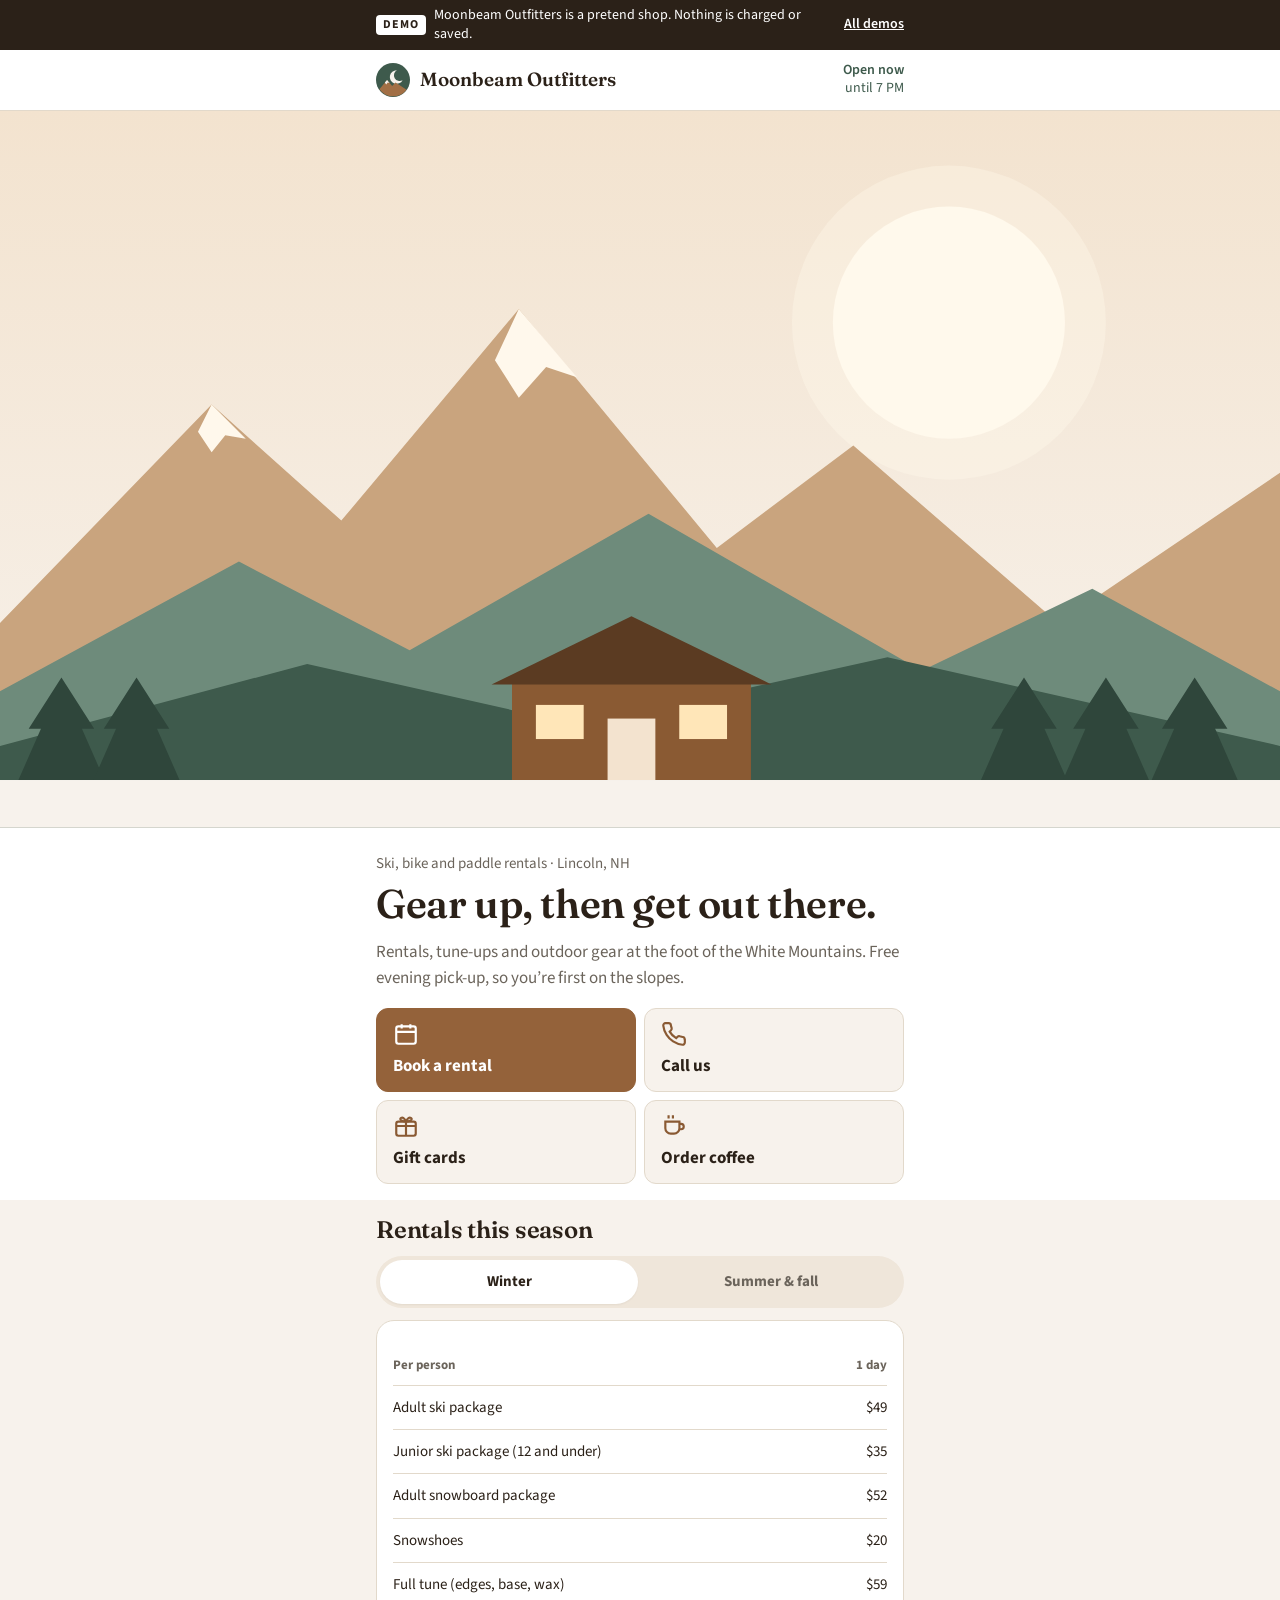
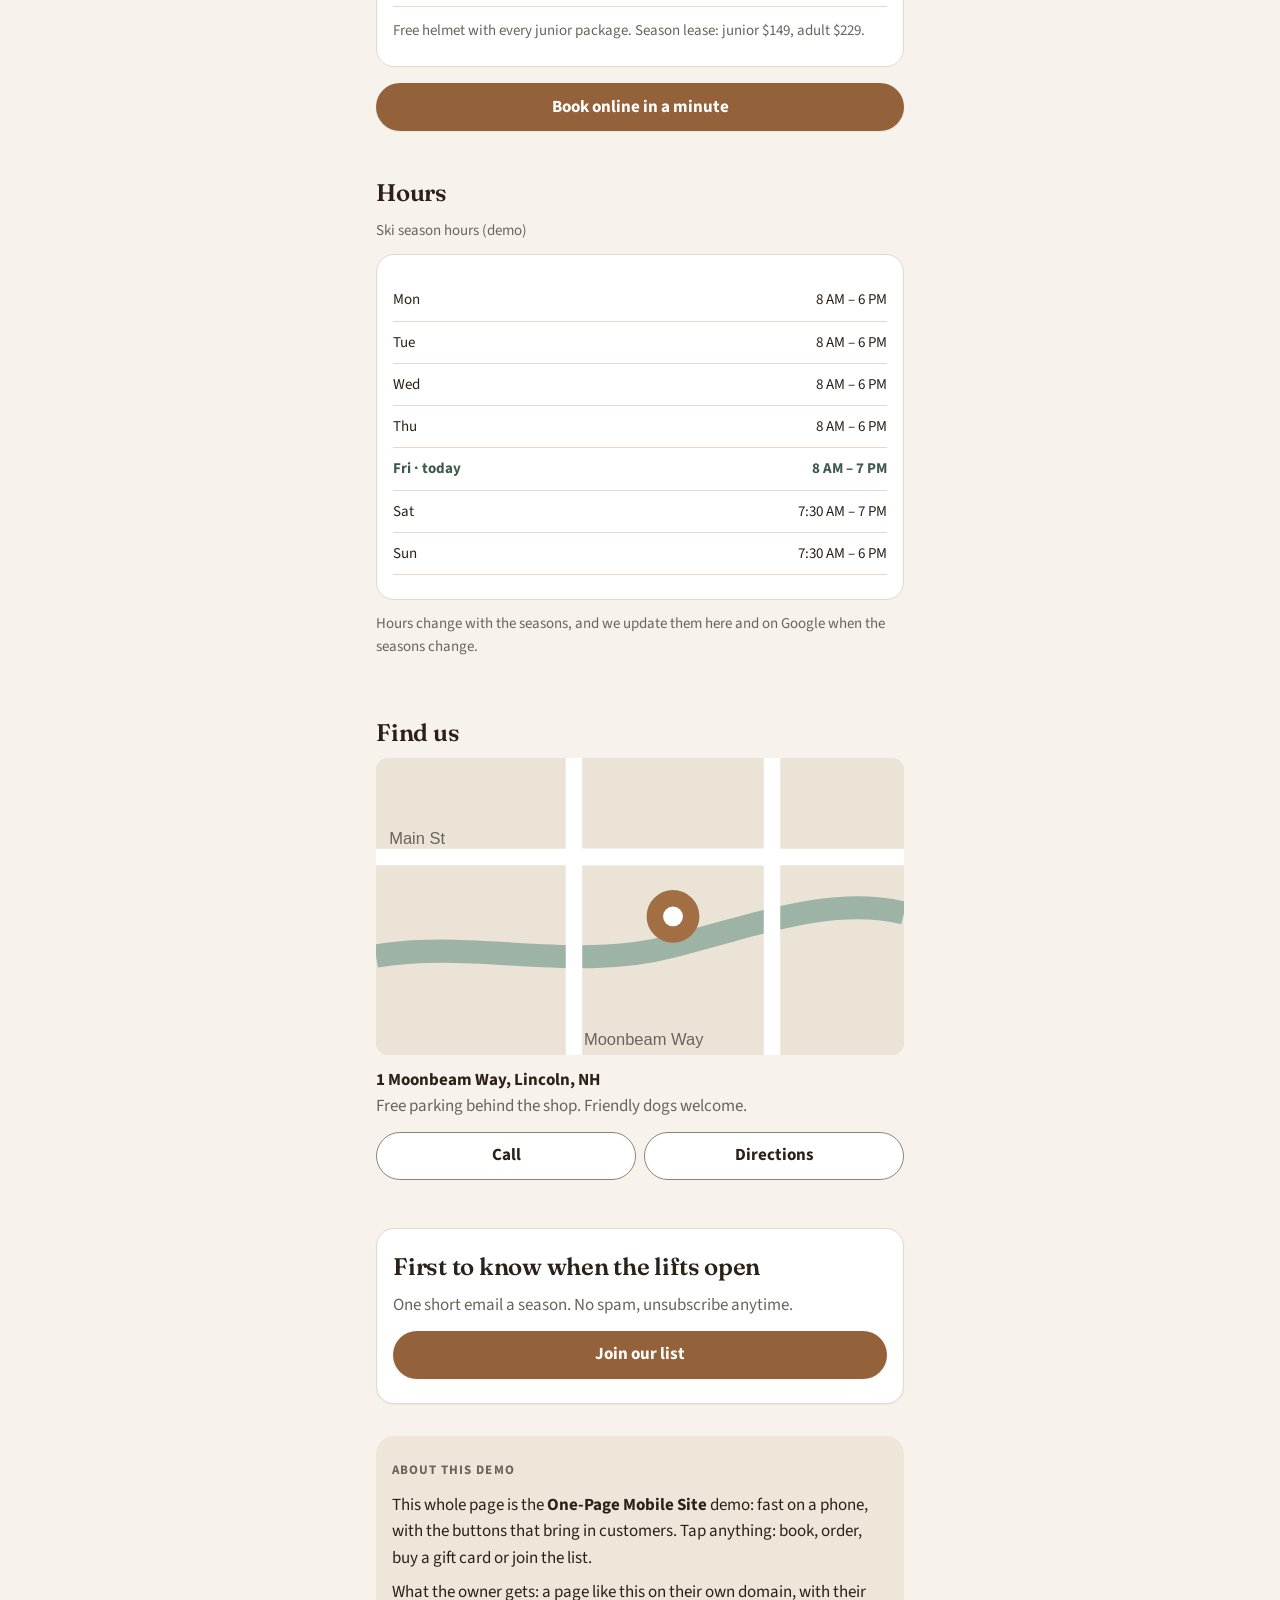
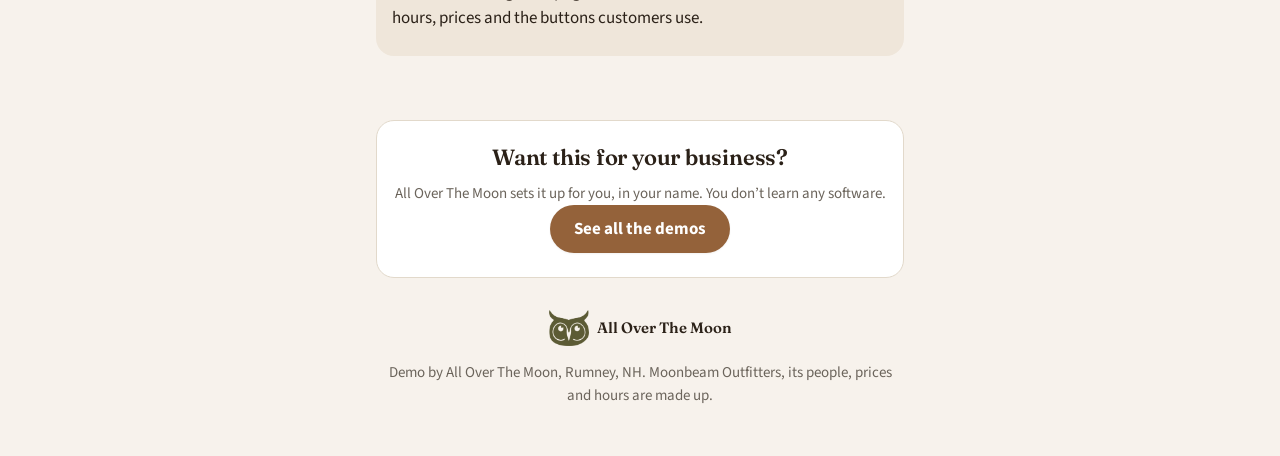
<file: index.html>
<!doctype html>
<html lang="en">
<head>
<meta charset="utf-8">
<meta name="viewport" content="width=device-width, initial-scale=1, viewport-fit=cover">
<title>Moonbeam Outfitters (demo)</title>
<meta name="description" content="Demo one-page site for a pretend outdoor shop in Lincoln, NH: call, book, gift cards, order and join the list, all from a phone.">
<meta name="robots" content="noindex, nofollow">
<meta name="theme-color" content="#2B2118">
<meta property="og:title" content="Moonbeam Outfitters (demo)">
<meta property="og:description" content="Demo one-page site for a pretend outdoor shop in Lincoln, NH: call, book, gift cards, order and join the list, all from a phone.">
<meta property="og:image" content="https://demo.alloverthemoon.com/assets/aotm-logo-256.png">
<link rel="icon" type="image/png" href="/assets/aotm-logo-256.png">
<link rel="apple-touch-icon" href="/assets/apple-touch-icon.png">
<link rel="preconnect" href="https://fonts.googleapis.com"><link rel="preconnect" href="https://fonts.gstatic.com" crossorigin><link rel="stylesheet" href="https://fonts.googleapis.com/css2?family=Fraunces:opsz,wght@9..144,500..700&family=Source+Sans+3:wght@400;600;700&display=swap">
<link rel="stylesheet" href="/assets/demo.css">
<script src="/assets/config.js"></script>
<script src="/assets/demo.js"></script>
</head>
<body>
<a class="skip" href="#main">Skip to content</a>
<div class="ribbon" role="note"><div class="wrap"><b>DEMO</b><span>Moonbeam Outfitters is a pretend shop. Nothing is charged or saved.</span><a href="/demos/">All demos</a></div></div>
<header class="mb-header"><div class="wrap"><a class="mb-brand" href="/"><svg viewBox="0 0 40 40" aria-hidden="true"><circle cx="20" cy="20" r="20" fill="#3E5A4C"/><path d="M24.5 8.5a8 8 0 1 0 6.8 11.8 6.4 6.4 0 1 1-6.8-11.8z" fill="#F7F2EC"/><path d="M4 31l9-11 6 7 4-4 13 8.5A20 20 0 0 1 4 31z" fill="#A26F45"/><path d="M13 20l3 3.6-2.2-.6-1.8 2.2-1.6-2.4z" fill="#F7F2EC"/></svg><span>Moonbeam Outfitters</span></a><span class="open" data-open aria-live="polite"></span></div></header>
<main id="main">

<section class="hero">
  <div class="hero-art"><svg viewBox="0 0 375 210" preserveAspectRatio="xMidYMid slice" role="img" aria-label="Illustration: mountains under a big moon">
<defs><linearGradient id="sky" x1="0" y1="0" x2="0" y2="1"><stop offset="0" stop-color="#F3E3CF"/><stop offset="1" stop-color="#F7F2EC"/></linearGradient></defs>
<rect width="375" height="210" fill="url(#sky)"/>
<circle cx="278" cy="62" r="34" fill="#FFF8EC"/><circle cx="278" cy="62" r="46" fill="#FFF8EC" opacity=".35"/>
<path d="M0 150L62 86l38 34 52-62 58 70 40-30 60 52 65-44v104H0z" fill="#C9A47E"/>
<path d="M152 58l17 20-9-3-8 9-7-11zM62 86l10 10-6-1-4 5-4-6z" fill="#FFF8EC"/>
<path d="M0 170l70-38 50 26 70-40 80 46 50-24 55 30v40H0z" fill="#6E8B7B"/>
<path d="M0 186l90-24 80 18 90-20 115 26v24H0z" fill="#3E5A4C"/>
<path d="M18 166l9.6 15.0h-3.6l6.6 15.0h-25.2l6.6-15.0h-3.6z" fill="#2F463B"/><path d="M40 166l9.6 15.0h-3.6l6.6 15.0h-25.2l6.6-15.0h-3.6z" fill="#2F463B"/><path d="M300 166l9.6 15.0h-3.6l6.6 15.0h-25.2l6.6-15.0h-3.6z" fill="#2F463B"/><path d="M324 166l9.6 15.0h-3.6l6.6 15.0h-25.2l6.6-15.0h-3.6z" fill="#2F463B"/><path d="M350 166l9.6 15.0h-3.6l6.6 15.0h-25.2l6.6-15.0h-3.6z" fill="#2F463B"/>
<rect x="150" y="166" width="70" height="30" fill="#8A5A33"/><path d="M144 168l41-20 41 20z" fill="#5B3B22"/>
<rect x="178" y="178" width="14" height="18" fill="#F3E3CF"/><rect x="157" y="174" width="14" height="10" fill="#FFE6B8"/><rect x="199" y="174" width="14" height="10" fill="#FFE6B8"/>
<rect x="0" y="196" width="375" height="14" fill="#F7F2EC"/></svg></div>
  <div class="wrap hero-copy">
    <p class="small muted" style="margin-bottom:6px">Ski, bike and paddle rentals · Lincoln, NH</p>
    <h1>Gear up, then get out there.</h1>
    <p class="muted">Rentals, tune-ups and outdoor gear at the foot of the White Mountains. Free evening pick-up, so you’re first on the slopes.</p>
    <div class="action-grid">
      <a class="action primary" href="/book/"><svg viewBox="0 0 24 24" fill="none" stroke="currentColor" stroke-width="2" aria-hidden="true"><rect x="3" y="5" width="18" height="16" rx="2"/><path d="M3 10h18M8 3v4M16 3v4"/></svg>Book a rental</a>
      <a class="action" href="#call" data-call="ai"><svg viewBox="0 0 24 24" fill="none" stroke="currentColor" stroke-width="2" aria-hidden="true"><path d="M22 16.9v3a2 2 0 0 1-2.2 2 19.8 19.8 0 0 1-8.6-3.1 19.5 19.5 0 0 1-6-6A19.8 19.8 0 0 1 2.1 4.2 2 2 0 0 1 4.1 2h3a2 2 0 0 1 2 1.7c.1.9.4 1.8.7 2.7a2 2 0 0 1-.5 2.1L8 9.8a16 16 0 0 0 6 6l1.3-1.3a2 2 0 0 1 2.1-.4c.9.3 1.8.6 2.7.7a2 2 0 0 1 1.7 2z"/></svg>Call us</a>
      <a class="action" href="/gift-cards/"><svg viewBox="0 0 24 24" fill="none" stroke="currentColor" stroke-width="2" aria-hidden="true"><rect x="3" y="8" width="18" height="13" rx="2"/><path d="M12 8v13M3 12h18M12 8S10 3 7.5 4.5 9 8 12 8zm0 0s2-5 4.5-3.5S15 8 12 8z"/></svg>Gift cards</a>
      <a class="action" href="/order/"><svg viewBox="0 0 24 24" fill="none" stroke="currentColor" stroke-width="2" aria-hidden="true"><path d="M4 8h13v6a5 5 0 0 1-5 5H9a5 5 0 0 1-5-5zM17 10h1.5a2.5 2.5 0 0 1 0 5H17M7 2v3M11 2v3"/></svg>Order coffee</a>
    </div>
  </div>
</section>

<div class="wrap">
  <section class="block" aria-labelledby="h-rent">
    <h2 id="h-rent">Rentals this season</h2>
    <div class="tabs" role="tablist" aria-label="Season">
      <button role="tab" aria-selected="true" data-tab="winter">Winter</button>
      <button role="tab" aria-selected="false" data-tab="summer">Summer &amp; fall</button>
    </div>
    <div class="card flat" style="margin-top:12px" data-pane="winter">
      <table class="price-table"><thead><tr><th>Per person</th><th>1 day</th></tr></thead><tbody>
        <tr><td>Adult ski package</td><td>$49</td></tr>
        <tr><td>Junior ski package (12 and under)</td><td>$35</td></tr>
        <tr><td>Adult snowboard package</td><td>$52</td></tr>
        <tr><td>Snowshoes</td><td>$20</td></tr>
        <tr><td>Full tune (edges, base, wax)</td><td>$59</td></tr>
      </tbody></table>
      <p class="small muted" style="margin:12px 0 0">Free helmet with every junior package. Season lease: junior $149, adult $229.</p>
    </div>
    <div class="card flat hidden" style="margin-top:12px" data-pane="summer">
      <table class="price-table"><thead><tr><th>Item</th><th>Full day</th></tr></thead><tbody>
        <tr><td>Single kayak</td><td>$65</td></tr>
        <tr><td>Stand-up paddleboard</td><td>$65</td></tr>
        <tr><td>Mountain bike</td><td>$60</td></tr>
        <tr><td>E-bike (16+)</td><td>$110</td></tr>
      </tbody></table>
      <p class="small muted" style="margin:12px 0 0">Life jackets, paddles, helmets and a bike lock included.</p>
    </div>
    <a class="btn block" style="margin-top:16px" href="/book/">Book online in a minute</a>
  </section>

  <section class="block" aria-labelledby="h-hours">
    <h2 id="h-hours">Hours</h2>
    <p class="muted small" id="season-name"></p>
    <div class="card flat"><ul class="hours" id="hours"></ul></div>
    <p class="small muted" style="margin-top:12px">Hours change with the seasons, and we update them here and on Google when the seasons change.</p>
  </section>

  <section class="block" aria-labelledby="h-find">
    <h2 id="h-find">Find us</h2>
    <div class="map"><svg viewBox="0 0 320 180" preserveAspectRatio="xMidYMid slice" role="img" aria-label="Map sketch: Moonbeam is on Moonbeam Way, off Main Street"><rect width="320" height="180" fill="#EAE3D6"/>
<path d="M0 120c60-10 120 10 180-6s100-30 140-20" stroke="#9DB3A6" stroke-width="14" fill="none"/><path d="M0 60h320M120 0v180M240 0v180" stroke="#fff" stroke-width="10"/><path d="M120 60h120" stroke="#fff" stroke-width="10"/>
<text x="8" y="52" font-family="Arial" font-size="10" fill="#6B645B">Main St</text><text x="126" y="174" font-family="Arial" font-size="10" fill="#6B645B">Moonbeam Way</text>
<circle cx="180" cy="96" r="16" fill="#A26F45"/><circle cx="180" cy="96" r="6" fill="#fff"/></svg></div>
    <p style="margin-top:12px"><b>1 Moonbeam Way, Lincoln, NH</b><br><span class="muted">Free parking behind the shop. Friendly dogs welcome.</span></p>
    <div class="btn-row"><a class="btn ghost" href="#call" data-call="ai">Call</a><button class="btn ghost" id="dir">Directions</button></div>
  </section>

  <section class="block" aria-labelledby="h-list">
    <div class="card">
      <h2 id="h-list">First to know when the lifts open</h2>
      <p class="muted">One short email a season. No spam, unsubscribe anytime.</p>
      <a class="btn block" href="/join/">Join our list</a>
    </div>
  </section>

  <div class="card flat" style="background:var(--cream-2);border:0">
    <p class="panel-title">About this demo</p>
    <p style="margin:0">This whole page is the <b>One-Page Mobile Site</b> demo: fast on a phone, with the buttons that bring in customers. Tap anything: book, order, buy a gift card or join the list.</p><p style="margin:8px 0 0">What the owner gets: a page like this on their own domain, with their hours, prices and the buttons customers use.</p>
  </div>
</div>

<script>
  const { $, $$, weekHours, sheet } = MB
  $$('[data-tab]').forEach(b => b.onclick = () => {
    $$('[data-tab]').forEach(x => x.setAttribute('aria-selected', x === b))
    $$('[data-pane]').forEach(p => p.classList.toggle('hidden', p.dataset.pane !== b.dataset.tab))
  })
  const w = weekHours(), today = MB.nhNow().getDay()
  $('#season-name').textContent = w.season + ' hours (demo)'
  $('#hours').innerHTML = w.rows.map(r => `<li class="${r.i === today ? 'now' : ''}"><span>${r.day}${r.i === today ? ' · today' : ''}</span><span>${r.h}</span></li>`).join('')
  $('#dir').onclick = () => sheet('<p class="panel-title">Directions</p><h2>Opens your maps app</h2><p>On a real site this opens Google Maps or Apple Maps with the shop already set as the destination. Moonbeam is pretend, so there’s nowhere to drive to.</p>', { label: 'Directions' })
</script>

</main>
<footer class="foot"><div class="wrap">
<div class="cta-band"><h2>Want this for your business?</h2><p class="muted">All Over The Moon sets it up for you, in your name. You don’t learn any software.</p><a class="btn" href="/demos/">See all the demos</a></div>
<p style="margin-top:32px"><a class="aotm" href="/demos/"><img src="/assets/aotm-logo-256.png" alt="" width="40" height="36">All Over The Moon</a></p>
<p>Demo by All Over The Moon, Rumney, NH. Moonbeam Outfitters, its people, prices and hours are made up.</p>
</div></footer>
</body>
</html>
</file>
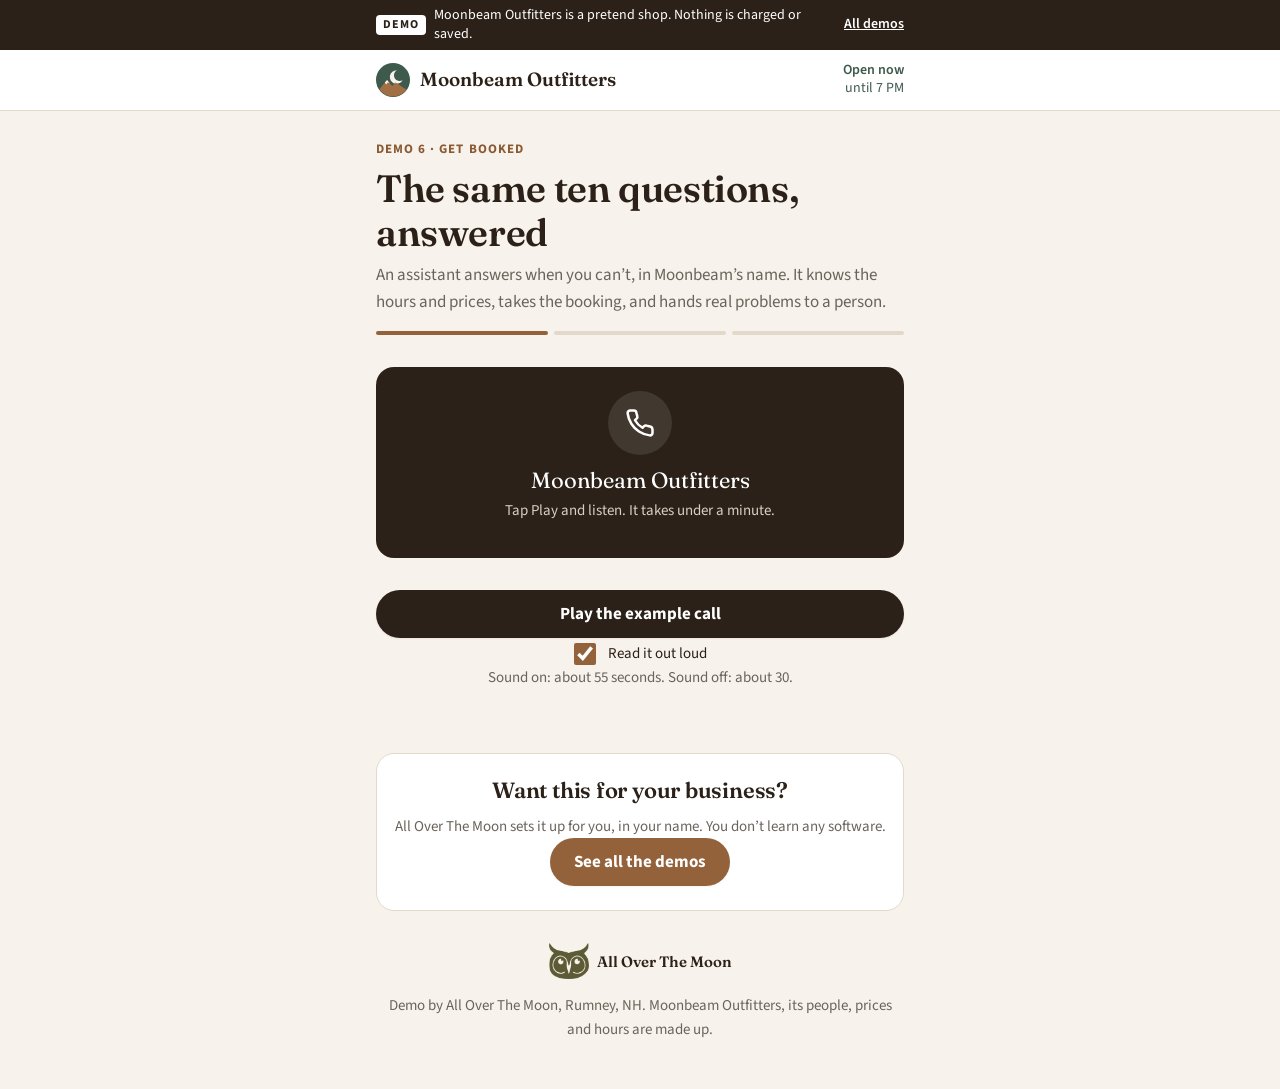
<file: ai-receptionist/index.html>
<!doctype html>
<html lang="en">
<head>
<meta charset="utf-8">
<meta name="viewport" content="width=device-width, initial-scale=1, viewport-fit=cover">
<title>AI Phone Receptionist · Moonbeam demo</title>
<meta name="description" content="An assistant that answers the shop&#x27;s phone, answers the usual questions, takes the booking and emails the owner a summary.">
<meta name="robots" content="noindex, nofollow">
<meta name="theme-color" content="#2B2118">
<meta property="og:title" content="AI Phone Receptionist · Moonbeam demo">
<meta property="og:description" content="An assistant that answers the shop&#x27;s phone, answers the usual questions, takes the booking and emails the owner a summary.">
<meta property="og:image" content="https://demo.alloverthemoon.com/assets/aotm-logo-256.png">
<link rel="icon" type="image/png" href="/assets/aotm-logo-256.png">
<link rel="apple-touch-icon" href="/assets/apple-touch-icon.png">
<link rel="preconnect" href="https://fonts.googleapis.com"><link rel="preconnect" href="https://fonts.gstatic.com" crossorigin><link rel="stylesheet" href="https://fonts.googleapis.com/css2?family=Fraunces:opsz,wght@9..144,500..700&family=Source+Sans+3:wght@400;600;700&display=swap">
<link rel="stylesheet" href="/assets/demo.css">
<script src="/assets/config.js"></script>
<script src="/assets/demo.js"></script>
</head>
<body>
<a class="skip" href="#main">Skip to content</a>
<div class="ribbon" role="note"><div class="wrap"><b>DEMO</b><span>Moonbeam Outfitters is a pretend shop. Nothing is charged or saved.</span><a href="/demos/">All demos</a></div></div>
<header class="mb-header"><div class="wrap"><a class="mb-brand" href="/"><svg viewBox="0 0 40 40" aria-hidden="true"><circle cx="20" cy="20" r="20" fill="#3E5A4C"/><path d="M24.5 8.5a8 8 0 1 0 6.8 11.8 6.4 6.4 0 1 1-6.8-11.8z" fill="#F7F2EC"/><path d="M4 31l9-11 6 7 4-4 13 8.5A20 20 0 0 1 4 31z" fill="#A26F45"/><path d="M13 20l3 3.6-2.2-.6-1.8 2.2-1.6-2.4z" fill="#F7F2EC"/></svg><span>Moonbeam Outfitters</span></a><span class="open" data-open aria-live="polite"></span></div></header>
<main id="main">

<div class="wrap">
  <div class="intro">
    <span class="kicker">Demo 6 · Get Booked</span>
    <h1>The same ten questions, answered</h1>
    <p>An assistant answers when you can’t, in Moonbeam’s name. It knows the hours and prices, takes the booking, and hands real problems to a person.</p>
    <div class="steps-dots" aria-hidden="true"><i class="on"></i><i></i><i></i></div>
  </div>

  <div class="card" style="text-align:center" data-needs-line>
    <p class="panel-title">Best way: call it yourself</p>
    <p class="muted">Ask what a customer would: “Are you open Sunday? How much for two ski packages?”</p>
    <button class="btn block" data-call="ai" id="callbtn">Call the demo line</button>
    <p class="small muted" style="margin:8px 0 0" id="callnote">The live line is being set up. Meanwhile, play the example below.</p>
  </div>

  <div class="call-card" id="call" style="margin-top:16px">
    <div class="ring"></div>
    <p class="who">Moonbeam Outfitters</p>
    <p class="state" id="state" aria-live="polite">Tap Play and listen. It takes under a minute.</p>
  </div>
  <div class="chat" id="chat" aria-live="polite"></div>
  <div class="stack" id="start" style="margin-top:16px">
    <button class="btn block dark" id="play">Play the example call</button>
    <label class="check" style="justify-content:center;margin:4px 0 0"><input type="checkbox" id="sound" checked> Read it out loud</label>
    <p class="small muted center" style="margin:0">Sound on: about 55 seconds. Sound off: about 30.</p>
  </div>

  <div id="owner" class="hidden">
    <div class="owner">
      <p class="lead-in">Right after the call · the owner’s email</p>
      <div class="mail arrive">
        <div class="mail-bar"><b>Inbox</b><span id="t1"></span></div>
        <div class="mail-head"><p class="mail-subject">Call answered: rental request for Saturday</p><div class="mail-from"><span class="avatar">AI</span><span>Moonbeam phone assistant · to Sam</span></div></div>
        <div class="mail-body">
          <dl class="summary">
            <dt>Caller</dt><dd>Taylor Brooks · (603) 555-0172</dd>
            <dt>Asked</dt><dd>Sunday hours, price of 2 ski packages</dd>
            <dt>Booked</dt><dd>2 adult ski packages, Sat · pick-up Fri night</dd>
            <dt>Needs you</dt><dd><span class="tag hot">Call back</span> asked to talk to Sam</dd>
          </dl>
          <p class="small muted" style="margin:0">Full transcript below the summary. No audio is kept.</p>
        </div>
      </div>
      <div class="mail arrive" style="margin-top:12px">
        <div class="mail-head"><p class="mail-subject">Your Moonbeam rental request</p><div class="mail-from"><span class="avatar">MB</span><span>Moonbeam Outfitters · to Taylor</span></div></div>
        <div class="mail-body"><p style="margin:0">Hi Taylor, thanks for calling. We have 2 adult ski packages down for Saturday, pick-up Friday after 3 PM. We’ll confirm by email.</p></div>
      </div>
    </div>
    <div class="card flat" style="margin-top:16px">
      <p class="panel-title">How it’s set up</p>
      <ul class="diff">
        <li>It sticks to your hours, prices and rules. If it isn’t sure, it takes a message for you.</li>
        <li>If a caller is upset or asks for a person, it marks the call for you to call back.</li>
        <li>It tells callers the call is transcribed. You get the text, not a recording.</li>
      </ul>
    </div>
    <button class="btn ghost block" style="margin-top:20px" id="again">Play it again</button>
  </div>
</div>
<script>
  const { $, wait, say, nowTime, ICON } = MB
  $('#call .ring').innerHTML = ICON.phone
  if ((window.MB_CONFIG || {}).aiLine) { $('#callnote').textContent = 'It answers in Moonbeam’s name. Put it on speaker.' }
  const T = [
    ['line', 'Thanks for calling Moonbeam Outfitters, this call is transcribed. How can I help?'],
    ['caller', 'Hi, are you open Sunday?'],
    ['line', 'Yes. In ski season we’re open Sunday from 7:30 in the morning to 6 in the evening.'],
    ['caller', 'How much for two adult ski packages?'],
    ['line', 'An adult ski package is 49 dollars a day, so 98 dollars for two. Would you like me to put in a request for a date?'],
    ['caller', 'Saturday, and we’d pick up Friday night.'],
    ['line', 'Great, evening pick-up after 3 PM is free. Can I get your name and email for the confirmation?'],
    ['caller', 'Taylor Brooks. Actually, can I talk to Sam?'],
    ['line', 'Sam is with customers right now. I’ve marked it as a priority call-back, and Sam will call you today. Anything else?'],
    ['caller', 'That’s it, thanks!']
  ]
  function bubble(cls, who, text) { const b = document.createElement('div'); b.className = 'bubble ' + cls; b.innerHTML = '<small>' + who + '</small>' + MB.esc(text); $('#chat').appendChild(b); b.scrollIntoView({ behavior: 'smooth', block: 'nearest' }) }
  async function run() {
    say.on = $('#sound').checked; if (window.speechSynthesis) speechSynthesis.cancel()
    $('#start').classList.add('hidden'); $('#owner').classList.add('hidden'); $('#chat').innerHTML = ''
    const c = $('#call'), st = $('#state')
    c.classList.add('ringing'); st.textContent = 'Ringing…'; await wait(1400); c.classList.remove('ringing'); st.textContent = 'Answered by the assistant'
    MB.steps(2)
    for (const [who, text] of T) { bubble(who === 'line' ? 'them' : 'me', who === 'line' ? 'Assistant' : 'Caller', text); await say(text, who) ; await wait(250) }
    st.textContent = 'Call ended · 0:52'
    await wait(900)
    $('#t1').textContent = 'just now · ' + nowTime()
    $('#owner').classList.remove('hidden'); MB.steps(3)
    $('#owner').scrollIntoView({ behavior: 'smooth', block: 'start' })
  }
  $('#play').onclick = run
  $('#again').onclick = () => { window.scrollTo({ top: 0, behavior: 'smooth' }); run() }
</script>

</main>
<footer class="foot"><div class="wrap">
<div class="cta-band"><h2>Want this for your business?</h2><p class="muted">All Over The Moon sets it up for you, in your name. You don’t learn any software.</p><a class="btn" href="/demos/">See all the demos</a></div>
<p style="margin-top:32px"><a class="aotm" href="/demos/"><img src="/assets/aotm-logo-256.png" alt="" width="40" height="36">All Over The Moon</a></p>
<p>Demo by All Over The Moon, Rumney, NH. Moonbeam Outfitters, its people, prices and hours are made up.</p>
</div></footer>
</body>
</html>
</file>
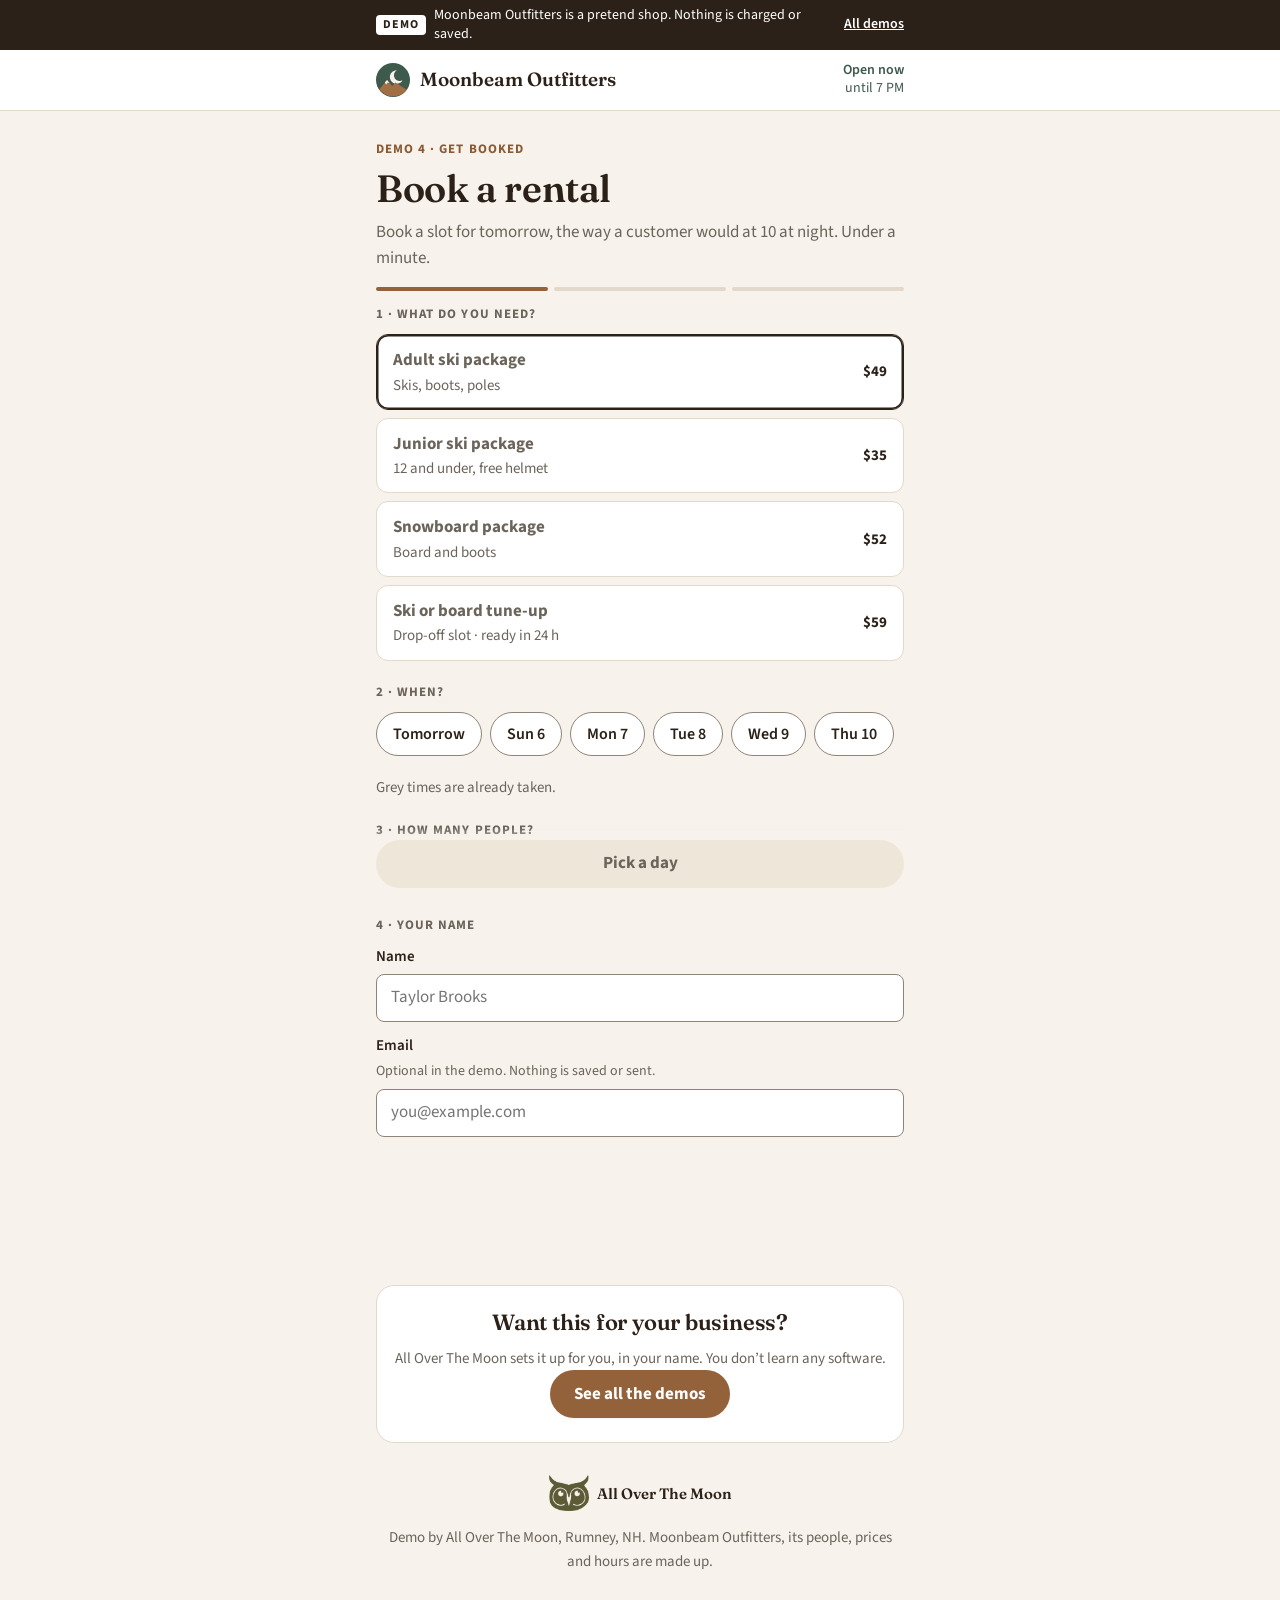
<file: book/index.html>
<!doctype html>
<html lang="en">
<head>
<meta charset="utf-8">
<meta name="viewport" content="width=device-width, initial-scale=1, viewport-fit=cover">
<title>Book Online · Moonbeam demo</title>
<meta name="description" content="Book a rental or tune-up for tomorrow in under a minute, and see the confirmation email.">
<meta name="robots" content="noindex, nofollow">
<meta name="theme-color" content="#2B2118">
<meta property="og:title" content="Book Online · Moonbeam demo">
<meta property="og:description" content="Book a rental or tune-up for tomorrow in under a minute, and see the confirmation email.">
<meta property="og:image" content="https://demo.alloverthemoon.com/assets/aotm-logo-256.png">
<link rel="icon" type="image/png" href="/assets/aotm-logo-256.png">
<link rel="apple-touch-icon" href="/assets/apple-touch-icon.png">
<link rel="preconnect" href="https://fonts.googleapis.com"><link rel="preconnect" href="https://fonts.gstatic.com" crossorigin><link rel="stylesheet" href="https://fonts.googleapis.com/css2?family=Fraunces:opsz,wght@9..144,500..700&family=Source+Sans+3:wght@400;600;700&display=swap">
<link rel="stylesheet" href="/assets/demo.css">
<script src="/assets/config.js"></script>
<script src="/assets/demo.js"></script>
</head>
<body>
<a class="skip" href="#main">Skip to content</a>
<div class="ribbon" role="note"><div class="wrap"><b>DEMO</b><span>Moonbeam Outfitters is a pretend shop. Nothing is charged or saved.</span><a href="/demos/">All demos</a></div></div>
<header class="mb-header"><div class="wrap"><a class="mb-brand" href="/"><svg viewBox="0 0 40 40" aria-hidden="true"><circle cx="20" cy="20" r="20" fill="#3E5A4C"/><path d="M24.5 8.5a8 8 0 1 0 6.8 11.8 6.4 6.4 0 1 1-6.8-11.8z" fill="#F7F2EC"/><path d="M4 31l9-11 6 7 4-4 13 8.5A20 20 0 0 1 4 31z" fill="#A26F45"/><path d="M13 20l3 3.6-2.2-.6-1.8 2.2-1.6-2.4z" fill="#F7F2EC"/></svg><span>Moonbeam Outfitters</span></a><span class="open" data-open aria-live="polite"></span></div></header>
<main id="main">

<div class="wrap">
  <div class="intro">
    <span class="kicker">Demo 4 · Get Booked</span>
    <h1>Book a rental</h1>
    <p>Book a slot for tomorrow, the way a customer would at 10 at night. Under a minute.</p>
    <div class="steps-dots" aria-hidden="true"><i class="on"></i><i></i><i></i></div>
  </div>

  <section data-screen="pick">
    <h2 class="panel-title">1 · What do you need?</h2>
    <div class="options" id="items"></div>

    <h2 class="panel-title" style="margin-top:24px">2 · When?</h2>
    <div class="chips" id="days"></div>
    <div class="chips" id="times" style="margin-top:12px"></div>
    <p class="small muted" style="margin-top:8px">Grey times are already taken.</p>

    <h2 class="panel-title" style="margin-top:24px">3 · How many people?</h2>
    <div class="qty" style="gap:12px"><button type="button" id="minus" aria-label="One fewer">−</button><output id="people" aria-live="polite">2</output><button type="button" class="add" id="plus" aria-label="One more">+</button></div>

    <form id="who" style="margin-top:24px">
      <h2 class="panel-title">4 · Your name</h2>
      <label class="field">Name<input id="name" autocomplete="off" placeholder="Taylor Brooks"></label>
      <label class="field">Email <span class="hint">Optional in the demo. Nothing is saved or sent.</span><input id="email" type="email" autocomplete="off" placeholder="you@example.com"></label>
    </form>
    <div class="cartbar"><button class="btn block" id="go" disabled>Pick a time</button></div>
  </section>

  <section data-screen="done" class="hidden">
    <div class="done">
      <div class="tick" id="tick"></div>
      <h1>You’re booked</h1>
      <p class="muted" id="done-line"></p>
    </div>
    <div class="mail arrive">
      <div class="mail-bar"><b>Inbox</b><span id="mail-time"></span></div>
      <div class="mail-head">
        <p class="mail-subject">Booking confirmed: <span id="m-what"></span></p>
        <div class="mail-from"><span class="avatar">MB</span><span>Moonbeam Outfitters · to <span id="m-to"></span></span></div>
      </div>
      <div class="mail-body">
        <p>Hi <span id="m-name"></span>, you’re all set.</p>
        <dl class="summary"><dt>When</dt><dd id="m-when"></dd><dt>What</dt><dd id="m-item"></dd><dt>Where</dt><dd>1 Moonbeam Way, Lincoln</dd></dl>
        <p class="small">Free evening pick-up after 3 PM the day before. Free cancellation up to 24 hours ahead.</p>
        <p class="small muted" style="margin:0">Add to calendar · Reschedule links come in every confirmation.</p>
      </div>
      <div class="mail-foot">Sent automatically the moment the booking is made.</div>
    </div>

    <div class="owner">
      <p class="lead-in">Meanwhile, on the owner’s phone</p>
      <h2>It’s already on the schedule</h2>
      <ul class="cb" id="sched"></ul>
      <p class="small muted" style="margin:12px 0 0">No call, no sticky note, no double booking. The “Book” button can also go on your Google listing and social pages.</p>
    </div>
    <button class="btn ghost block" style="margin-top:20px" onclick="location.reload()">Book another</button>
  </section>
</div>
<script>
  const { $, $$, esc, addDays, fmtDay, fmtLong, seasonOf, nowTime, ICON } = MB
  const ITEMS = [
    { id: 'ski', name: 'Adult ski package', sub: 'Skis, boots, poles', price: 49, unit: 'per person / day' },
    { id: 'junior', name: 'Junior ski package', sub: '12 and under, free helmet', price: 35, unit: 'per person / day' },
    { id: 'board', name: 'Snowboard package', sub: 'Board and boots', price: 52, unit: 'per person / day' },
    { id: 'tune', name: 'Ski or board tune-up', sub: 'Drop-off slot · ready in 24 h', price: 59, unit: 'per pair' }
  ]
  const want = new URLSearchParams(location.search).get('item')
  let st = { item: ITEMS.find(i => i.id === want) ? want : 'ski', day: null, time: null, people: want === 'tune' ? 1 : 2 }
  const item = () => ITEMS.find(i => i.id === st.item)

  $('#items').innerHTML = ITEMS.map(i => `<button type="button" class="option" data-item="${i.id}"><span><b>${i.name}</b><span>${i.sub}</span></span><span class="price">$${i.price}</span></button>`).join('')
  // next 7 days, skip closed days of the season
  const days = []
  for (let k = 1; days.length < 6 && k < 14; k++) { const d = addDays(k); const h = seasonOf(d).week[d.getDay()]; if (h) days.push({ d, h }) }
  $('#days').innerHTML = days.map((x, i) => `<button type="button" class="chip" data-day="${i}">${i === 0 && x.d.getDate() === addDays(1).getDate() ? 'Tomorrow' : fmtDay(x.d).replace(/,.*/, '') + ' ' + x.d.getDate()}</button>`).join('')
  function times() {
    if (st.day == null) { $('#times').innerHTML = ''; return }
    const h = days[st.day].h, out = []
    for (let m = h[0] + 30; m <= h[1] - 90 && out.length < 8; m += 60) out.push(m)
    const taken = new Set([1, 4, (st.day + 2) % 7])
    $('#times').innerHTML = out.map((m, i) => { const hh = Math.floor(m / 60), mm = m % 60, lbl = (((hh + 11) % 12) + 1) + ':' + String(mm).padStart(2, '0') + (hh >= 12 ? ' PM' : ' AM'); return `<button type="button" class="chip" data-time="${lbl}" ${taken.has(i) ? 'disabled aria-label="' + lbl + ' taken"' : ''}>${lbl}</button>` }).join('')
    $$('[data-time]').forEach(b => b.onclick = () => { st.time = b.dataset.time; paint() })
  }
  function paint() {
    $$('[data-item]').forEach(b => b.setAttribute('aria-pressed', b.dataset.item === st.item))
    $$('[data-day]').forEach(b => b.setAttribute('aria-pressed', +b.dataset.day === st.day))
    $$('[data-time]').forEach(b => b.setAttribute('aria-pressed', b.dataset.time === st.time))
    $('#people').textContent = st.people
    const ok = st.day != null && st.time
    $('#go').disabled = !ok
    $('#go').textContent = ok ? `Book · ${MB.money(item().price * st.people)} at pick-up` : st.day == null ? 'Pick a day' : 'Pick a time'
    MB.steps(ok ? 2 : 1)
  }
  $$('[data-item]').forEach(b => b.onclick = () => { st.item = b.dataset.item; paint() })
  $$('[data-day]').forEach(b => b.onclick = () => { st.day = +b.dataset.day; st.time = null; times(); paint() })
  $('#minus').onclick = () => { st.people = Math.max(1, st.people - 1); paint() }
  $('#plus').onclick = () => { st.people = Math.min(8, st.people + 1); paint() }
  $('#go').onclick = () => {
    const name = $('#name').value.trim() || 'Taylor', first = name.split(' ')[0], email = $('#email').value.trim() || 'you@example.com'
    const d = days[st.day].d, it = item()
    $('#tick').innerHTML = ICON.check
    $('#done-line').textContent = `${fmtLong(d)} at ${st.time}. The confirmation is in your inbox.`
    $('#mail-time').textContent = 'just now · ' + nowTime()
    $('#m-what').textContent = fmtDay(d) + ', ' + st.time
    $('#m-to').textContent = email; $('#m-name').textContent = first
    $('#m-when').textContent = fmtLong(d) + ', ' + st.time
    $('#m-item').textContent = (it.id === 'tune' ? '' : st.people + ' × ') + it.name
    $('#sched').innerHTML = `<li><b>${esc(st.time)} · ${esc(name)}</b><span class="tag ok">New</span><span class="what">${esc((it.id === 'tune' ? '' : st.people + ' × ') + it.name)} · ${esc(fmtDay(d))}</span></li>
      <li><b>${esc(st.time === '10:30 AM' ? '11:30 AM' : '10:30 AM')} · Chris M.</b><span class="tag">Booked</span><span class="what">Snowboard package · booked at 10:14 PM</span></li>`
    MB.show('done'); MB.steps(3)
  }
  paint()
</script>

</main>
<footer class="foot"><div class="wrap">
<div class="cta-band"><h2>Want this for your business?</h2><p class="muted">All Over The Moon sets it up for you, in your name. You don’t learn any software.</p><a class="btn" href="/demos/">See all the demos</a></div>
<p style="margin-top:32px"><a class="aotm" href="/demos/"><img src="/assets/aotm-logo-256.png" alt="" width="40" height="36">All Over The Moon</a></p>
<p>Demo by All Over The Moon, Rumney, NH. Moonbeam Outfitters, its people, prices and hours are made up.</p>
</div></footer>
</body>
</html>
</file>
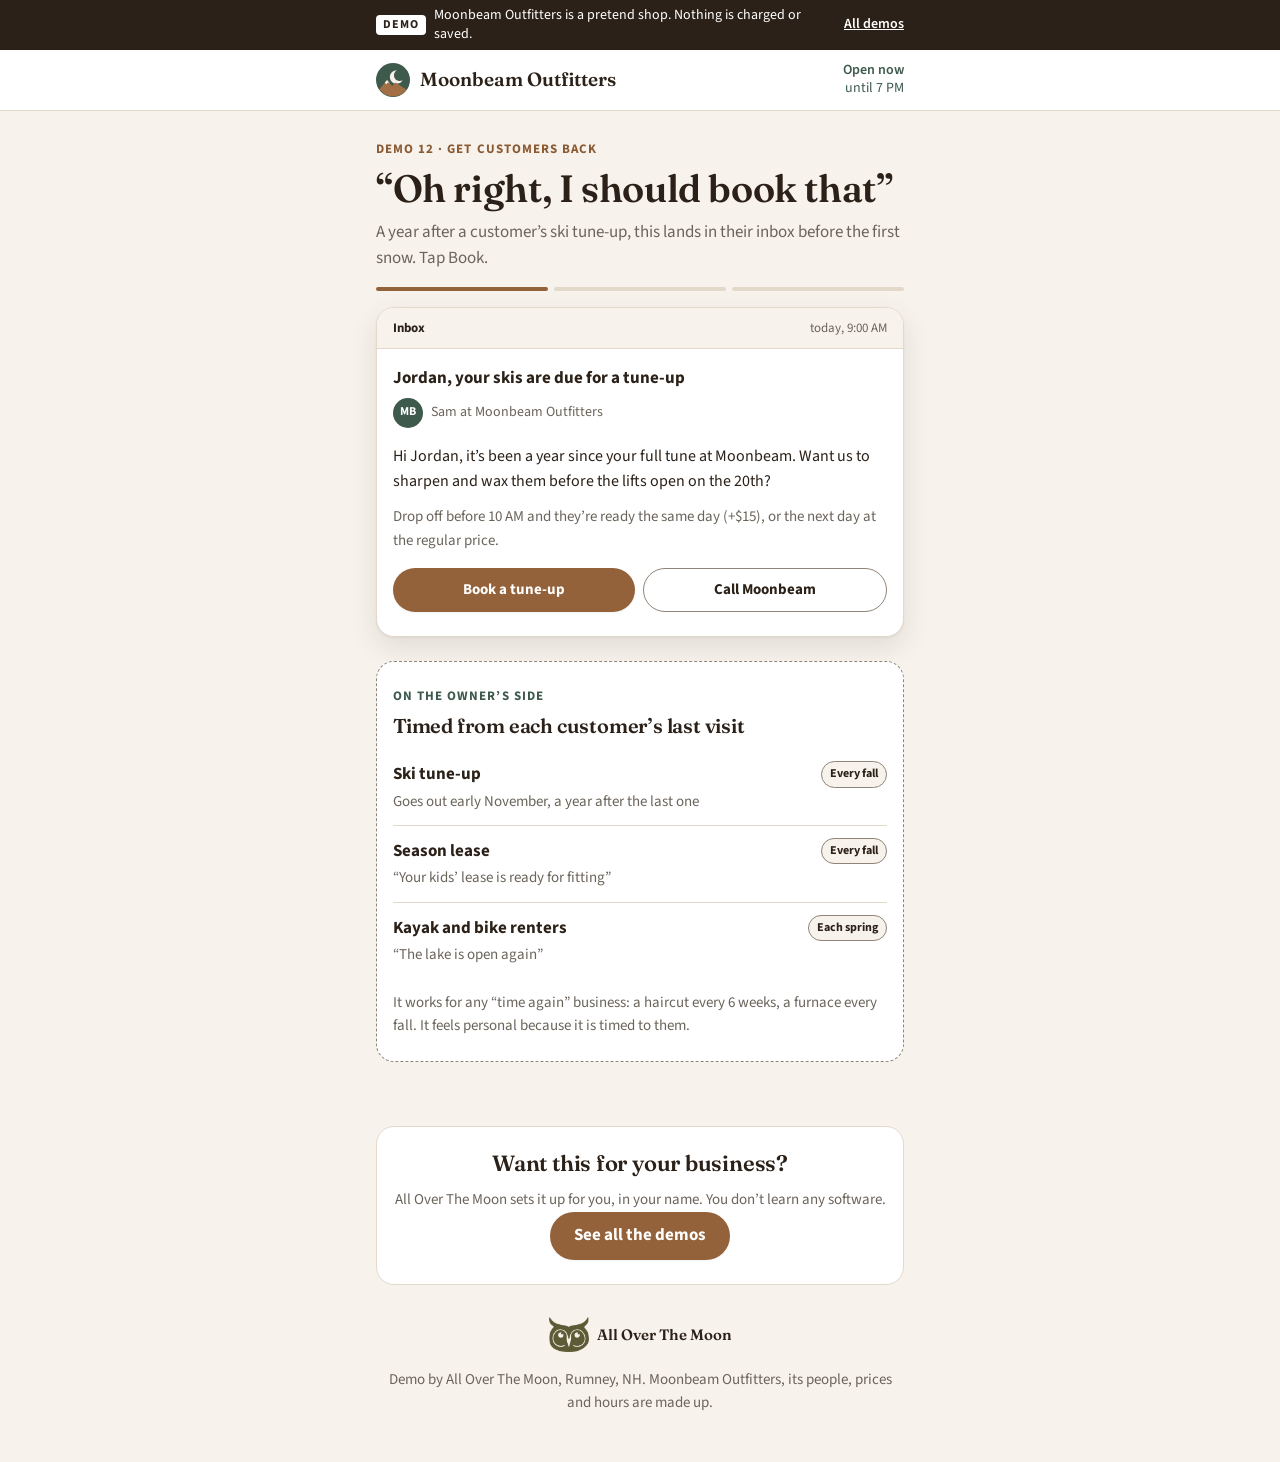
<file: come-back/index.html>
<!doctype html>
<html lang="en">
<head>
<meta charset="utf-8">
<meta name="viewport" content="width=device-width, initial-scale=1, viewport-fit=cover">
<title>Come-Back Reminders · Moonbeam demo</title>
<meta name="description" content="A friendly email when it&#x27;s time again, timed from each customer&#x27;s last visit, with one tap to book.">
<meta name="robots" content="noindex, nofollow">
<meta name="theme-color" content="#2B2118">
<meta property="og:title" content="Come-Back Reminders · Moonbeam demo">
<meta property="og:description" content="A friendly email when it&#x27;s time again, timed from each customer&#x27;s last visit, with one tap to book.">
<meta property="og:image" content="https://demo.alloverthemoon.com/assets/aotm-logo-256.png">
<link rel="icon" type="image/png" href="/assets/aotm-logo-256.png">
<link rel="apple-touch-icon" href="/assets/apple-touch-icon.png">
<link rel="preconnect" href="https://fonts.googleapis.com"><link rel="preconnect" href="https://fonts.gstatic.com" crossorigin><link rel="stylesheet" href="https://fonts.googleapis.com/css2?family=Fraunces:opsz,wght@9..144,500..700&family=Source+Sans+3:wght@400;600;700&display=swap">
<link rel="stylesheet" href="/assets/demo.css">
<script src="/assets/config.js"></script>
<script src="/assets/demo.js"></script>
</head>
<body>
<a class="skip" href="#main">Skip to content</a>
<div class="ribbon" role="note"><div class="wrap"><b>DEMO</b><span>Moonbeam Outfitters is a pretend shop. Nothing is charged or saved.</span><a href="/demos/">All demos</a></div></div>
<header class="mb-header"><div class="wrap"><a class="mb-brand" href="/"><svg viewBox="0 0 40 40" aria-hidden="true"><circle cx="20" cy="20" r="20" fill="#3E5A4C"/><path d="M24.5 8.5a8 8 0 1 0 6.8 11.8 6.4 6.4 0 1 1-6.8-11.8z" fill="#F7F2EC"/><path d="M4 31l9-11 6 7 4-4 13 8.5A20 20 0 0 1 4 31z" fill="#A26F45"/><path d="M13 20l3 3.6-2.2-.6-1.8 2.2-1.6-2.4z" fill="#F7F2EC"/></svg><span>Moonbeam Outfitters</span></a><span class="open" data-open aria-live="polite"></span></div></header>
<main id="main">

<div class="wrap">
  <div class="intro">
    <span class="kicker">Demo 12 · Get Customers Back</span>
    <h1>“Oh right, I should book that”</h1>
    <p>A year after a customer’s ski tune-up, this lands in their inbox before the first snow. Tap Book.</p>
    <div class="steps-dots" aria-hidden="true"><i class="on"></i><i></i><i></i></div>
  </div>

  <div class="mail">
    <div class="mail-bar"><b>Inbox</b><span>today, 9:00 AM</span></div>
    <div class="mail-head"><p class="mail-subject">Jordan, your skis are due for a tune-up</p><div class="mail-from"><span class="avatar">MB</span><span>Sam at Moonbeam Outfitters</span></div></div>
    <div class="mail-body">
      <p>Hi Jordan, it’s been a year since your full tune at Moonbeam. Want us to sharpen and wax them before the lifts open on the 20th?</p>
      <p class="small muted">Drop off before 10 AM and they’re ready the same day (+$15), or the next day at the regular price.</p>
      <div class="btn-row"><a class="btn sm" href="/book/?item=tune" id="bookbtn">Book a tune-up</a><a class="btn sm ghost" href="#call" data-call="ai">Call Moonbeam</a></div>
    </div>
  </div>

  <div class="owner">
    <p class="lead-in">On the owner’s side</p>
    <h2>Timed from each customer’s last visit</h2>
    <ul class="cb">
      <li><b>Ski tune-up</b><span class="tag">Every fall</span><span class="what">Goes out early November, a year after the last one</span></li>
      <li><b>Season lease</b><span class="tag">Every fall</span><span class="what">“Your kids’ lease is ready for fitting”</span></li>
      <li><b>Kayak and bike renters</b><span class="tag">Each spring</span><span class="what">“The lake is open again”</span></li>
    </ul>
    <p class="small muted" style="margin:12px 0 0">It works for any “time again” business: a haircut every 6 weeks, a furnace every fall. It feels personal because it is timed to them.</p>
  </div>
</div>

</main>
<footer class="foot"><div class="wrap">
<div class="cta-band"><h2>Want this for your business?</h2><p class="muted">All Over The Moon sets it up for you, in your name. You don’t learn any software.</p><a class="btn" href="/demos/">See all the demos</a></div>
<p style="margin-top:32px"><a class="aotm" href="/demos/"><img src="/assets/aotm-logo-256.png" alt="" width="40" height="36">All Over The Moon</a></p>
<p>Demo by All Over The Moon, Rumney, NH. Moonbeam Outfitters, its people, prices and hours are made up.</p>
</div></footer>
</body>
</html>
</file>
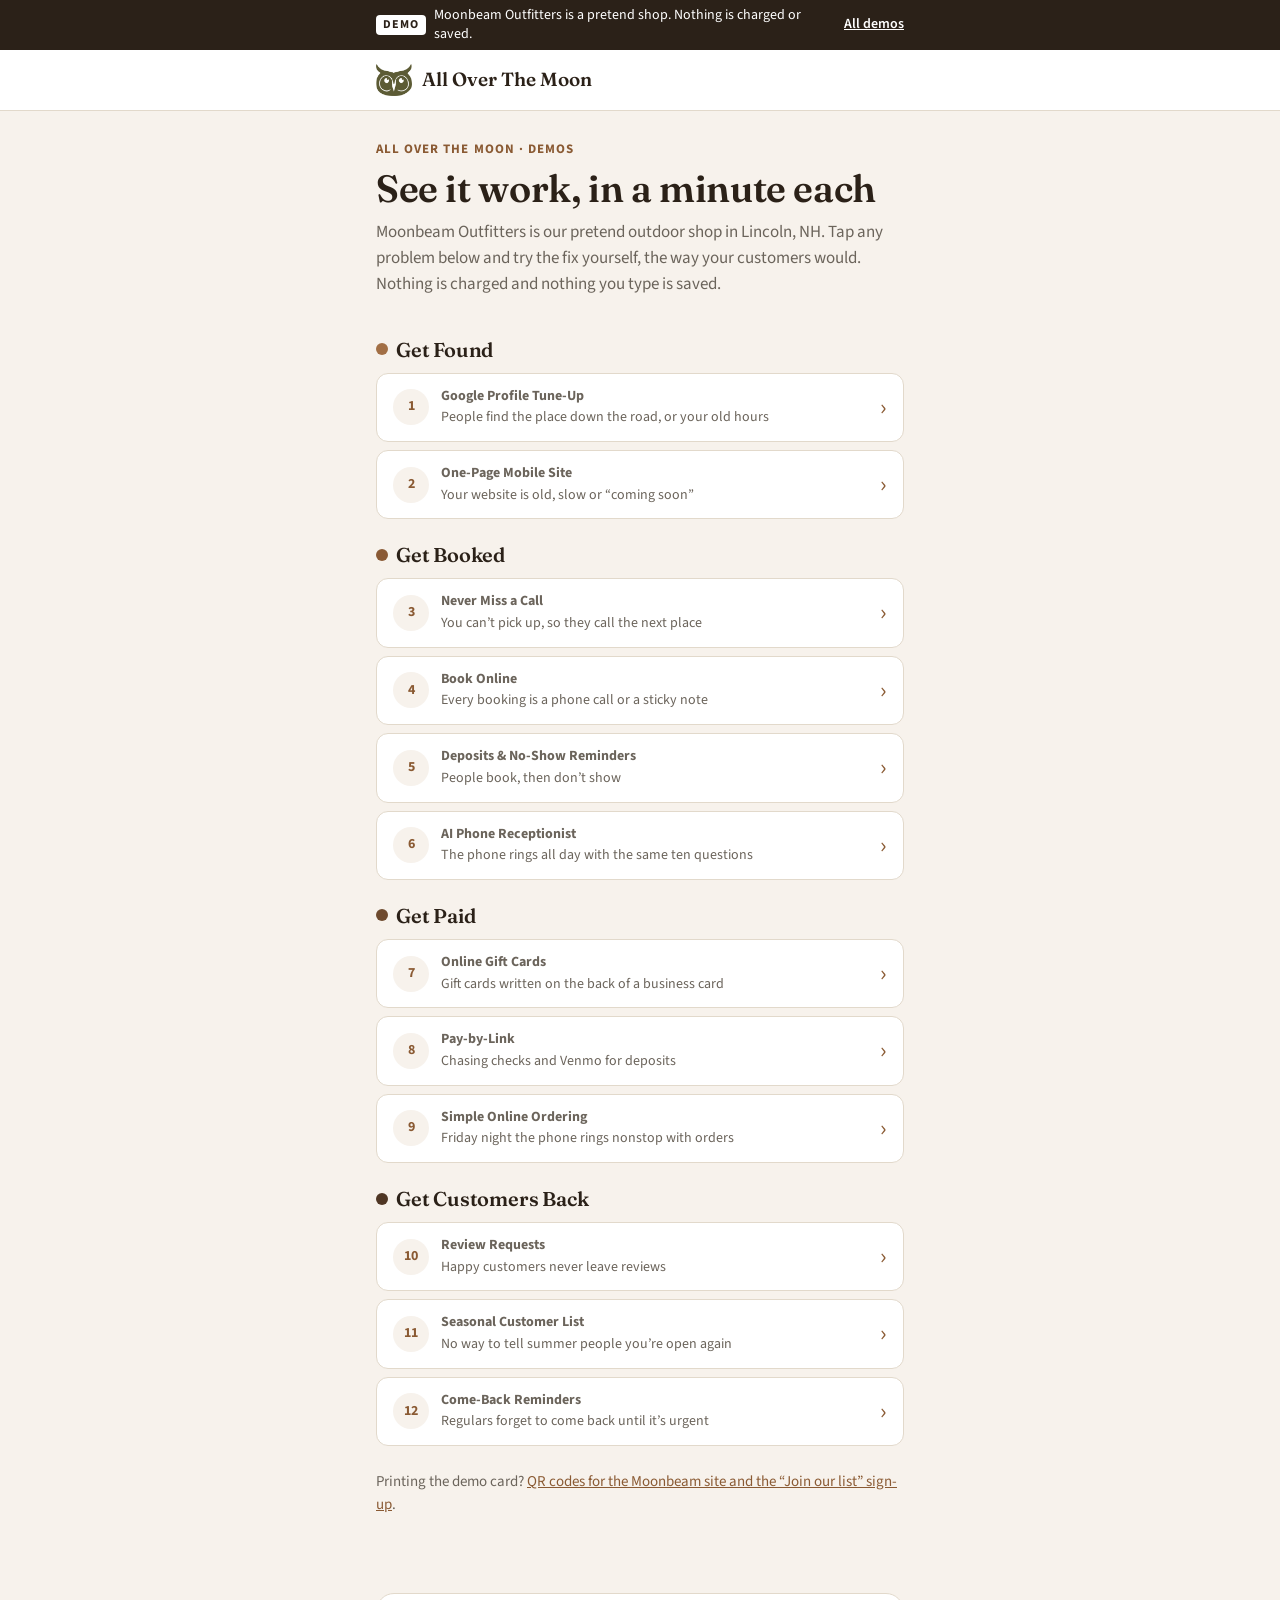
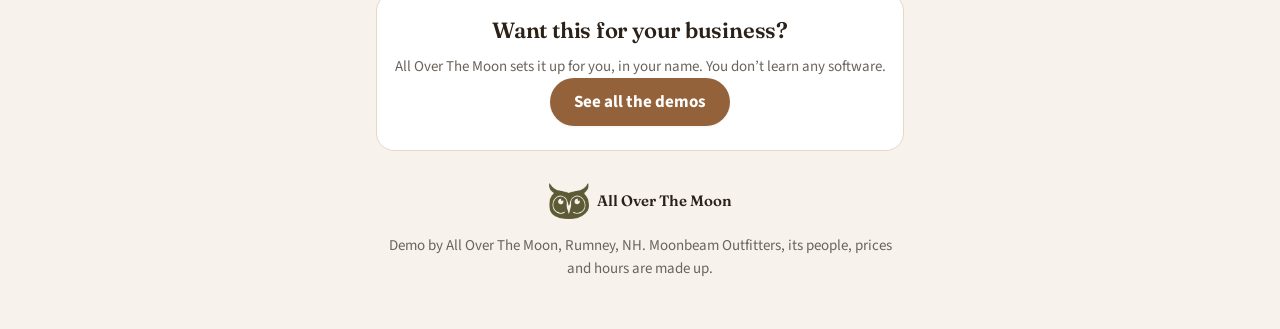
<file: demos/index.html>
<!doctype html>
<html lang="en">
<head>
<meta charset="utf-8">
<meta name="viewport" content="width=device-width, initial-scale=1, viewport-fit=cover">
<title>Try it on your phone · All Over The Moon</title>
<meta name="description" content="Twelve 1-minute demos of the tools All Over The Moon sets up for local businesses, on a pretend shop called Moonbeam Outfitters.">
<meta name="robots" content="noindex, nofollow">
<meta name="theme-color" content="#2B2118">
<meta property="og:title" content="Try it on your phone · All Over The Moon">
<meta property="og:description" content="Twelve 1-minute demos of the tools All Over The Moon sets up for local businesses, on a pretend shop called Moonbeam Outfitters.">
<meta property="og:image" content="https://demo.alloverthemoon.com/assets/aotm-logo-256.png">
<link rel="icon" type="image/png" href="/assets/aotm-logo-256.png">
<link rel="apple-touch-icon" href="/assets/apple-touch-icon.png">
<link rel="preconnect" href="https://fonts.googleapis.com"><link rel="preconnect" href="https://fonts.gstatic.com" crossorigin><link rel="stylesheet" href="https://fonts.googleapis.com/css2?family=Fraunces:opsz,wght@9..144,500..700&family=Source+Sans+3:wght@400;600;700&display=swap">
<link rel="stylesheet" href="/assets/demo.css">
<script src="/assets/config.js"></script>
<script src="/assets/demo.js"></script>
</head>
<body>
<a class="skip" href="#main">Skip to content</a>
<div class="ribbon" role="note"><div class="wrap"><b>DEMO</b><span>Moonbeam Outfitters is a pretend shop. Nothing is charged or saved.</span><a href="/demos/">All demos</a></div></div>
<header class="mb-header"><div class="wrap"><a class="mb-brand" href="/demos/"><img src="/assets/aotm-logo-256.png" alt="" width="36" height="32" style="width:36px"><span>All Over The Moon</span></a></div></header>
<main id="main">

<div class="wrap">
  <div class="intro">
    <span class="kicker">All Over The Moon · demos</span>
    <h1>See it work, in a minute each</h1>
    <p>Moonbeam Outfitters is our pretend outdoor shop in Lincoln, NH. Tap any problem below and try the fix yourself, the way your customers would. Nothing is charged and nothing you type is saved.</p>
  </div>

  <div class="door">
    <h2><i style="background:#A26F45"></i>Get Found</h2>
    <a class="tool-link" href="/google-profile/"><span class="n">1</span><span><b>Google Profile Tune-Up</b><span>People find the place down the road, or your old hours</span></span><span class="go" aria-hidden="true">›</span></a>
    <a class="tool-link" href="/"><span class="n">2</span><span><b>One-Page Mobile Site</b><span>Your website is old, slow or “coming soon”</span></span><span class="go" aria-hidden="true">›</span></a>
  </div>

  <div class="door">
    <h2><i style="background:#8A5A35"></i>Get Booked</h2>
    <a class="tool-link" href="/missed-call/"><span class="n">3</span><span><b>Never Miss a Call</b><span>You can’t pick up, so they call the next place</span></span><span class="go" aria-hidden="true">›</span></a>
    <a class="tool-link" href="/book/"><span class="n">4</span><span><b>Book Online</b><span>Every booking is a phone call or a sticky note</span></span><span class="go" aria-hidden="true">›</span></a>
    <a class="tool-link" href="/deposits/"><span class="n">5</span><span><b>Deposits &amp; No-Show Reminders</b><span>People book, then don’t show</span></span><span class="go" aria-hidden="true">›</span></a>
    <a class="tool-link" href="/ai-receptionist/"><span class="n">6</span><span><b>AI Phone Receptionist</b><span>The phone rings all day with the same ten questions</span></span><span class="go" aria-hidden="true">›</span></a>
  </div>

  <div class="door">
    <h2><i style="background:#6E4A2E"></i>Get Paid</h2>
    <a class="tool-link" href="/gift-cards/"><span class="n">7</span><span><b>Online Gift Cards</b><span>Gift cards written on the back of a business card</span></span><span class="go" aria-hidden="true">›</span></a>
    <a class="tool-link" href="/pay/"><span class="n">8</span><span><b>Pay-by-Link</b><span>Chasing checks and Venmo for deposits</span></span><span class="go" aria-hidden="true">›</span></a>
    <a class="tool-link" href="/order/"><span class="n">9</span><span><b>Simple Online Ordering</b><span>Friday night the phone rings nonstop with orders</span></span><span class="go" aria-hidden="true">›</span></a>
  </div>

  <div class="door">
    <h2><i style="background:#4F3624"></i>Get Customers Back</h2>
    <a class="tool-link" href="/reviews/"><span class="n">10</span><span><b>Review Requests</b><span>Happy customers never leave reviews</span></span><span class="go" aria-hidden="true">›</span></a>
    <a class="tool-link" href="/join/"><span class="n">11</span><span><b>Seasonal Customer List</b><span>No way to tell summer people you’re open again</span></span><span class="go" aria-hidden="true">›</span></a>
    <a class="tool-link" href="/come-back/"><span class="n">12</span><span><b>Come-Back Reminders</b><span>Regulars forget to come back until it’s urgent</span></span><span class="go" aria-hidden="true">›</span></a>
  </div>

  <p class="small muted" style="margin-top:24px">Printing the demo card? <a href="/qr/">QR codes for the Moonbeam site and the “Join our list” sign-up</a>.</p>
</div>

</main>
<footer class="foot"><div class="wrap">
<div class="cta-band"><h2>Want this for your business?</h2><p class="muted">All Over The Moon sets it up for you, in your name. You don’t learn any software.</p><a class="btn" href="/demos/">See all the demos</a></div>
<p style="margin-top:32px"><a class="aotm" href="/demos/"><img src="/assets/aotm-logo-256.png" alt="" width="40" height="36">All Over The Moon</a></p>
<p>Demo by All Over The Moon, Rumney, NH. Moonbeam Outfitters, its people, prices and hours are made up.</p>
</div></footer>
</body>
</html>
</file>
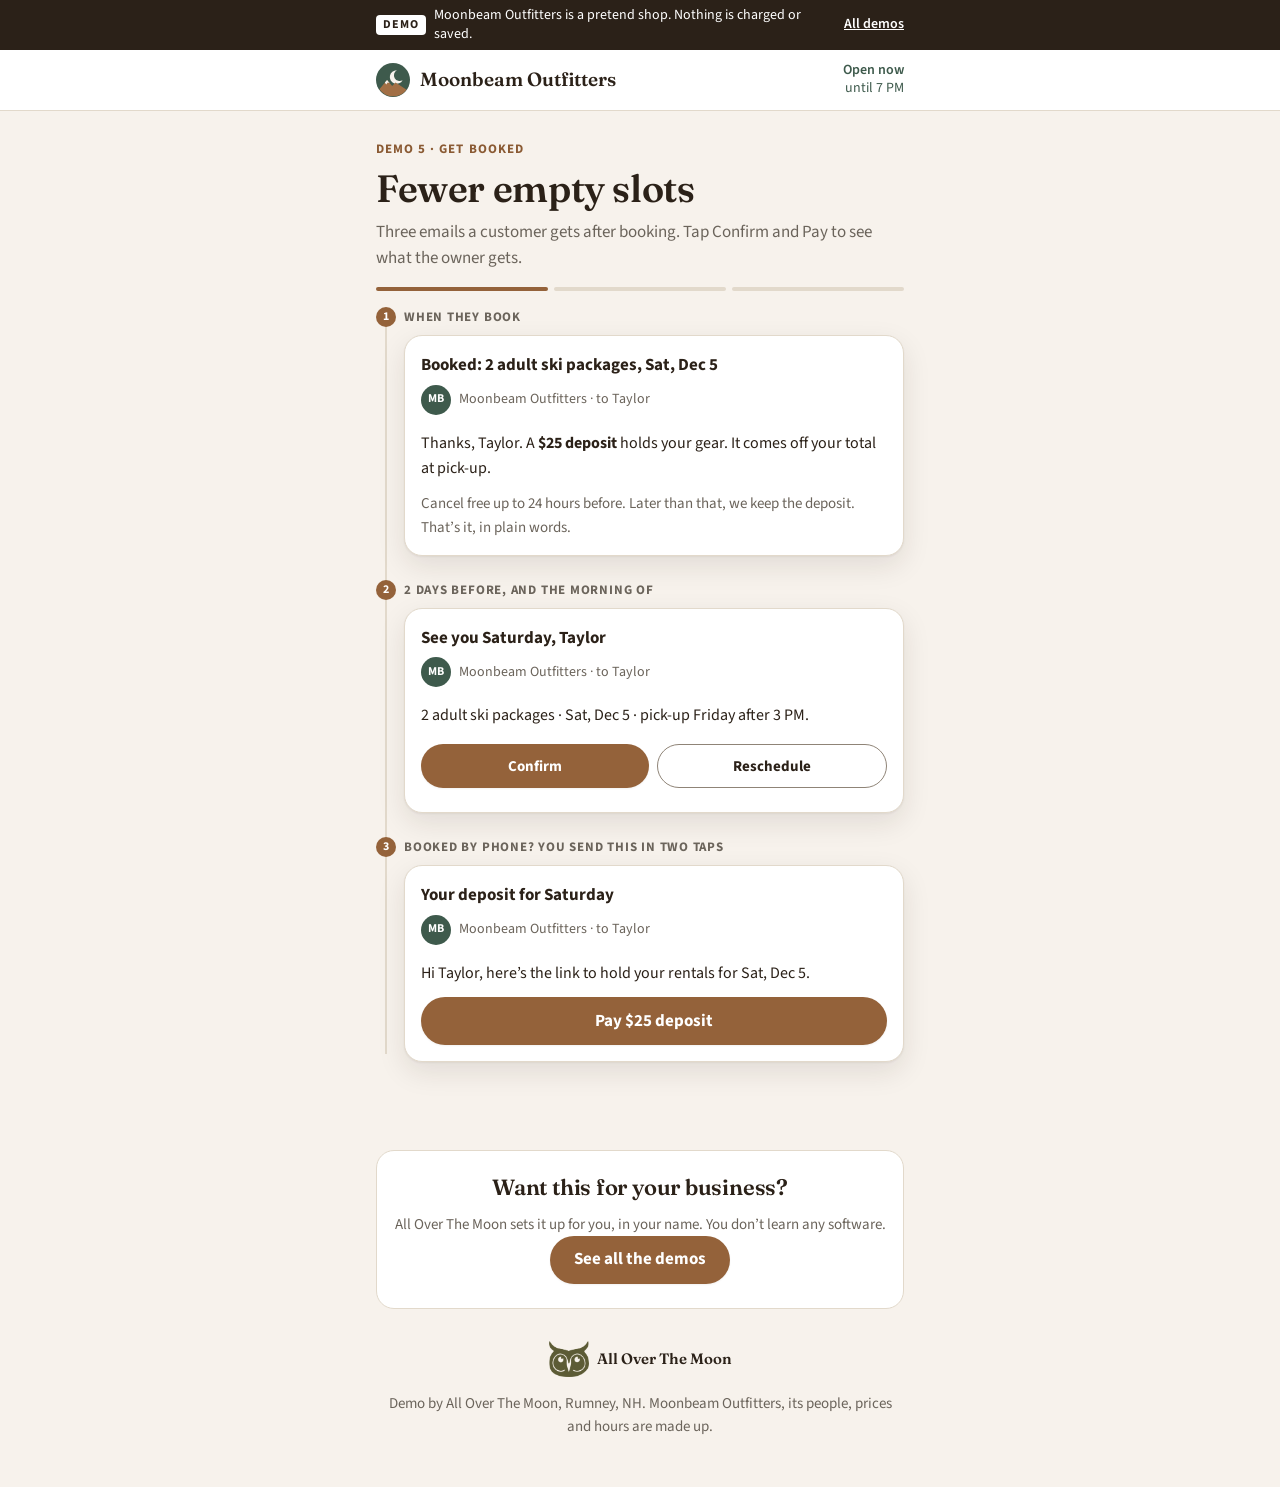
<file: deposits/index.html>
<!doctype html>
<html lang="en">
<head>
<meta charset="utf-8">
<meta name="viewport" content="width=device-width, initial-scale=1, viewport-fit=cover">
<title>Deposits &amp; No-Show Reminders · Moonbeam demo</title>
<meta name="description" content="The three emails that stop no-shows: booking confirmed, a reminder with Confirm and Reschedule, and a deposit link.">
<meta name="robots" content="noindex, nofollow">
<meta name="theme-color" content="#2B2118">
<meta property="og:title" content="Deposits &amp; No-Show Reminders · Moonbeam demo">
<meta property="og:description" content="The three emails that stop no-shows: booking confirmed, a reminder with Confirm and Reschedule, and a deposit link.">
<meta property="og:image" content="https://demo.alloverthemoon.com/assets/aotm-logo-256.png">
<link rel="icon" type="image/png" href="/assets/aotm-logo-256.png">
<link rel="apple-touch-icon" href="/assets/apple-touch-icon.png">
<link rel="preconnect" href="https://fonts.googleapis.com"><link rel="preconnect" href="https://fonts.gstatic.com" crossorigin><link rel="stylesheet" href="https://fonts.googleapis.com/css2?family=Fraunces:opsz,wght@9..144,500..700&family=Source+Sans+3:wght@400;600;700&display=swap">
<link rel="stylesheet" href="/assets/demo.css">
<script src="/assets/config.js"></script>
<script src="/assets/demo.js"></script>
</head>
<body>
<a class="skip" href="#main">Skip to content</a>
<div class="ribbon" role="note"><div class="wrap"><b>DEMO</b><span>Moonbeam Outfitters is a pretend shop. Nothing is charged or saved.</span><a href="/demos/">All demos</a></div></div>
<header class="mb-header"><div class="wrap"><a class="mb-brand" href="/"><svg viewBox="0 0 40 40" aria-hidden="true"><circle cx="20" cy="20" r="20" fill="#3E5A4C"/><path d="M24.5 8.5a8 8 0 1 0 6.8 11.8 6.4 6.4 0 1 1-6.8-11.8z" fill="#F7F2EC"/><path d="M4 31l9-11 6 7 4-4 13 8.5A20 20 0 0 1 4 31z" fill="#A26F45"/><path d="M13 20l3 3.6-2.2-.6-1.8 2.2-1.6-2.4z" fill="#F7F2EC"/></svg><span>Moonbeam Outfitters</span></a><span class="open" data-open aria-live="polite"></span></div></header>
<main id="main">

<div class="wrap">
  <div class="intro">
    <span class="kicker">Demo 5 · Get Booked</span>
    <h1>Fewer empty slots</h1>
    <p>Three emails a customer gets after booking. Tap Confirm and Pay to see what the owner gets.</p>
    <div class="steps-dots" aria-hidden="true"><i class="on"></i><i></i><i></i></div>
  </div>

  <div class="tl">
    <div class="tl-step" data-n="1">
      <p class="tl-when">When they book</p>
      <div class="mail">
        <div class="mail-head"><p class="mail-subject">Booked: <span class="d-what"></span>, <span class="d-sat"></span></p><div class="mail-from"><span class="avatar">MB</span><span>Moonbeam Outfitters · to Taylor</span></div></div>
        <div class="mail-body">
          <p>Thanks, Taylor. A <b>$25 deposit</b> holds your gear. It comes off your total at pick-up.</p>
          <p class="small muted" style="margin:0">Cancel free up to 24 hours before. Later than that, we keep the deposit. That’s it, in plain words.</p>
        </div>
      </div>
    </div>

    <div class="tl-step" data-n="2">
      <p class="tl-when">2 days before, and the morning of</p>
      <div class="mail">
        <div class="mail-head"><p class="mail-subject">See you Saturday, Taylor</p><div class="mail-from"><span class="avatar">MB</span><span>Moonbeam Outfitters · to Taylor</span></div></div>
        <div class="mail-body">
          <p><span class="d-what"></span> · <span class="d-sat"></span> · pick-up Friday after 3 PM.</p>
          <div class="btn-row" id="confirm-row"><button class="btn sm" id="confirm">Confirm</button><button class="btn sm ghost" id="resched">Reschedule</button></div>
          <p id="confirm-msg" class="small hidden" style="color:var(--pine);font-weight:700;margin:8px 0 0" aria-live="polite"></p>
        </div>
      </div>
    </div>

    <div class="tl-step" data-n="3">
      <p class="tl-when">Booked by phone? You send this in two taps</p>
      <div class="mail">
        <div class="mail-head"><p class="mail-subject">Your deposit for Saturday</p><div class="mail-from"><span class="avatar">MB</span><span>Moonbeam Outfitters · to Taylor</span></div></div>
        <div class="mail-body">
          <p>Hi Taylor, here’s the link to hold your rentals for <span class="d-sat"></span>.</p>
          <button class="btn block" id="pay">Pay $25 deposit</button>
          <p id="paid-msg" class="small hidden" style="color:var(--pine);font-weight:700;margin:8px 0 0" aria-live="polite"></p>
        </div>
      </div>
    </div>
  </div>

  <div class="owner hidden" id="owner">
    <p class="lead-in">On the owner’s side</p>
    <h2>Confirmed, and the deposit is in</h2>
    <ul class="cb">
      <li><b>Taylor · <span class="d-what"></span></b><span class="tag ok">Confirmed</span><span class="what">Deposit $25 paid · <span class="d-sat"></span></span></li>
    </ul>
    <p class="small muted" style="margin:12px 0 0">If they cancel late or don’t show, you keep the deposit instead of an empty slot. If they reschedule, the slot opens for someone else.</p>
  </div>
</div>
<script>
  const { $, $$, addDays, fmtDay } = MB
  // next Saturday in a rental season: ski packages in winter, kayaks in summer and fall
  let sat = addDays(1), kind = null
  for (let i = 0; i < 400 && !kind; i++) { if (sat.getDay() === 6) { const s = MB.seasonOf(sat).name; kind = s === 'Ski season' ? 'ski' : (s === 'Summer' || s === 'Foliage') ? 'kayak' : null } if (!kind) sat.setDate(sat.getDate() + 1) }
  const what = kind === 'kayak' ? '2 single kayaks' : '2 adult ski packages'
  $$('.d-sat').forEach(e => e.textContent = fmtDay(sat))
  $$('.d-what').forEach(e => e.textContent = what)
  let n = 1
  const step = () => { n++; MB.steps(n); if (n >= 3) $('#owner').classList.remove('hidden') }
  $('#confirm').onclick = () => { $('#confirm-row').classList.add('hidden'); const m = $('#confirm-msg'); m.textContent = '✓ Confirmed. Moonbeam knows you’re coming.'; m.classList.remove('hidden'); step() }
  $('#resched').onclick = () => MB.sheet('<p class="panel-title">Reschedule</p><h2>Pick a new day</h2><p>In the real setup this opens the booking page with the same rental, so Taylor picks another day and the Saturday slot opens up for someone else.</p><a class="btn block" href="/book/">Open the booking page</a>', { label: 'Reschedule' })
  $('#pay').onclick = () => MB.pay({ title: 'Deposit · Saturday rental', lines: [[what + ' · deposit', 25]], onPaid: () => { $('#pay').classList.add('hidden'); const m = $('#paid-msg'); m.textContent = '✓ Paid (demo). A receipt is on its way.'; m.classList.remove('hidden'); step() } })
</script>

</main>
<footer class="foot"><div class="wrap">
<div class="cta-band"><h2>Want this for your business?</h2><p class="muted">All Over The Moon sets it up for you, in your name. You don’t learn any software.</p><a class="btn" href="/demos/">See all the demos</a></div>
<p style="margin-top:32px"><a class="aotm" href="/demos/"><img src="/assets/aotm-logo-256.png" alt="" width="40" height="36">All Over The Moon</a></p>
<p>Demo by All Over The Moon, Rumney, NH. Moonbeam Outfitters, its people, prices and hours are made up.</p>
</div></footer>
</body>
</html>
</file>
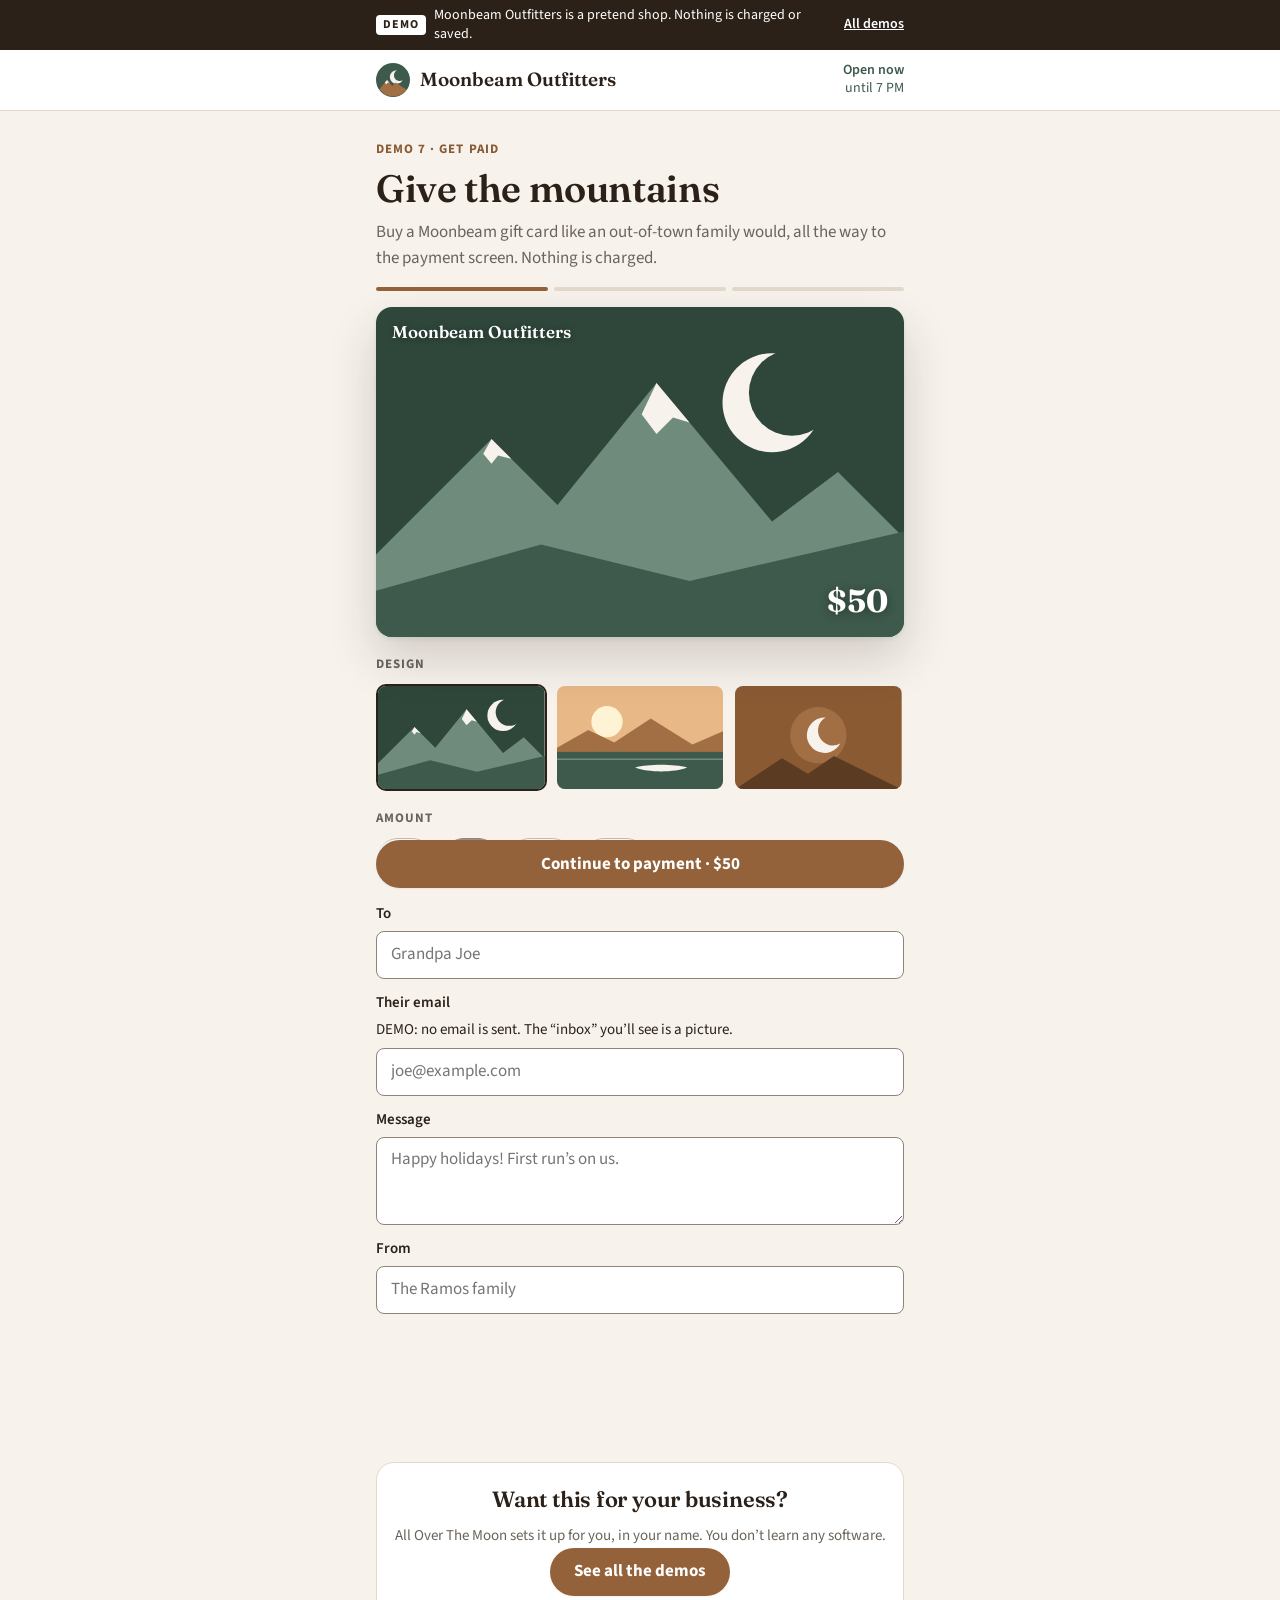
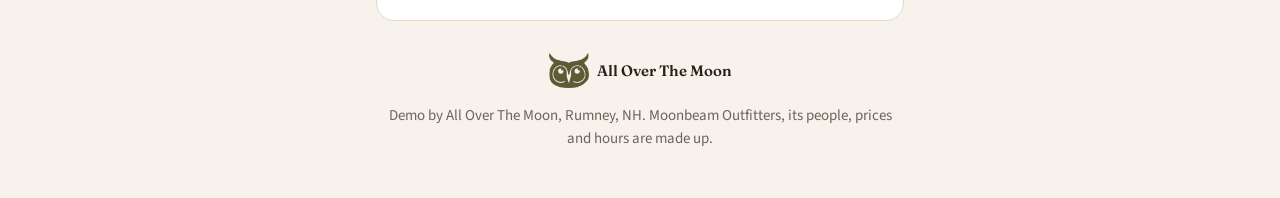
<file: gift-cards/index.html>
<!doctype html>
<html lang="en">
<head>
<meta charset="utf-8">
<meta name="viewport" content="width=device-width, initial-scale=1, viewport-fit=cover">
<title>Online Gift Cards · Moonbeam demo</title>
<meta name="description" content="Buy a gift card from a phone in under a minute, all the way to the payment screen. Nothing is charged.">
<meta name="robots" content="noindex, nofollow">
<meta name="theme-color" content="#2B2118">
<meta property="og:title" content="Online Gift Cards · Moonbeam demo">
<meta property="og:description" content="Buy a gift card from a phone in under a minute, all the way to the payment screen. Nothing is charged.">
<meta property="og:image" content="https://demo.alloverthemoon.com/assets/aotm-logo-256.png">
<link rel="icon" type="image/png" href="/assets/aotm-logo-256.png">
<link rel="apple-touch-icon" href="/assets/apple-touch-icon.png">
<link rel="preconnect" href="https://fonts.googleapis.com"><link rel="preconnect" href="https://fonts.gstatic.com" crossorigin><link rel="stylesheet" href="https://fonts.googleapis.com/css2?family=Fraunces:opsz,wght@9..144,500..700&family=Source+Sans+3:wght@400;600;700&display=swap">
<link rel="stylesheet" href="/assets/demo.css">
<script src="/assets/config.js"></script>
<script src="/assets/demo.js"></script>
</head>
<body>
<a class="skip" href="#main">Skip to content</a>
<div class="ribbon" role="note"><div class="wrap"><b>DEMO</b><span>Moonbeam Outfitters is a pretend shop. Nothing is charged or saved.</span><a href="/demos/">All demos</a></div></div>
<header class="mb-header"><div class="wrap"><a class="mb-brand" href="/"><svg viewBox="0 0 40 40" aria-hidden="true"><circle cx="20" cy="20" r="20" fill="#3E5A4C"/><path d="M24.5 8.5a8 8 0 1 0 6.8 11.8 6.4 6.4 0 1 1-6.8-11.8z" fill="#F7F2EC"/><path d="M4 31l9-11 6 7 4-4 13 8.5A20 20 0 0 1 4 31z" fill="#A26F45"/><path d="M13 20l3 3.6-2.2-.6-1.8 2.2-1.6-2.4z" fill="#F7F2EC"/></svg><span>Moonbeam Outfitters</span></a><span class="open" data-open aria-live="polite"></span></div></header>
<main id="main">

<div class="wrap">
  <div class="intro">
    <span class="kicker">Demo 7 · Get Paid</span>
    <h1>Give the mountains</h1>
    <p>Buy a Moonbeam gift card like an out-of-town family would, all the way to the payment screen. Nothing is charged.</p>
    <div class="steps-dots" aria-hidden="true"><i class="on"></i><i></i><i></i></div>
  </div>

  <section data-screen="pick">
    <div class="gift" id="preview"><div id="art"></div><span class="nm">Moonbeam Outfitters</span><span class="amt" id="amt">$50</span></div>

    <h2 class="panel-title" style="margin-top:20px">Design</h2>
    <div class="designs" id="designs">
      <button type="button" data-d="peaks" aria-label="Moonlit peaks"><svg viewBox="0 0 320 200" preserveAspectRatio="xMidYMid slice" aria-hidden="true"><rect width="320" height="200" fill="#2F463B"/><circle cx="240" cy="58" r="30" fill="#F7F2EC"/><circle cx="252" cy="52" r="26" fill="#2F463B"/>
<path d="M0 150l70-70 40 40 60-74 70 84 40-30 40 40v60H0z" fill="#6E8B7B"/><path d="M170 46l20 24-10-3-10 10-9-12zM70 80l12 12-8-2-4 5-5-6z" fill="#F7F2EC"/><path d="M0 172l100-28 90 22 130-30v64H0z" fill="#3E5A4C"/></svg></button>
      <button type="button" data-d="lake" aria-label="Summer lake"><svg viewBox="0 0 320 200" preserveAspectRatio="xMidYMid slice" aria-hidden="true"><rect width="320" height="200" fill="#E8B886"/><circle cx="96" cy="70" r="30" fill="#FFF3D6"/><path d="M0 120l60-34 50 24 70-46 80 50 60-26v52H0z" fill="#A26F45"/><rect y="128" width="320" height="72" fill="#3E5A4C"/>
<path d="M150 158c26 10 74 10 100 0-26-7-74-7-100 0z" fill="#F7F2EC"/><path d="M0 142h320" stroke="#6E8B7B" stroke-width="3"/></svg></button>
      <button type="button" data-d="plain" aria-label="Moonbeam classic"><svg viewBox="0 0 320 200" preserveAspectRatio="xMidYMid slice" aria-hidden="true"><rect width="320" height="200" fill="#8A5A33"/><circle cx="160" cy="96" r="54" fill="#A26F45"/><path d="M174 62a34 34 0 1 0 28 50 27 27 0 1 1-28-50z" fill="#F7F2EC"/><path d="M0 200l90-60 50 30 50-34 130 64z" fill="#5B3B22"/></svg></button>
    </div>

    <h2 class="panel-title" style="margin-top:20px">Amount</h2>
    <div class="chips" id="amounts">
      <button type="button" class="chip" data-a="25">$25</button><button type="button" class="chip" data-a="50">$50</button><button type="button" class="chip" data-a="100">$100</button><button type="button" class="chip" data-a="200">$200</button>
    </div>

    <form style="margin-top:20px">
      <label class="field">To<input id="to" autocomplete="off" placeholder="Grandpa Joe"></label>
      <label class="field">Their email <span class="hint big">DEMO: no email is sent. The “inbox” you’ll see is a picture.</span><input id="toemail" type="email" autocomplete="off" placeholder="joe@example.com"></label>
      <label class="field">Message<textarea id="msg" placeholder="Happy holidays! First run’s on us."></textarea></label>
      <label class="field">From<input id="from" autocomplete="off" placeholder="The Ramos family"></label>
    </form>
    <div class="cartbar"><button class="btn block" id="go">Continue to payment · $50</button></div>
  </section>

  <section data-screen="done" class="hidden">
    <div class="done"><div class="tick" id="tick"></div><h1>Gift card sent</h1><p class="muted" id="done-line"></p></div>
    <div class="mail arrive">
      <div class="mail-bar"><b>Their inbox</b><span id="t1"></span></div>
      <div class="mail-head"><p class="mail-subject" id="g-subj"></p><div class="mail-from"><span class="avatar">MB</span><span>Moonbeam Outfitters</span></div></div>
      <div class="mail-body">
        <div class="gift" id="g-card" style="box-shadow:var(--shadow-2)"></div>
        <p class="quote" style="margin-top:12px" id="g-msg"></p>
        <p class="small muted" style="margin:0">Use it in the shop: show this email at the register.</p>
      </div>
    </div>
    <div class="owner">
      <p class="lead-in">On the owner’s side</p>
      <h2 id="o-sold"></h2>
      <p class="muted" style="margin:0">Paid up front, deposited to your account. Redeemed at your register. You didn’t write anything on the back of a business card.</p>
    </div>
    <button class="btn ghost block" style="margin-top:20px" onclick="location.reload()">Buy another</button>
  </section>
</div>
<script>
  const { $, $$, esc, nowTime, ICON } = MB
  let st = { d: 'peaks', a: 50 }
  const artOf = d => $(`[data-d="${d}"]`).innerHTML
  function paint() {
    $('#art').innerHTML = artOf(st.d); $('#art').style.cssText = 'position:absolute;inset:0'
    $('#amt').textContent = '$' + st.a
    $$('[data-d]').forEach(b => b.setAttribute('aria-pressed', b.dataset.d === st.d))
    $$('[data-a]').forEach(b => b.setAttribute('aria-pressed', +b.dataset.a === st.a))
    $('#go').textContent = 'Continue to payment · $' + st.a
  }
  $$('[data-d]').forEach(b => b.onclick = () => { st.d = b.dataset.d; paint() })
  $$('[data-a]').forEach(b => b.onclick = () => { st.a = +b.dataset.a; paint(); MB.steps(2) })
  $('#go').onclick = () => {
    MB.steps(2)
    const to = $('#to').value.trim() || 'Grandpa Joe', from = $('#from').value.trim() || 'The Ramos family', msg = $('#msg').value.trim() || 'Happy holidays! First run’s on us.'
    MB.pay({ title: 'Moonbeam eGift card', lines: [['Gift card for ' + to, st.a]], onPaid: () => {
      $('#tick').innerHTML = ICON.check
      $('#done-line').textContent = `${to} has it in their inbox. You get a receipt too.`
      $('#t1').textContent = 'just now · ' + nowTime()
      $('#g-subj').textContent = `${from} sent you a $${st.a} Moonbeam gift card`
      $('#g-card').innerHTML = `<div style="position:absolute;inset:0">${artOf(st.d)}</div><span class="nm">Moonbeam Outfitters</span><span class="amt">$${st.a}</span>`
      $('#g-msg').textContent = '“' + msg + '” · ' + from
      $('#o-sold').textContent = `Sold: $${st.a} gift card, at ${nowTime()}`
      MB.show('done'); MB.steps(3)
    } })
  }
  paint()
</script>

</main>
<footer class="foot"><div class="wrap">
<div class="cta-band"><h2>Want this for your business?</h2><p class="muted">All Over The Moon sets it up for you, in your name. You don’t learn any software.</p><a class="btn" href="/demos/">See all the demos</a></div>
<p style="margin-top:32px"><a class="aotm" href="/demos/"><img src="/assets/aotm-logo-256.png" alt="" width="40" height="36">All Over The Moon</a></p>
<p>Demo by All Over The Moon, Rumney, NH. Moonbeam Outfitters, its people, prices and hours are made up.</p>
</div></footer>
</body>
</html>
</file>
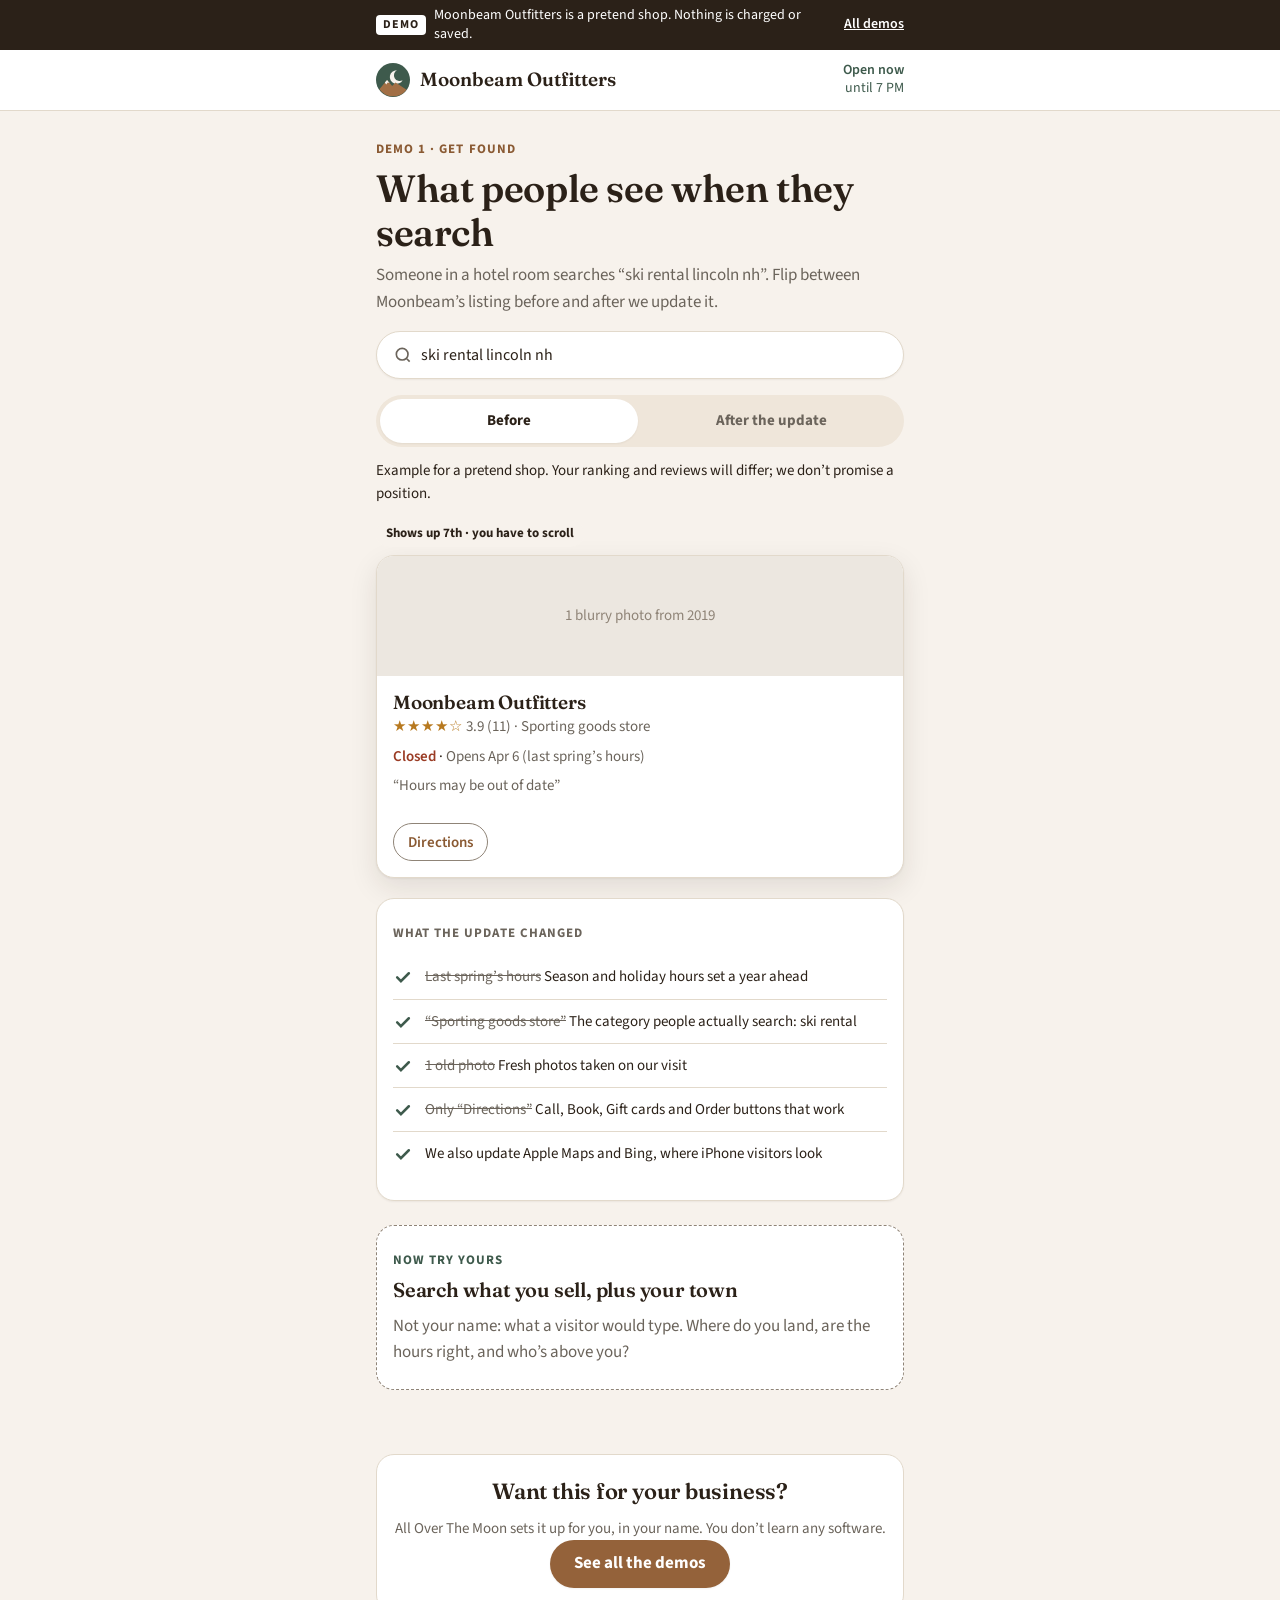
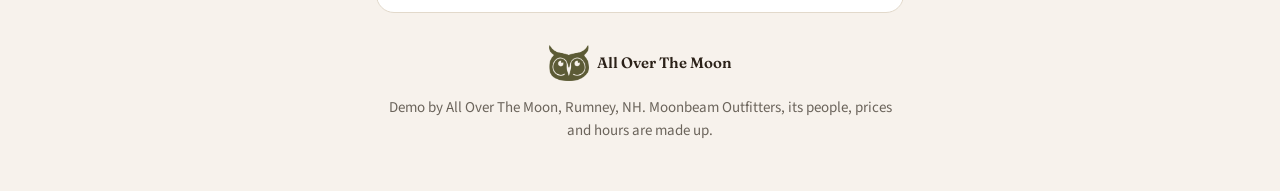
<file: google-profile/index.html>
<!doctype html>
<html lang="en">
<head>
<meta charset="utf-8">
<meta name="viewport" content="width=device-width, initial-scale=1, viewport-fit=cover">
<title>Google Profile Tune-Up · Moonbeam demo</title>
<meta name="description" content="Before and after: how a local shop shows up when someone searches on their phone.">
<meta name="robots" content="noindex, nofollow">
<meta name="theme-color" content="#2B2118">
<meta property="og:title" content="Google Profile Tune-Up · Moonbeam demo">
<meta property="og:description" content="Before and after: how a local shop shows up when someone searches on their phone.">
<meta property="og:image" content="https://demo.alloverthemoon.com/assets/aotm-logo-256.png">
<link rel="icon" type="image/png" href="/assets/aotm-logo-256.png">
<link rel="apple-touch-icon" href="/assets/apple-touch-icon.png">
<link rel="preconnect" href="https://fonts.googleapis.com"><link rel="preconnect" href="https://fonts.gstatic.com" crossorigin><link rel="stylesheet" href="https://fonts.googleapis.com/css2?family=Fraunces:opsz,wght@9..144,500..700&family=Source+Sans+3:wght@400;600;700&display=swap">
<link rel="stylesheet" href="/assets/demo.css">
<script src="/assets/config.js"></script>
<script src="/assets/demo.js"></script>
</head>
<body>
<a class="skip" href="#main">Skip to content</a>
<div class="ribbon" role="note"><div class="wrap"><b>DEMO</b><span>Moonbeam Outfitters is a pretend shop. Nothing is charged or saved.</span><a href="/demos/">All demos</a></div></div>
<header class="mb-header"><div class="wrap"><a class="mb-brand" href="/"><svg viewBox="0 0 40 40" aria-hidden="true"><circle cx="20" cy="20" r="20" fill="#3E5A4C"/><path d="M24.5 8.5a8 8 0 1 0 6.8 11.8 6.4 6.4 0 1 1-6.8-11.8z" fill="#F7F2EC"/><path d="M4 31l9-11 6 7 4-4 13 8.5A20 20 0 0 1 4 31z" fill="#A26F45"/><path d="M13 20l3 3.6-2.2-.6-1.8 2.2-1.6-2.4z" fill="#F7F2EC"/></svg><span>Moonbeam Outfitters</span></a><span class="open" data-open aria-live="polite"></span></div></header>
<main id="main">

<div class="wrap">
  <div class="intro">
    <span class="kicker">Demo 1 · Get Found</span>
    <h1>What people see when they search</h1>
    <p>Someone in a hotel room searches “ski rental lincoln nh”. Flip between Moonbeam’s listing before and after we update it.</p>
  </div>

  <div class="search" aria-hidden="true"><svg viewBox="0 0 24 24" fill="none" stroke="currentColor" stroke-width="2"><circle cx="11" cy="11" r="7"/><path d="M20 20l-3.5-3.5"/></svg><span>ski rental lincoln nh</span></div>

  <div class="tabs" role="tablist" aria-label="Before or after" style="margin:16px 0">
    <button role="tab" aria-selected="true" data-v="before">Before</button>
    <button role="tab" aria-selected="false" data-v="after">After the update</button>
  </div>
  <p class="small" style="margin:-4px 0 14px">Example for a pretend shop. Your ranking and reviews will differ; we don’t promise a position.</p>

  <!-- BEFORE -->
  <div data-view="before">
    <span class="rank">Shows up 7th · you have to scroll</span>
    <article class="listing" aria-label="Listing before">
      <div class="photos empty" aria-label="No photos"><div style="display:grid;place-items:center;height:100%;color:#8F8477;font-size:.9375rem">1 blurry photo from 2019</div></div>
      <div class="info">
        <h3 style="margin:0">Moonbeam Outfitters</h3>
        <p class="meta"><span class="stars" aria-hidden="true">★★★★☆</span> 3.9 (11) · Sporting goods store</p>
        <p class="hours-line"><span class="bad">Closed</span> · <span class="muted">Opens Apr 6 (last spring’s hours)</span></p>
        <p class="meta">“Hours may be out of date”</p>
      </div>
      <div class="acts"><span>Directions</span></div>
    </article>
  </div>

  <!-- AFTER -->
  <div data-view="after" class="hidden">
    <span class="rank" style="background:var(--pine-bg);color:var(--pine)">Shows up near the top · no scrolling</span>
    <article class="listing arrive" aria-label="Listing after">
      <div class="photos"><div><svg viewBox="0 0 200 170" preserveAspectRatio="xMidYMid slice" aria-hidden="true"><rect width="200" height="170" fill="#E9D8C3"/><rect y="120" width="200" height="50" fill="#CDB89C"/>
<rect x="30" y="62" width="140" height="70" fill="#8A5A33"/><path d="M20 66l80-36 80 36z" fill="#5B3B22"/><rect x="58" y="70" width="84" height="16" rx="3" fill="#F7F2EC"/>
<text x="100" y="82" font-family="Georgia,serif" font-size="10" font-weight="700" fill="#3E5A4C" text-anchor="middle">MOONBEAM</text>
<rect x="88" y="98" width="24" height="34" fill="#F3E3CF"/><rect x="42" y="96" width="34" height="22" fill="#FFE6B8"/><rect x="124" y="96" width="34" height="22" fill="#FFE6B8"/><path d="M12 88l14.1 22.0h-5.3l9.7 22.0h-37.0l9.7-22.0h-5.3z" fill="#3E5A4C"/><path d="M186 88l14.1 22.0h-5.3l9.7 22.0h-37.0l9.7-22.0h-5.3z" fill="#3E5A4C"/></svg></div><div><svg viewBox="0 0 120 85" preserveAspectRatio="xMidYMid slice" aria-hidden="true"><rect width="120" height="85" fill="#F3E9DC"/><rect y="70" width="120" height="15" fill="#D9C6AE"/>
<g stroke-linecap="round" stroke-width="7"><path d="M22 74V14" stroke="#A26F45"/><path d="M38 74V10" stroke="#3E5A4C"/><path d="M54 74V16" stroke="#C9A47E"/><path d="M70 74V12" stroke="#8A5A33"/><path d="M86 74V15" stroke="#6E8B7B"/><path d="M102 74V11" stroke="#A26F45"/></g></svg></div><div><svg viewBox="0 0 120 85" preserveAspectRatio="xMidYMid slice" aria-hidden="true"><rect width="120" height="85" fill="#DCE6E0"/><circle cx="92" cy="20" r="10" fill="#FFF3D6"/><path d="M0 44l30-18 22 12 26-20 42 26v41H0z" fill="#9DB3A6"/><rect y="52" width="120" height="33" fill="#6E8B7B"/>
<path d="M22 62c20 8 56 8 76 0-20-5-56-5-76 0z" fill="#A26F45"/><path d="M60 44l-6 30" stroke="#2B2118" stroke-width="2"/></svg></div></div>
      <div class="info">
        <h3 style="margin:0">Moonbeam Outfitters</h3>
        <p class="meta"><span class="stars" aria-hidden="true">★★★★★</span> 4.8 (212) · Ski rental service</p>
        <p class="hours-line"><span class="good" id="after-open">Open</span> · <span class="muted" id="after-sub"></span></p>
        <p class="meta">Holiday hours set through 2027 · Rentals, tune-ups, gift cards</p>
      </div>
      <div class="acts" aria-hidden="true"><span class="fill">Call</span><span>Book</span><span>Gift cards</span><span>Order</span><span>Website</span><span>Directions</span></div>
    </article>
    <p class="small muted" style="margin-top:8px">In a real listing, Call, Book and Gift cards take people straight to you. Here they’re just a picture.</p>
  </div>

  <div class="card" style="margin-top:20px">
    <p class="panel-title">What the update changed</p>
    <ul class="diff">
      <li><svg viewBox="0 0 24 24" fill="none" stroke="currentColor" stroke-width="3" stroke-linecap="round"><path d="M5 12.5l4.5 4.5L19 7.5"/></svg><span><span class="was">Last spring’s hours</span> Season and holiday hours set a year ahead</span></li>
      <li><svg viewBox="0 0 24 24" fill="none" stroke="currentColor" stroke-width="3" stroke-linecap="round"><path d="M5 12.5l4.5 4.5L19 7.5"/></svg><span><span class="was">“Sporting goods store”</span> The category people actually search: ski rental</span></li>
      <li><svg viewBox="0 0 24 24" fill="none" stroke="currentColor" stroke-width="3" stroke-linecap="round"><path d="M5 12.5l4.5 4.5L19 7.5"/></svg><span><span class="was">1 old photo</span> Fresh photos taken on our visit</span></li>
      <li><svg viewBox="0 0 24 24" fill="none" stroke="currentColor" stroke-width="3" stroke-linecap="round"><path d="M5 12.5l4.5 4.5L19 7.5"/></svg><span><span class="was">Only “Directions”</span> Call, Book, Gift cards and Order buttons that work</span></li>
      <li><svg viewBox="0 0 24 24" fill="none" stroke="currentColor" stroke-width="3" stroke-linecap="round"><path d="M5 12.5l4.5 4.5L19 7.5"/></svg><span>We also update Apple Maps and Bing, where iPhone visitors look</span></li>
    </ul>
  </div>

  <div class="owner">
    <p class="lead-in">Now try yours</p>
    <h2>Search what you sell, plus your town</h2>
    <p class="muted" style="margin:0">Not your name: what a visitor would type. Where do you land, are the hours right, and who’s above you?</p>
  </div>
</div>
<script>
  const { $, $$, status } = MB
  const s = status(); $('#after-open').textContent = s.open ? 'Open' : 'Closed'; $('#after-open').className = s.open ? 'good' : 'muted'; $('#after-sub').textContent = s.sub ? s.sub.charAt(0).toUpperCase() + s.sub.slice(1) : ''
  $$('[data-v]').forEach(b => b.onclick = () => {
    $$('[data-v]').forEach(x => x.setAttribute('aria-selected', x === b))
    $$('[data-view]').forEach(v => v.classList.toggle('hidden', v.dataset.view !== b.dataset.v))
  })
</script>

</main>
<footer class="foot"><div class="wrap">
<div class="cta-band"><h2>Want this for your business?</h2><p class="muted">All Over The Moon sets it up for you, in your name. You don’t learn any software.</p><a class="btn" href="/demos/">See all the demos</a></div>
<p style="margin-top:32px"><a class="aotm" href="/demos/"><img src="/assets/aotm-logo-256.png" alt="" width="40" height="36">All Over The Moon</a></p>
<p>Demo by All Over The Moon, Rumney, NH. Moonbeam Outfitters, its people, prices and hours are made up.</p>
</div></footer>
</body>
</html>
</file>
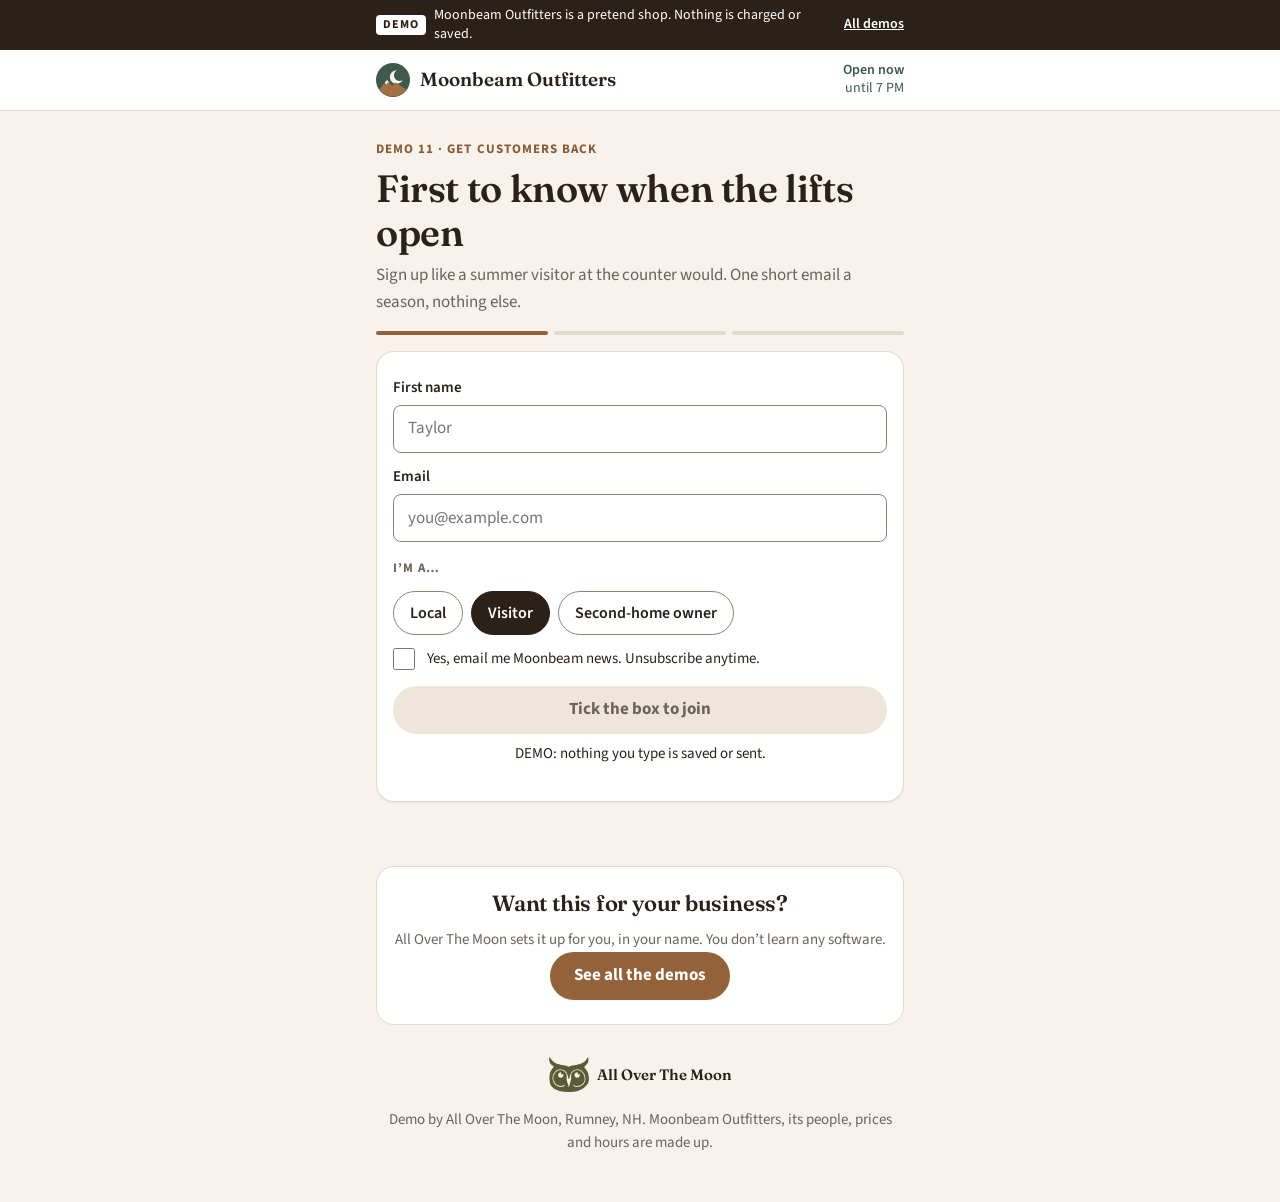
<file: join/index.html>
<!doctype html>
<html lang="en">
<head>
<meta charset="utf-8">
<meta name="viewport" content="width=device-width, initial-scale=1, viewport-fit=cover">
<title>Join our list · Moonbeam demo</title>
<meta name="description" content="Sign up for the seasonal list and see the welcome email. Nothing typed here is saved.">
<meta name="robots" content="noindex, nofollow">
<meta name="theme-color" content="#2B2118">
<meta property="og:title" content="Join our list · Moonbeam demo">
<meta property="og:description" content="Sign up for the seasonal list and see the welcome email. Nothing typed here is saved.">
<meta property="og:image" content="https://demo.alloverthemoon.com/assets/aotm-logo-256.png">
<link rel="icon" type="image/png" href="/assets/aotm-logo-256.png">
<link rel="apple-touch-icon" href="/assets/apple-touch-icon.png">
<link rel="preconnect" href="https://fonts.googleapis.com"><link rel="preconnect" href="https://fonts.gstatic.com" crossorigin><link rel="stylesheet" href="https://fonts.googleapis.com/css2?family=Fraunces:opsz,wght@9..144,500..700&family=Source+Sans+3:wght@400;600;700&display=swap">
<link rel="stylesheet" href="/assets/demo.css">
<script src="/assets/config.js"></script>
<script src="/assets/demo.js"></script>
</head>
<body>
<a class="skip" href="#main">Skip to content</a>
<div class="ribbon" role="note"><div class="wrap"><b>DEMO</b><span>Moonbeam Outfitters is a pretend shop. Nothing is charged or saved.</span><a href="/demos/">All demos</a></div></div>
<header class="mb-header"><div class="wrap"><a class="mb-brand" href="/"><svg viewBox="0 0 40 40" aria-hidden="true"><circle cx="20" cy="20" r="20" fill="#3E5A4C"/><path d="M24.5 8.5a8 8 0 1 0 6.8 11.8 6.4 6.4 0 1 1-6.8-11.8z" fill="#F7F2EC"/><path d="M4 31l9-11 6 7 4-4 13 8.5A20 20 0 0 1 4 31z" fill="#A26F45"/><path d="M13 20l3 3.6-2.2-.6-1.8 2.2-1.6-2.4z" fill="#F7F2EC"/></svg><span>Moonbeam Outfitters</span></a><span class="open" data-open aria-live="polite"></span></div></header>
<main id="main">

<div class="wrap">
  <div class="intro">
    <span class="kicker">Demo 11 · Get Customers Back</span>
    <h1>First to know when the lifts open</h1>
    <p>Sign up like a summer visitor at the counter would. One short email a season, nothing else.</p>
    <div class="steps-dots" aria-hidden="true"><i class="on"></i><i></i><i></i></div>
  </div>

  <section data-screen="form">
    <form class="card" id="f">
      <label class="field">First name<input id="name" autocomplete="off" placeholder="Taylor"></label>
      <label class="field">Email<input id="email" type="email" autocomplete="off" placeholder="you@example.com"></label>
      <p class="panel-title" style="margin-top:16px">I’m a…</p>
      <div class="chips"><button type="button" class="chip" data-g="local" aria-pressed="false">Local</button><button type="button" class="chip" data-g="visitor" aria-pressed="true">Visitor</button><button type="button" class="chip" data-g="second" aria-pressed="false">Second-home owner</button></div>
      <label class="check"><input type="checkbox" id="ok"> <span>Yes, email me Moonbeam news. Unsubscribe anytime.</span></label>
      <button class="btn block" id="go" disabled>Tick the box to join</button>
      <p class="nosave big center">DEMO: nothing you type is saved or sent.</p>
    </form>
  </section>

  <section data-screen="done" class="hidden">
    <div class="done"><div class="tick" id="tick"></div><h1>You’re on the list</h1><p class="muted">The welcome email is in your inbox.</p></div>
    <div class="mail arrive">
      <div class="mail-bar"><b>Inbox</b><span id="t1"></span></div>
      <div class="mail-head"><p class="mail-subject" id="w-subj"></p><div class="mail-from"><span class="avatar">MB</span><span>Sam at Moonbeam Outfitters</span></div></div>
      <div class="mail-body">
        <p id="w-body"></p>
        <div class="btn-row"><a class="btn sm" href="/book/">Reserve your rental</a></div>
        <p class="small muted" style="margin:8px 0 0">You’ll hear from us once a season. That’s the promise.</p>
      </div>
      <div class="mail-foot">Moonbeam Outfitters (demo) · 1 Moonbeam Way, Lincoln, NH · <u>Unsubscribe</u></div>
    </div>
    <div class="owner">
      <p class="lead-in">On the owner’s side</p>
      <h2>One list, in groups that make sense</h2>
      <ul class="cb"><li><b>Visitors</b><span class="tag ok" id="g-visitor">+1 today</span><span class="what">Lifts-open email in November, summer email in May</span></li><li><b>Locals</b><span class="tag" id="g-local">List</span><span class="what">Tune-up deals in the fall</span></li><li><b>Second-home owners</b><span class="tag" id="g-second">List</span><span class="what">Season lease reminder</span></li></ul>
      <p class="small muted" style="margin:12px 0 0">Built from sign-ups, bookings and gift-card buyers who said yes. Proof of their yes is kept; every email has an unsubscribe link.</p>
    </div>
  </section>
</div>
<script>
  const { $, $$, esc, nowTime, ICON } = MB
  let g = 'visitor'
  $$('[data-g]').forEach(b => b.onclick = () => { g = b.dataset.g; $$('[data-g]').forEach(x => x.setAttribute('aria-pressed', x === b)) })
  const check = () => { $('#go').disabled = !$('#ok').checked; $('#go').textContent = $('#ok').checked ? 'Join the list' : 'Tick the box to join'; MB.steps($('#ok').checked ? 2 : 1) }
  $('#ok').onchange = check
  $('#go').onclick = () => {
    const name = $('#name').value.trim() || 'Taylor'
    $('#tick').innerHTML = ICON.check; $('#t1').textContent = 'just now · ' + nowTime()
    const m = MB.nhNow().getMonth() + 1, summer = m >= 4 && m <= 8
    $('#w-subj').textContent = summer ? `Welcome, ${name}! The lake is open` : `Welcome, ${name}! The lifts open soon`
    $('#w-body').textContent = summer
      ? `Hi ${name}, thanks for joining. Kayaks, paddleboards and bikes are out every day from 9 to 6. Reserve online and your gear is waiting when you get here.`
      : `Hi ${name}, thanks for joining. Ski season starts around November 20. Reserve your rental now and pick it up the night before for free, so you’re on the first chair.`
    ;['visitor', 'local', 'second'].forEach(k => { const t = $('#g-' + k); t.textContent = k === g ? '+1 today' : 'List'; t.className = 'tag' + (k === g ? ' ok' : '') })
    MB.show('done'); MB.steps(3)
  }
</script>

</main>
<footer class="foot"><div class="wrap">
<div class="cta-band"><h2>Want this for your business?</h2><p class="muted">All Over The Moon sets it up for you, in your name. You don’t learn any software.</p><a class="btn" href="/demos/">See all the demos</a></div>
<p style="margin-top:32px"><a class="aotm" href="/demos/"><img src="/assets/aotm-logo-256.png" alt="" width="40" height="36">All Over The Moon</a></p>
<p>Demo by All Over The Moon, Rumney, NH. Moonbeam Outfitters, its people, prices and hours are made up.</p>
</div></footer>
</body>
</html>
</file>
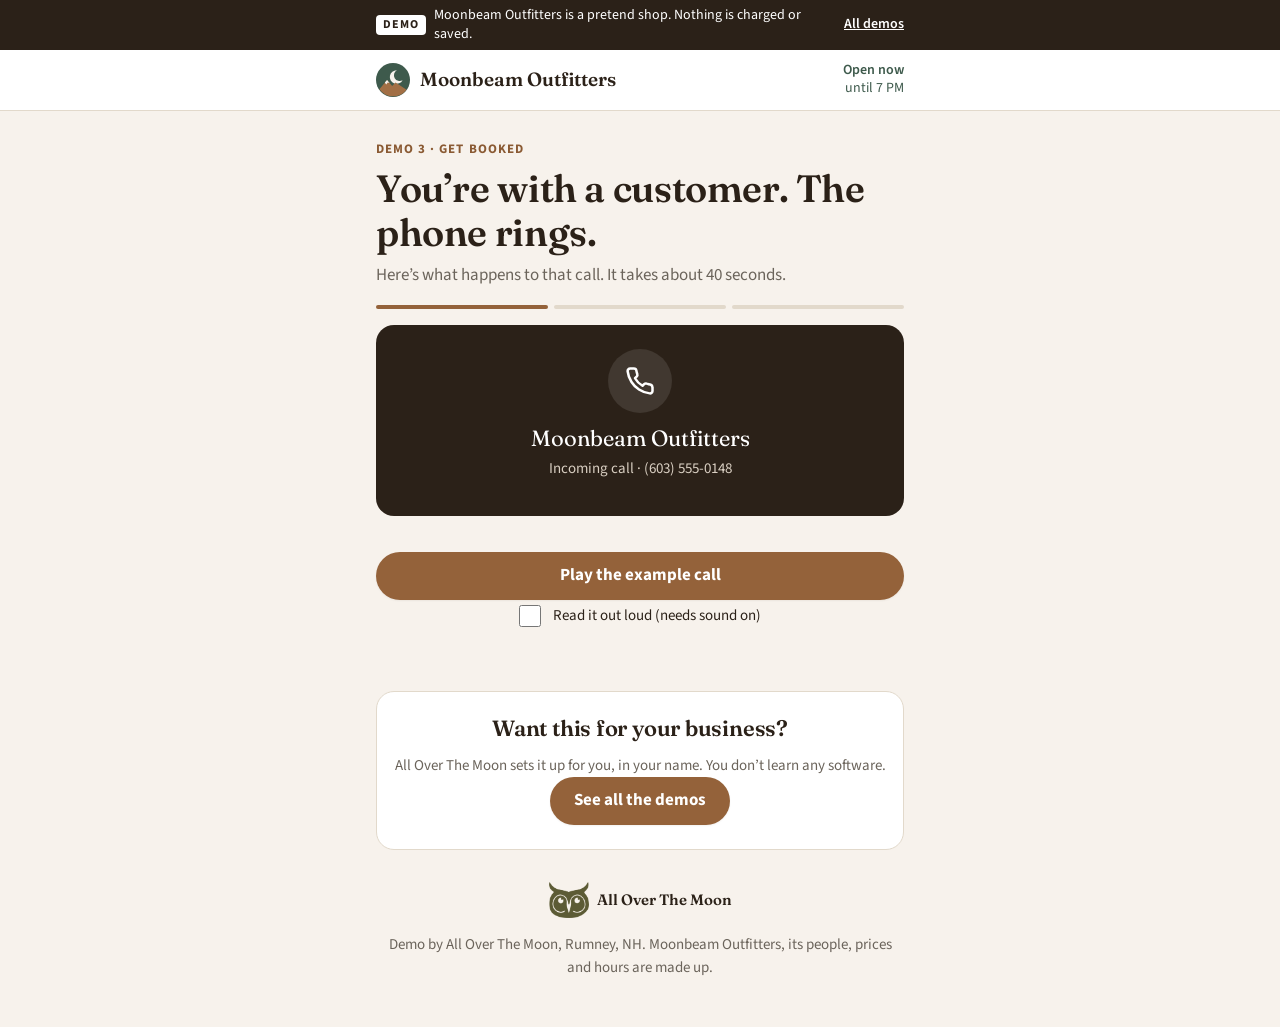
<file: missed-call/index.html>
<!doctype html>
<html lang="en">
<head>
<meta charset="utf-8">
<meta name="viewport" content="width=device-width, initial-scale=1, viewport-fit=cover">
<title>Never Miss a Call · Moonbeam demo</title>
<meta name="description" content="A call the owner can&#x27;t pick up still ends up in their email in under a minute, with a summary and a call-back list.">
<meta name="robots" content="noindex, nofollow">
<meta name="theme-color" content="#2B2118">
<meta property="og:title" content="Never Miss a Call · Moonbeam demo">
<meta property="og:description" content="A call the owner can&#x27;t pick up still ends up in their email in under a minute, with a summary and a call-back list.">
<meta property="og:image" content="https://demo.alloverthemoon.com/assets/aotm-logo-256.png">
<link rel="icon" type="image/png" href="/assets/aotm-logo-256.png">
<link rel="apple-touch-icon" href="/assets/apple-touch-icon.png">
<link rel="preconnect" href="https://fonts.googleapis.com"><link rel="preconnect" href="https://fonts.gstatic.com" crossorigin><link rel="stylesheet" href="https://fonts.googleapis.com/css2?family=Fraunces:opsz,wght@9..144,500..700&family=Source+Sans+3:wght@400;600;700&display=swap">
<link rel="stylesheet" href="/assets/demo.css">
<script src="/assets/config.js"></script>
<script src="/assets/demo.js"></script>
</head>
<body>
<a class="skip" href="#main">Skip to content</a>
<div class="ribbon" role="note"><div class="wrap"><b>DEMO</b><span>Moonbeam Outfitters is a pretend shop. Nothing is charged or saved.</span><a href="/demos/">All demos</a></div></div>
<header class="mb-header"><div class="wrap"><a class="mb-brand" href="/"><svg viewBox="0 0 40 40" aria-hidden="true"><circle cx="20" cy="20" r="20" fill="#3E5A4C"/><path d="M24.5 8.5a8 8 0 1 0 6.8 11.8 6.4 6.4 0 1 1-6.8-11.8z" fill="#F7F2EC"/><path d="M4 31l9-11 6 7 4-4 13 8.5A20 20 0 0 1 4 31z" fill="#A26F45"/><path d="M13 20l3 3.6-2.2-.6-1.8 2.2-1.6-2.4z" fill="#F7F2EC"/></svg><span>Moonbeam Outfitters</span></a><span class="open" data-open aria-live="polite"></span></div></header>
<main id="main">

<div class="wrap">
  <div class="intro">
    <span class="kicker">Demo 3 · Get Booked</span>
    <h1>You’re with a customer. The phone rings.</h1>
    <p>Here’s what happens to that call. It takes about 40 seconds.</p>
    <div class="steps-dots" aria-hidden="true"><i class="on"></i><i></i><i></i></div>
  </div>

  <div class="call-card" id="call">
    <div class="ring"></div>
    <p class="who">Moonbeam Outfitters</p>
    <p class="state" id="state" aria-live="polite">Incoming call · (603) 555-0148</p>
  </div>
  <div class="chat" id="chat" aria-live="polite"></div>

  <div class="stack" id="start" style="margin-top:20px">
    <button class="btn block" id="play">Play the example call</button>
    <label class="check" style="justify-content:center;margin:4px 0 0"><input type="checkbox" id="sound"> Read it out loud (needs sound on)</label>
    <button class="btn block ghost" data-call="messages" data-needs-line>Call the demo line yourself</button>
  </div>

  <div id="owner" class="hidden">
    <div class="owner">
      <p class="lead-in">40 seconds later · the owner’s email</p>
      <div class="mail arrive" id="mail1">
        <div class="mail-bar"><b>Inbox</b><span id="t1"></span></div>
        <div class="mail-head">
          <p class="mail-subject">New message: Jen R. wants 4 ski packages for Saturday</p>
          <div class="mail-from"><span class="avatar">ML</span><span>Moonbeam message line · to Sam</span></div>
        </div>
        <div class="mail-body">
          <dl class="summary">
            <dt>Caller</dt><dd>Jen R. · (603) 555-0148</dd>
            <dt>Wants</dt><dd>4 ski packages this Saturday, pick-up Friday night</dd>
            <dt>How soon</dt><dd><span class="tag hot">Call back today</span></dd>
            <dt>Email</dt><dd>left one · reply sent with your booking link</dd>
          </dl>
          <p class="small muted" style="margin-bottom:4px">What they said</p>
          <p class="quote" id="transcript"></p>
          <a class="btn sm" href="#call" data-call="messages" style="margin-top:8px">Call Jen back</a>
        </div>
      </div>
    </div>

    <div class="owner" style="margin-top:16px">
      <p class="lead-in">Every morning at 8:00</p>
      <h2>Your call-back list</h2>
      <ul class="cb">
        <li><b>Jen R. · 4 ski packages Sat</b><span class="tag hot">Today</span><span class="what">Left an email, got your booking link</span></li>
        <li><b>Mike D. · season lease, 2 kids</b><span class="tag">This week</span><span class="what">Wants a fitting time</span></li>
        <li><b>Unknown · hung up</b><span class="tag">Optional</span><span class="what">No message, 4 seconds</span></li>
      </ul>
      <p class="small muted" style="margin:12px 0 0">Your number stays the same. Far fewer calls slip through.</p>
    </div>
    <button class="btn ghost block" style="margin-top:20px" id="again">Play it again</button>
  </div>
</div>
<script>
  const { $, wait, say, nowTime, ICON } = MB
  $('#call .ring').innerHTML = ICON.phone
  const greet = 'You’ve reached Moonbeam Outfitters. We’re helping customers right now. Leave your name, number and what you need. Your message will be transcribed and sent to the owner.'
  const msg = 'Hi, it’s Jen, 603-555-0148. We need four ski packages for Saturday, could we pick them up Friday night? Email me at jen at example dot com. Thanks!'
  function bubble(cls, who, text) { const b = document.createElement('div'); b.className = 'bubble ' + cls; b.innerHTML = (who ? '<small>' + who + '</small>' : '') + MB.esc(text); $('#chat').appendChild(b); b.scrollIntoView({ behavior: 'smooth', block: 'nearest' }); return b }
  async function run() {
    say.on = $('#sound').checked
    $('#start').classList.add('hidden'); $('#owner').classList.add('hidden'); $('#chat').innerHTML = ''
    const c = $('#call'), st = $('#state')
    c.classList.add('ringing'); st.textContent = 'Ringing… you’re busy with a customer'
    await wait(2200); c.classList.remove('ringing'); st.textContent = 'No answer · the message line picks up'
    await wait(600); bubble('them', 'Message line', greet); await say(greet, 'line')
    bubble('me', 'Caller', msg); await say(msg, 'caller')
    st.textContent = 'Call ended · 0:24'; MB.steps(2)
    bubble('note', '', 'Writing down the message…'); await wait(1600)
    $('#t1').textContent = 'just now · ' + nowTime(); $('#transcript').textContent = '“' + msg + '”'
    $('#owner').classList.remove('hidden'); MB.steps(3)
    $('#owner').scrollIntoView({ behavior: 'smooth', block: 'start' })
  }
  $('#play').onclick = run
  $('#again').onclick = () => { window.scrollTo({ top: 0, behavior: 'smooth' }); run() }
</script>

</main>
<footer class="foot"><div class="wrap">
<div class="cta-band"><h2>Want this for your business?</h2><p class="muted">All Over The Moon sets it up for you, in your name. You don’t learn any software.</p><a class="btn" href="/demos/">See all the demos</a></div>
<p style="margin-top:32px"><a class="aotm" href="/demos/"><img src="/assets/aotm-logo-256.png" alt="" width="40" height="36">All Over The Moon</a></p>
<p>Demo by All Over The Moon, Rumney, NH. Moonbeam Outfitters, its people, prices and hours are made up.</p>
</div></footer>
</body>
</html>
</file>
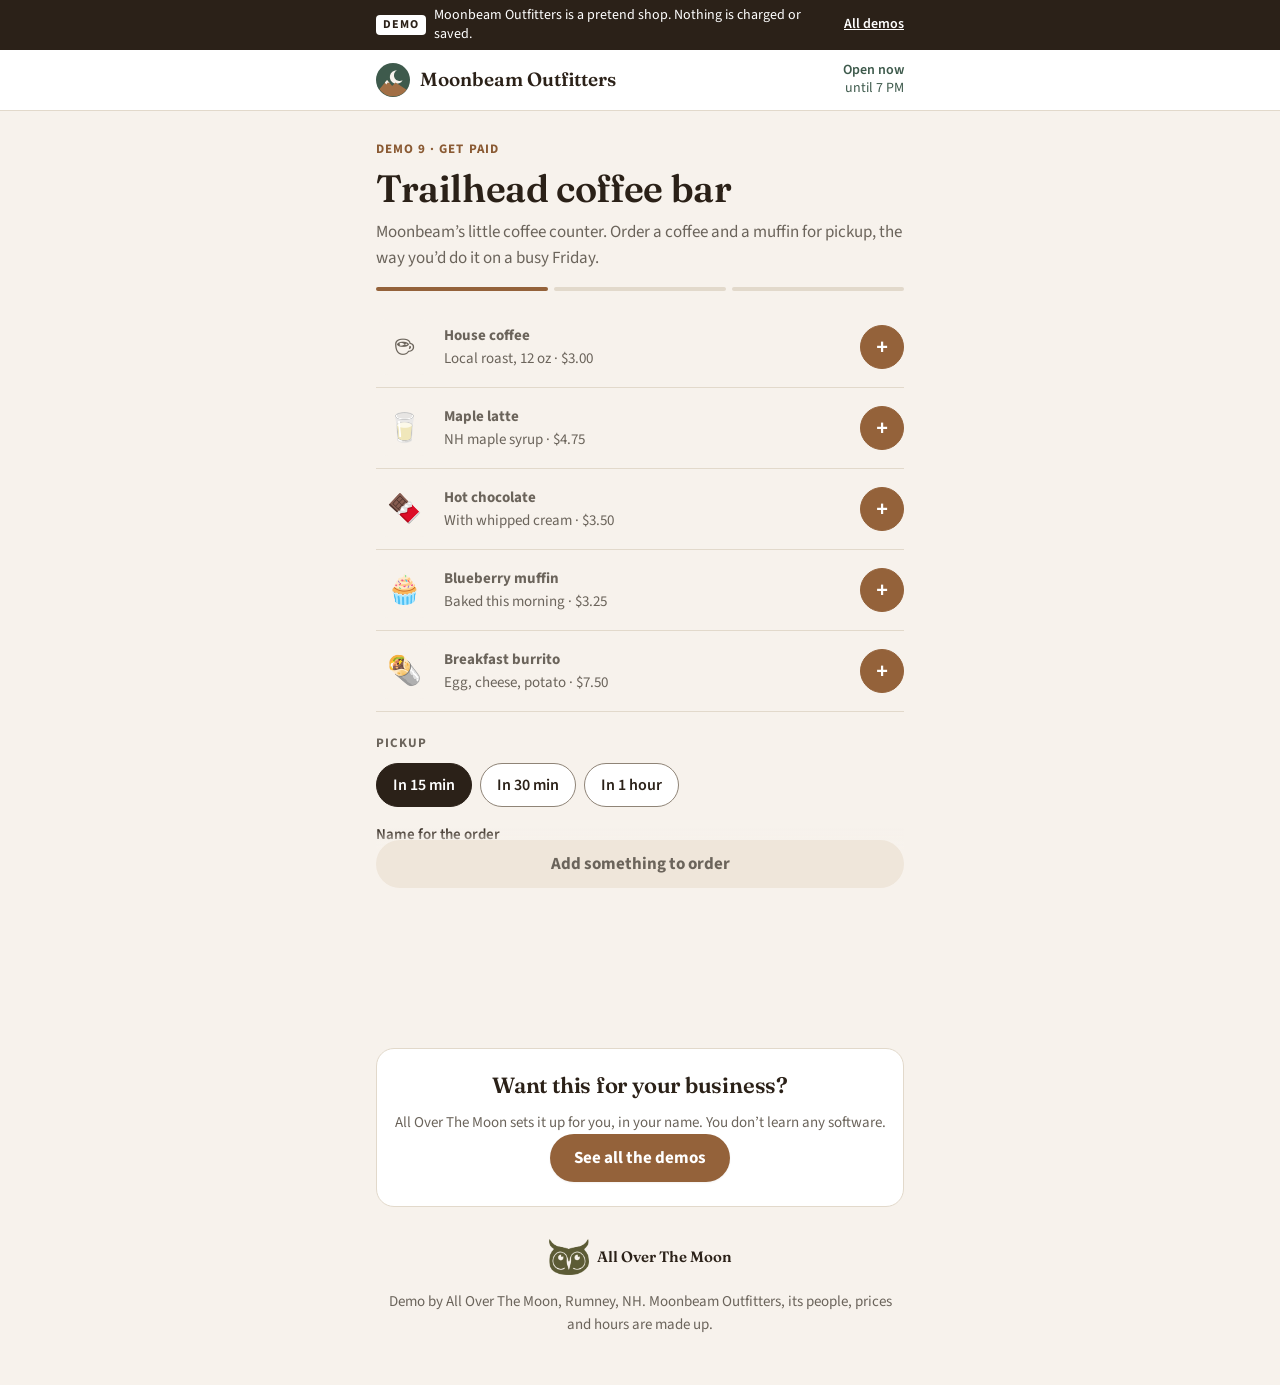
<file: order/index.html>
<!doctype html>
<html lang="en">
<head>
<meta charset="utf-8">
<meta name="viewport" content="width=device-width, initial-scale=1, viewport-fit=cover">
<title>Simple Online Ordering · Moonbeam demo</title>
<meta name="description" content="Order a coffee and a muffin for pickup in 15 minutes, and see the order land in the kitchen.">
<meta name="robots" content="noindex, nofollow">
<meta name="theme-color" content="#2B2118">
<meta property="og:title" content="Simple Online Ordering · Moonbeam demo">
<meta property="og:description" content="Order a coffee and a muffin for pickup in 15 minutes, and see the order land in the kitchen.">
<meta property="og:image" content="https://demo.alloverthemoon.com/assets/aotm-logo-256.png">
<link rel="icon" type="image/png" href="/assets/aotm-logo-256.png">
<link rel="apple-touch-icon" href="/assets/apple-touch-icon.png">
<link rel="preconnect" href="https://fonts.googleapis.com"><link rel="preconnect" href="https://fonts.gstatic.com" crossorigin><link rel="stylesheet" href="https://fonts.googleapis.com/css2?family=Fraunces:opsz,wght@9..144,500..700&family=Source+Sans+3:wght@400;600;700&display=swap">
<link rel="stylesheet" href="/assets/demo.css">
<script src="/assets/config.js"></script>
<script src="/assets/demo.js"></script>
</head>
<body>
<a class="skip" href="#main">Skip to content</a>
<div class="ribbon" role="note"><div class="wrap"><b>DEMO</b><span>Moonbeam Outfitters is a pretend shop. Nothing is charged or saved.</span><a href="/demos/">All demos</a></div></div>
<header class="mb-header"><div class="wrap"><a class="mb-brand" href="/"><svg viewBox="0 0 40 40" aria-hidden="true"><circle cx="20" cy="20" r="20" fill="#3E5A4C"/><path d="M24.5 8.5a8 8 0 1 0 6.8 11.8 6.4 6.4 0 1 1-6.8-11.8z" fill="#F7F2EC"/><path d="M4 31l9-11 6 7 4-4 13 8.5A20 20 0 0 1 4 31z" fill="#A26F45"/><path d="M13 20l3 3.6-2.2-.6-1.8 2.2-1.6-2.4z" fill="#F7F2EC"/></svg><span>Moonbeam Outfitters</span></a><span class="open" data-open aria-live="polite"></span></div></header>
<main id="main">

<div class="wrap">
  <div class="intro">
    <span class="kicker">Demo 9 · Get Paid</span>
    <h1>Trailhead coffee bar</h1>
    <p>Moonbeam’s little coffee counter. Order a coffee and a muffin for pickup, the way you’d do it on a busy Friday.</p>
    <div class="steps-dots" aria-hidden="true"><i class="on"></i><i></i><i></i></div>
  </div>

  <section data-screen="menu">
    <ul class="menu" id="menu"></ul>
    <h2 class="panel-title" style="margin-top:24px">Pickup</h2>
    <div class="chips" id="when"><button type="button" class="chip" data-w="15" aria-pressed="true">In 15 min</button><button type="button" class="chip" data-w="30">In 30 min</button><button type="button" class="chip" data-w="60">In 1 hour</button></div>
    <form style="margin-top:16px"><label class="field">Name for the order<input id="name" autocomplete="off" placeholder="Taylor"></label></form>
    <div class="cartbar"><button class="btn block" id="go" disabled>Add something to order</button></div>
  </section>

  <section data-screen="done" class="hidden">
    <div class="done"><div class="tick" id="tick"></div><h1>Order received</h1><p class="muted" id="ready"></p></div>
    <div class="mail arrive">
      <div class="mail-bar"><b>Inbox</b><span id="t1"></span></div>
      <div class="mail-head"><p class="mail-subject" id="o-subj"></p><div class="mail-from"><span class="avatar">MB</span><span>Moonbeam Outfitters</span></div></div>
      <div class="mail-body"><div id="o-lines"></div><p class="small muted" style="margin:8px 0 0">Pay at pickup, or pay ahead in the real setup.</p></div>
    </div>
    <div class="owner">
      <p class="lead-in">Same second, at the counter</p>
      <div class="ticket arrive" id="ticket"></div>
      <div class="toggle" style="margin-top:12px"><span><b>Taking online orders</b><br><span class="small muted" id="pause-note">Busy? Pause with one tap.</span></span><label class="switch"><input type="checkbox" id="pause" checked aria-label="Taking online orders"><i></i></label></div>
      <p class="small muted" style="margin:4px 0 0">Nobody wrote it down wrong, and the phone stayed free.</p>
    </div>
    <button class="btn ghost block" style="margin-top:20px" onclick="location.reload()">Order again</button>
  </section>
</div>
<script>
  const { $, $$, esc, money2, nhNow, nowTime, ICON } = MB
  const M = [
    { id: 'drip', e: '☕', name: 'House coffee', sub: 'Local roast, 12 oz', p: 3 },
    { id: 'latte', e: '🥛', name: 'Maple latte', sub: 'NH maple syrup', p: 4.75 },
    { id: 'cocoa', e: '🍫', name: 'Hot chocolate', sub: 'With whipped cream', p: 3.5 },
    { id: 'muffin', e: '🧁', name: 'Blueberry muffin', sub: 'Baked this morning', p: 3.25 },
    { id: 'burrito', e: '🌯', name: 'Breakfast burrito', sub: 'Egg, cheese, potato', p: 7.5 }
  ]
  const q = {}; let w = 15
  $('#menu').innerHTML = M.map(i => `<li><span class="pic" aria-hidden="true">${i.e}</span><span><b>${i.name}</b><span>${i.sub} · ${money2(i.p)}</span></span><span class="qty"><button type="button" data-m="${i.id}" data-d="-1" aria-label="Remove ${i.name}" class="hidden">−</button><output id="q-${i.id}" class="hidden">0</output><button type="button" class="add" data-m="${i.id}" data-d="1" aria-label="Add ${i.name}">+</button></span></li>`).join('')
  const total = () => M.reduce((s, i) => s + (q[i.id] || 0) * i.p, 0)
  const count = () => Object.values(q).reduce((a, b) => a + b, 0)
  function paint() {
    M.forEach(i => { const n = q[i.id] || 0; $('#q-' + i.id).textContent = n; $('#q-' + i.id).classList.toggle('hidden', !n); $(`[data-m="${i.id}"][data-d="-1"]`).classList.toggle('hidden', !n) })
    const c = count(); $('#go').disabled = !c
    $('#go').textContent = c ? `Place order · ${c} item${c > 1 ? 's' : ''} · ${money2(total())}` : 'Add something to order'
    MB.steps(c ? 2 : 1)
  }
  $$('[data-m]').forEach(b => b.onclick = () => { q[b.dataset.m] = Math.max(0, (q[b.dataset.m] || 0) + +b.dataset.d); paint() })
  $$('[data-w]').forEach(b => b.onclick = () => { w = +b.dataset.w; $$('[data-w]').forEach(x => x.setAttribute('aria-pressed', x === b)) })
  $('#go').onclick = () => {
    const name = $('#name').value.trim() || 'Taylor', t = nhNow(); t.setMinutes(t.getMinutes() + w)
    const at = t.toLocaleTimeString('en-US', { hour: 'numeric', minute: '2-digit' }), num = 100 + Math.floor(Math.random() * 800)
    const lines = M.filter(i => q[i.id]).map(i => [q[i.id] + ' × ' + i.name, q[i.id] * i.p])
    $('#tick').innerHTML = ICON.check
    $('#ready').textContent = `Order #${num} · ready at ${at}. We’ll have it at the counter.`
    $('#t1').textContent = 'just now · ' + nowTime()
    $('#o-subj').textContent = `Order #${num} received · ready at ${at}`
    $('#o-lines').innerHTML = lines.map(l => `<div class="pay-line"><span>${esc(l[0])}</span><span>${money2(l[1])}</span></div>`).join('') + `<div class="pay-line total"><span>Total</span><span>${money2(total())}</span></div>`
    $('#ticket').innerHTML = `<b>ONLINE ORDER #${num}</b><br>${esc(name.toUpperCase())} · PICKUP ${at}<hr>${lines.map(l => esc(l[0])).join('<br>')}<hr>${money2(total())} · pay at pickup`
    MB.show('done'); MB.steps(3)
  }
  $('#pause').onchange = e => { $('#pause-note').textContent = e.target.checked ? 'Busy? Pause with one tap.' : 'Paused. The online menu says “back soon”.' }
  paint()
</script>

</main>
<footer class="foot"><div class="wrap">
<div class="cta-band"><h2>Want this for your business?</h2><p class="muted">All Over The Moon sets it up for you, in your name. You don’t learn any software.</p><a class="btn" href="/demos/">See all the demos</a></div>
<p style="margin-top:32px"><a class="aotm" href="/demos/"><img src="/assets/aotm-logo-256.png" alt="" width="40" height="36">All Over The Moon</a></p>
<p>Demo by All Over The Moon, Rumney, NH. Moonbeam Outfitters, its people, prices and hours are made up.</p>
</div></footer>
</body>
</html>
</file>
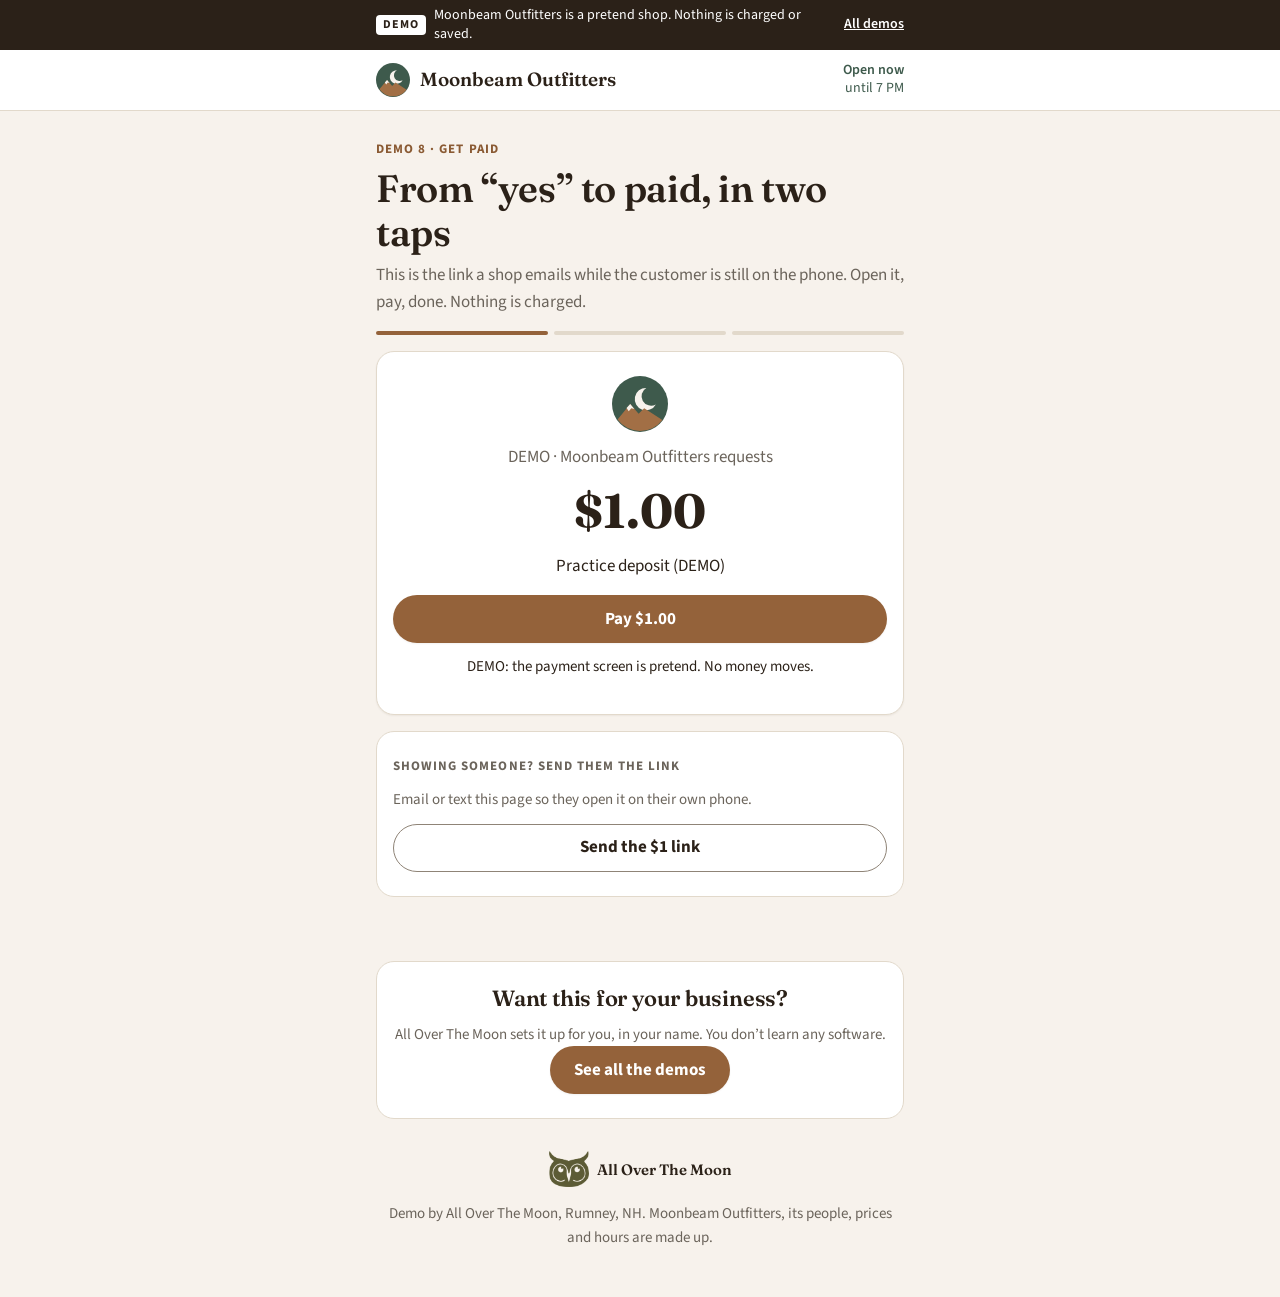
<file: pay/index.html>
<!doctype html>
<html lang="en">
<head>
<meta charset="utf-8">
<meta name="viewport" content="width=device-width, initial-scale=1, viewport-fit=cover">
<title>Pay-by-Link · Moonbeam demo</title>
<meta name="description" content="A $1 demo deposit link: open it on a phone and pay in two taps. Nothing is charged.">
<meta name="robots" content="noindex, nofollow">
<meta name="theme-color" content="#2B2118">
<meta property="og:title" content="Pay-by-Link · Moonbeam demo">
<meta property="og:description" content="A $1 demo deposit link: open it on a phone and pay in two taps. Nothing is charged.">
<meta property="og:image" content="https://demo.alloverthemoon.com/assets/aotm-logo-256.png">
<link rel="icon" type="image/png" href="/assets/aotm-logo-256.png">
<link rel="apple-touch-icon" href="/assets/apple-touch-icon.png">
<link rel="preconnect" href="https://fonts.googleapis.com"><link rel="preconnect" href="https://fonts.gstatic.com" crossorigin><link rel="stylesheet" href="https://fonts.googleapis.com/css2?family=Fraunces:opsz,wght@9..144,500..700&family=Source+Sans+3:wght@400;600;700&display=swap">
<link rel="stylesheet" href="/assets/demo.css">
<script src="/assets/config.js"></script>
<script src="/assets/demo.js"></script>
</head>
<body>
<a class="skip" href="#main">Skip to content</a>
<div class="ribbon" role="note"><div class="wrap"><b>DEMO</b><span>Moonbeam Outfitters is a pretend shop. Nothing is charged or saved.</span><a href="/demos/">All demos</a></div></div>
<header class="mb-header"><div class="wrap"><a class="mb-brand" href="/"><svg viewBox="0 0 40 40" aria-hidden="true"><circle cx="20" cy="20" r="20" fill="#3E5A4C"/><path d="M24.5 8.5a8 8 0 1 0 6.8 11.8 6.4 6.4 0 1 1-6.8-11.8z" fill="#F7F2EC"/><path d="M4 31l9-11 6 7 4-4 13 8.5A20 20 0 0 1 4 31z" fill="#A26F45"/><path d="M13 20l3 3.6-2.2-.6-1.8 2.2-1.6-2.4z" fill="#F7F2EC"/></svg><span>Moonbeam Outfitters</span></a><span class="open" data-open aria-live="polite"></span></div></header>
<main id="main">

<div class="wrap">
  <div class="intro">
    <span class="kicker">Demo 8 · Get Paid</span>
    <h1>From “yes” to paid, in two taps</h1>
    <p>This is the link a shop emails while the customer is still on the phone. Open it, pay, done. Nothing is charged.</p>
    <div class="steps-dots" aria-hidden="true"><i class="on"></i><i></i><i></i></div>
  </div>

  <section data-screen="link">
    <div class="card" style="text-align:center">
      <div style="width:56px;height:56px;margin:0 auto 12px"><svg viewBox="0 0 40 40" aria-hidden="true"><circle cx="20" cy="20" r="20" fill="#3E5A4C"/><path d="M24.5 8.5a8 8 0 1 0 6.8 11.8 6.4 6.4 0 1 1-6.8-11.8z" fill="#F7F2EC"/><path d="M4 31l9-11 6 7 4-4 13 8.5A20 20 0 0 1 4 31z" fill="#A26F45"/><path d="M13 20l3 3.6-2.2-.6-1.8 2.2-1.6-2.4z" fill="#F7F2EC"/></svg></div>
      <p class="muted" style="margin:0">DEMO · Moonbeam Outfitters requests</p>
      <p style="font-family:var(--font-display);font-size:3rem;font-weight:700;margin:4px 0">$1.00</p>
      <p style="margin:0 0 16px">Practice deposit (DEMO)</p>
      <button class="btn block" id="pay">Pay $1.00</button>
      <p class="nosave big" style="margin-top:12px">DEMO: the payment screen is pretend. No money moves.</p>
    </div>
    <div class="card flat" style="margin-top:16px">
      <p class="panel-title">Showing someone? Send them the link</p>
      <p class="small muted">Email or text this page so they open it on their own phone.</p>
      <button class="btn block ghost" id="share">Send the $1 link</button>
    </div>
  </section>

  <section data-screen="done" class="hidden">
    <div class="done"><div class="tick" id="tick"></div><h1>Paid</h1><p class="muted">$1.00 to Moonbeam Outfitters (demo). A receipt is on its way.</p></div>
    <div class="mail arrive">
      <div class="mail-bar"><b>Inbox</b><span id="t1"></span></div>
      <div class="mail-head"><p class="mail-subject">Receipt from Moonbeam Outfitters</p><div class="mail-from"><span class="avatar">MB</span><span>Moonbeam Outfitters</span></div></div>
      <div class="mail-body"><dl class="summary"><dt>Amount</dt><dd>$1.00</dd><dt>For</dt><dd>Demo deposit</dd><dt>Paid</dt><dd id="t2"></dd></dl></div>
    </div>
    <div class="owner">
      <p class="lead-in">On the owner’s side</p>
      <h2>Money in, no chasing</h2>
      <p class="muted" style="margin:0">No check in the mail, no “I’ll Venmo you later”. Every payment lands in your account with a receipt, and ready-made links for deposits, balances and pre-orders sit on your phone.</p>
    </div>
  </section>
</div>
<script>
  const { $, nowTime, ICON } = MB
  $('#pay').onclick = () => { MB.steps(2); MB.pay({ title: 'Demo deposit', lines: [['Deposit · holds your rental', 1]], onPaid: () => { $('#tick').innerHTML = ICON.check; $('#t1').textContent = 'just now · ' + nowTime(); $('#t2').textContent = 'Today, ' + nowTime(); MB.show('done'); MB.steps(3) } }) }
  $('#share').onclick = async () => {
    const url = location.origin + '/pay/'
    if (navigator.share) { try { await navigator.share({ title: 'Moonbeam DEMO: nothing is charged', text: 'A demo from All Over The Moon. It is a pretend payment page, nothing is charged:', url }) } catch (e) {} return }
    try { await navigator.clipboard.writeText(url); MB.sheet('<p class="panel-title">Link copied</p><h2>Paste it in an email or text</h2><p class="muted">' + url + '</p>', { label: 'Link copied' }) }
    catch (e) { MB.sheet('<p class="panel-title">The link</p><h2>' + url + '</h2>', { label: 'Link' }) }
  }
</script>

</main>
<footer class="foot"><div class="wrap">
<div class="cta-band"><h2>Want this for your business?</h2><p class="muted">All Over The Moon sets it up for you, in your name. You don’t learn any software.</p><a class="btn" href="/demos/">See all the demos</a></div>
<p style="margin-top:32px"><a class="aotm" href="/demos/"><img src="/assets/aotm-logo-256.png" alt="" width="40" height="36">All Over The Moon</a></p>
<p>Demo by All Over The Moon, Rumney, NH. Moonbeam Outfitters, its people, prices and hours are made up.</p>
</div></footer>
</body>
</html>
</file>
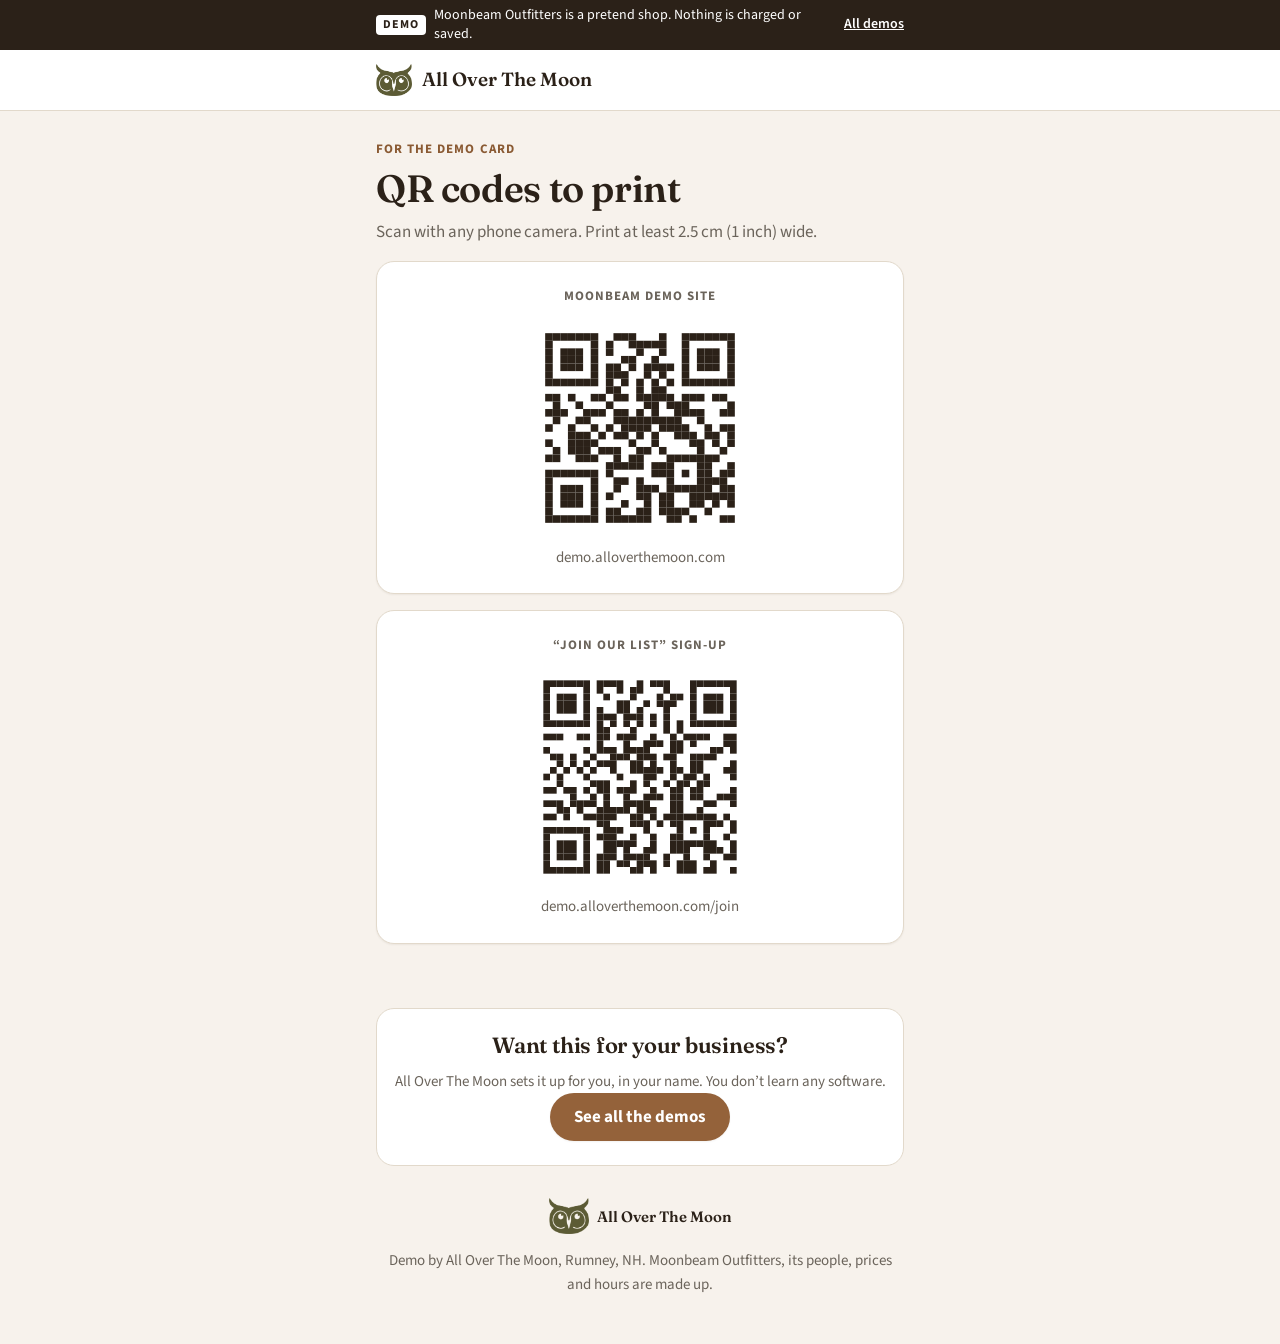
<file: qr/index.html>
<!doctype html>
<html lang="en">
<head>
<meta charset="utf-8">
<meta name="viewport" content="width=device-width, initial-scale=1, viewport-fit=cover">
<title>QR codes for the demo card · All Over The Moon</title>
<meta name="description" content="Printable QR codes for the Moonbeam demo site and the Join our list sign-up.">
<meta name="robots" content="noindex, nofollow">
<meta name="theme-color" content="#2B2118">
<meta property="og:title" content="QR codes for the demo card · All Over The Moon">
<meta property="og:description" content="Printable QR codes for the Moonbeam demo site and the Join our list sign-up.">
<meta property="og:image" content="https://demo.alloverthemoon.com/assets/aotm-logo-256.png">
<link rel="icon" type="image/png" href="/assets/aotm-logo-256.png">
<link rel="apple-touch-icon" href="/assets/apple-touch-icon.png">
<link rel="preconnect" href="https://fonts.googleapis.com"><link rel="preconnect" href="https://fonts.gstatic.com" crossorigin><link rel="stylesheet" href="https://fonts.googleapis.com/css2?family=Fraunces:opsz,wght@9..144,500..700&family=Source+Sans+3:wght@400;600;700&display=swap">
<link rel="stylesheet" href="/assets/demo.css">
<script src="/assets/config.js"></script>
<script src="/assets/demo.js"></script>
</head>
<body>
<a class="skip" href="#main">Skip to content</a>
<div class="ribbon" role="note"><div class="wrap"><b>DEMO</b><span>Moonbeam Outfitters is a pretend shop. Nothing is charged or saved.</span><a href="/demos/">All demos</a></div></div>
<header class="mb-header"><div class="wrap"><a class="mb-brand" href="/demos/"><img src="/assets/aotm-logo-256.png" alt="" width="36" height="32" style="width:36px"><span>All Over The Moon</span></a></div></header>
<main id="main">

<div class="wrap">
  <div class="intro"><span class="kicker">For the demo card</span><h1>QR codes to print</h1><p>Scan with any phone camera. Print at least 2.5 cm (1 inch) wide.</p></div>
  <div class="card center"><p class="panel-title">Moonbeam demo site</p><img src="/assets/qr-site.svg" alt="QR code to demo.alloverthemoon.com" width="220" height="220" style="margin:0 auto;width:220px"><p class="small muted" style="margin:8px 0 0">demo.alloverthemoon.com</p></div>
  <div class="card center"><p class="panel-title">“Join our list” sign-up</p><img src="/assets/qr-join.svg" alt="QR code to the Join our list demo" width="220" height="220" style="margin:0 auto;width:220px"><p class="small muted" style="margin:8px 0 0">demo.alloverthemoon.com/join</p></div>
</div>

</main>
<footer class="foot"><div class="wrap">
<div class="cta-band"><h2>Want this for your business?</h2><p class="muted">All Over The Moon sets it up for you, in your name. You don’t learn any software.</p><a class="btn" href="/demos/">See all the demos</a></div>
<p style="margin-top:32px"><a class="aotm" href="/demos/"><img src="/assets/aotm-logo-256.png" alt="" width="40" height="36">All Over The Moon</a></p>
<p>Demo by All Over The Moon, Rumney, NH. Moonbeam Outfitters, its people, prices and hours are made up.</p>
</div></footer>
</body>
</html>
</file>
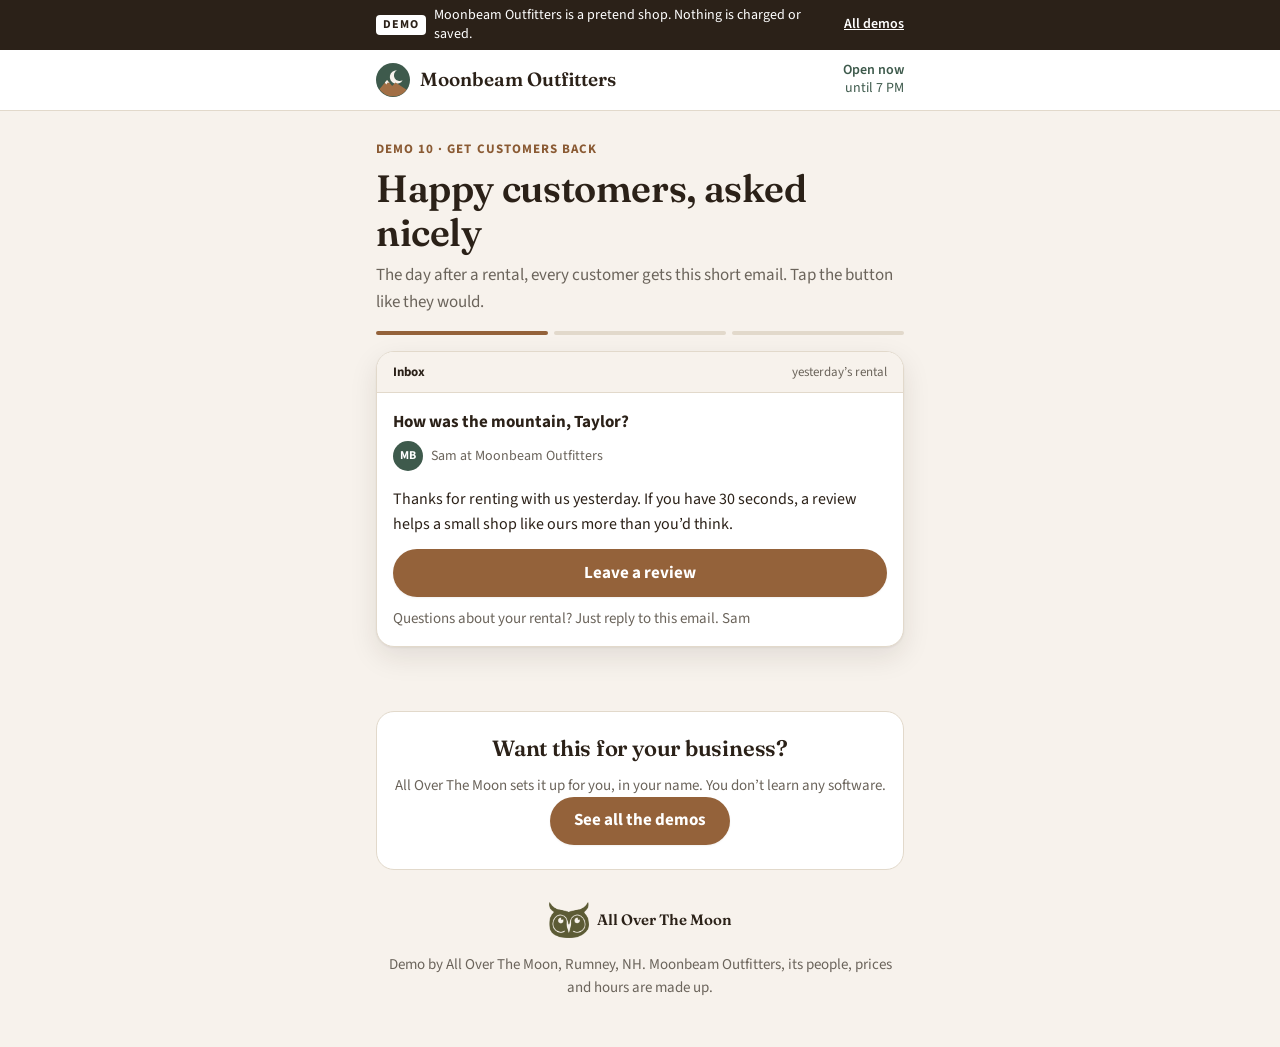
<file: reviews/index.html>
<!doctype html>
<html lang="en">
<head>
<meta charset="utf-8">
<meta name="viewport" content="width=device-width, initial-scale=1, viewport-fit=cover">
<title>Review Requests · Moonbeam demo</title>
<meta name="description" content="The friendly email every customer gets after a visit, with one button straight to the review box.">
<meta name="robots" content="noindex, nofollow">
<meta name="theme-color" content="#2B2118">
<meta property="og:title" content="Review Requests · Moonbeam demo">
<meta property="og:description" content="The friendly email every customer gets after a visit, with one button straight to the review box.">
<meta property="og:image" content="https://demo.alloverthemoon.com/assets/aotm-logo-256.png">
<link rel="icon" type="image/png" href="/assets/aotm-logo-256.png">
<link rel="apple-touch-icon" href="/assets/apple-touch-icon.png">
<link rel="preconnect" href="https://fonts.googleapis.com"><link rel="preconnect" href="https://fonts.gstatic.com" crossorigin><link rel="stylesheet" href="https://fonts.googleapis.com/css2?family=Fraunces:opsz,wght@9..144,500..700&family=Source+Sans+3:wght@400;600;700&display=swap">
<link rel="stylesheet" href="/assets/demo.css">
<script src="/assets/config.js"></script>
<script src="/assets/demo.js"></script>
</head>
<body>
<a class="skip" href="#main">Skip to content</a>
<div class="ribbon" role="note"><div class="wrap"><b>DEMO</b><span>Moonbeam Outfitters is a pretend shop. Nothing is charged or saved.</span><a href="/demos/">All demos</a></div></div>
<header class="mb-header"><div class="wrap"><a class="mb-brand" href="/"><svg viewBox="0 0 40 40" aria-hidden="true"><circle cx="20" cy="20" r="20" fill="#3E5A4C"/><path d="M24.5 8.5a8 8 0 1 0 6.8 11.8 6.4 6.4 0 1 1-6.8-11.8z" fill="#F7F2EC"/><path d="M4 31l9-11 6 7 4-4 13 8.5A20 20 0 0 1 4 31z" fill="#A26F45"/><path d="M13 20l3 3.6-2.2-.6-1.8 2.2-1.6-2.4z" fill="#F7F2EC"/></svg><span>Moonbeam Outfitters</span></a><span class="open" data-open aria-live="polite"></span></div></header>
<main id="main">

<div class="wrap">
  <div class="intro">
    <span class="kicker">Demo 10 · Get Customers Back</span>
    <h1>Happy customers, asked nicely</h1>
    <p>The day after a rental, every customer gets this short email. Tap the button like they would.</p>
    <div class="steps-dots" aria-hidden="true"><i class="on"></i><i></i><i></i></div>
  </div>

  <div class="mail">
    <div class="mail-bar"><b>Inbox</b><span>yesterday’s rental</span></div>
    <div class="mail-head"><p class="mail-subject">How was the mountain, Taylor?</p><div class="mail-from"><span class="avatar">MB</span><span>Sam at Moonbeam Outfitters</span></div></div>
    <div class="mail-body">
      <p>Thanks for renting with us yesterday. If you have 30 seconds, a review helps a small shop like ours more than you’d think.</p>
      <button class="btn block" id="review">Leave a review</button>
      <p class="small muted" style="margin:10px 0 0">Questions about your rental? Just reply to this email. Sam</p>
    </div>
  </div>

  <div class="owner hidden" id="owner">
    <p class="lead-in">Why it works</p>
    <h2>Every customer, the same way</h2>
    <ul class="diff">
      <li>It goes to everyone after each visit, not only the happy ones. Google doesn’t allow asking only the happy ones, and it looks more honest too.</li>
      <li>One button, straight to the review box. No searching for your page.</li>
      <li>A “Review us” QR card at the counter for customers who never gave an email.</li>
    </ul>
  </div>
</div>
<script>
  const { $, $$, sheet, close } = MB
  const STAR = '<svg viewBox="0 0 24 24" fill="currentColor" aria-hidden="true"><path d="M12 2.5l2.9 6 6.6.9-4.8 4.6 1.2 6.5L12 17.4l-5.9 3.1 1.2-6.5L2.5 9.4l6.6-.9z"/></svg>'
  $('#review').onclick = () => {
    MB.steps(2)
    const b = sheet(`<p class="panel-title">Review · Moonbeam Outfitters</p><h2>Rate your visit</h2>
      <div class="rate" role="radiogroup" aria-label="Stars">${[1, 2, 3, 4, 5].map(n => `<button type="button" role="radio" aria-checked="false" aria-label="${n} star${n > 1 ? 's' : ''}" data-s="${n}">${STAR}</button>`).join('')}</div>
      <label class="field">Your review<textarea id="rv" placeholder="Tell us how it went"></textarea></label>
      <button class="btn block" id="post" disabled>Post</button>
      <p class="nosave big center">DEMO: on a real business this is the Google review box. Nothing gets posted here.</p>`, { label: 'Review' })
    let s = 0
    $$('[data-s]', b).forEach(x => x.onclick = () => { s = +x.dataset.s; $$('[data-s]', b).forEach(y => { y.classList.toggle('on', +y.dataset.s <= s); y.setAttribute('aria-checked', +y.dataset.s === s) }); $('#post', b).disabled = false })
    $('#post', b).onclick = () => { close(); MB.steps(3); $('#review').outerHTML = '<p style="color:var(--pine);font-weight:700" aria-live="polite">✓ Thanks for the ' + s + '-star review! (Demo: nothing was posted.)</p>'; $('#owner').classList.remove('hidden'); $('#owner').scrollIntoView({ behavior: 'smooth', block: 'start' }) }
  }
</script>

</main>
<footer class="foot"><div class="wrap">
<div class="cta-band"><h2>Want this for your business?</h2><p class="muted">All Over The Moon sets it up for you, in your name. You don’t learn any software.</p><a class="btn" href="/demos/">See all the demos</a></div>
<p style="margin-top:32px"><a class="aotm" href="/demos/"><img src="/assets/aotm-logo-256.png" alt="" width="40" height="36">All Over The Moon</a></p>
<p>Demo by All Over The Moon, Rumney, NH. Moonbeam Outfitters, its people, prices and hours are made up.</p>
</div></footer>
</body>
</html>
</file>
<file: assets/demo.css>
/* Moonbeam Outfitters · AOTM demo site
   Mobile first (375 px). Light theme only. Every color comes from the tokens. */

:root {
  color-scheme: light;
  --brown: #94623A;        /* action background (white text 5.2:1, AA) */
  --brown-ink: #8A5A33;    /* links, hover (5.8:1 on white) */
  --cream: #F7F2EC;
  --cream-2: #EFE6DA;
  --ink: #2B2118;
  --text-2: #6B645B;       /* AA on white and cream */
  --line: #E2D9CB;
  --line-strong: #8F8477;
  --paper: #FFFFFF;
  --pine: #3E5A4C;         /* Moonbeam accent, illustrations and success */
  --pine-bg: #EAF0EC;
  --demo: #2B2118;         /* demo ribbon */
  --error: #9A3B24;

  --font-display: "Fraunces", Georgia, "Times New Roman", serif;
  --font-body: "Source Sans 3", "Source Sans Pro", "Helvetica Neue", "Segoe UI", Arial, sans-serif;

  --s-1: 4px; --s-2: 8px; --s-3: 12px; --s-4: 16px; --s-5: 24px; --s-6: 32px; --s-7: 48px;
  --radius-s: 8px; --radius: 12px; --radius-l: 18px;
  --shadow-1: 0 1px 2px rgba(43,33,24,.06);
  --shadow-2: 0 1px 2px rgba(43,33,24,.06), 0 10px 28px rgba(43,33,24,.10);
  --shadow-3: 0 2px 4px rgba(43,33,24,.08), 0 22px 48px rgba(43,33,24,.18);
  --ease: cubic-bezier(.2,.7,.2,1);
  --tap: 48px;
  --wrap: 560px;
}

*, *::before, *::after { box-sizing: border-box; }
html { -webkit-text-size-adjust: 100%; }
body {
  margin: 0; background: var(--cream); color: var(--ink);
  font-family: var(--font-body); font-size: 1.0625rem; line-height: 1.55;
  -webkit-font-smoothing: antialiased; overflow-x: hidden;
}
img, svg { max-width: 100%; display: block; }
h1, h2, h3 { font-family: var(--font-display); font-weight: 600; line-height: 1.15; margin: 0 0 var(--s-3); letter-spacing: -0.01em; }
h1 { font-size: 2rem; }
h2 { font-size: 1.5rem; }
h3 { font-size: 1.1875rem; }
p { margin: 0 0 var(--s-3); }
a { color: var(--brown-ink); }
:focus-visible { outline: 3px solid var(--brown); outline-offset: 2px; border-radius: 4px; }
.skip { position: absolute; left: var(--s-3); top: -60px; background: var(--paper); padding: var(--s-2) var(--s-3); z-index: 100; border-radius: var(--radius-s); }
.skip:focus { top: var(--s-3); }
.sr { position: absolute; width: 1px; height: 1px; overflow: hidden; clip: rect(0 0 0 0); white-space: nowrap; }

.wrap { width: 100%; max-width: var(--wrap); margin: 0 auto; padding: 0 16px; }
.muted { color: var(--text-2); }
.small { font-size: 0.9375rem; }
.center { text-align: center; }
.stack > * + * { margin-top: var(--s-4); }

/* ---------- Demo ribbon (always on top) ---------- */
.ribbon {
  position: sticky; top: 0; z-index: 50;
  background: var(--demo); color: #fff; font-size: 0.875rem; line-height: 1.35;
}
.ribbon .wrap { display: flex; align-items: center; gap: var(--s-2); min-height: 40px; padding-top: 6px; padding-bottom: 6px; }
.ribbon b { background: #fff; color: var(--demo); font-weight: 700; font-size: 0.75rem; letter-spacing: .08em; padding: 2px 7px; border-radius: 4px; flex: 0 0 auto; }
.ribbon span { flex: 1; }
.ribbon a { color: #fff; font-weight: 600; white-space: nowrap; }

/* ---------- Moonbeam header ---------- */
.mb-header { background: var(--paper); border-bottom: 1px solid var(--line); }
.mb-header .wrap { display: flex; align-items: center; gap: var(--s-3); min-height: 60px; }
.mb-brand { display: flex; align-items: center; gap: 10px; text-decoration: none; color: var(--ink); font-family: var(--font-display); font-weight: 600; font-size: 1.1875rem; }
.mb-brand svg { width: 34px; height: 34px; flex: 0 0 34px; }
.mb-header .open { margin-left: auto; font-size: 0.875rem; color: var(--pine); font-weight: 600; text-align: right; line-height: 1.25; }
.mb-header .open.closed { color: var(--text-2); }

/* ---------- Demo intro (what this page shows) ---------- */
.intro { padding: var(--s-5) 0 var(--s-4); }
.intro .kicker { display: inline-block; font-size: 0.8125rem; font-weight: 700; letter-spacing: .08em; text-transform: uppercase; color: var(--brown-ink); margin-bottom: var(--s-2); }
.intro h1 { margin-bottom: var(--s-2); }
.intro p { color: var(--text-2); margin: 0; }
.steps-dots { display: flex; gap: 6px; margin-top: var(--s-4); }
.steps-dots i { height: 4px; flex: 1; border-radius: 4px; background: var(--line); transition: background var(--t, 240ms) var(--ease); }
.steps-dots i.on { background: var(--brown); }

/* ---------- Cards & surfaces ---------- */
.card { background: var(--paper); border: 1px solid var(--line); border-radius: var(--radius-l); padding: var(--s-5) var(--s-4); box-shadow: var(--shadow-1); }
.card + .card { margin-top: var(--s-4); }
.card.flat { box-shadow: none; }
.panel-title { font-family: var(--font-body); font-size: 0.8125rem; font-weight: 700; letter-spacing: .08em; text-transform: uppercase; color: var(--text-2); margin: 0 0 var(--s-3); }
section.block { padding: var(--s-4) 0 var(--s-6); }

/* ---------- Buttons ---------- */
.btn {
  display: inline-flex; align-items: center; justify-content: center; gap: var(--s-2);
  min-height: var(--tap); padding: 0 var(--s-5); border: 0; border-radius: 999px;
  background: var(--brown); color: #fff; font: 700 1.0625rem/1 var(--font-body);
  text-decoration: none; cursor: pointer; box-shadow: var(--shadow-1);
  transition: background 160ms var(--ease), transform 160ms var(--ease), box-shadow 160ms var(--ease);
  -webkit-tap-highlight-color: transparent;
}
.btn:hover { background: var(--brown-ink); box-shadow: var(--shadow-2); }
.btn:active { transform: scale(.98); }
.btn[disabled], .btn.is-off { background: var(--cream-2); color: var(--text-2); box-shadow: none; cursor: not-allowed; }
.btn.ghost { background: var(--paper); color: var(--ink); border: 1.5px solid var(--line-strong); box-shadow: none; }
.btn.ghost:hover { background: var(--cream); }
.btn.dark { background: var(--ink); }
.btn.dark:hover { background: #000; }
.btn.block { width: 100%; }
.btn.sm { min-height: 44px; padding: 0 var(--s-4); font-size: 0.9375rem; }
.btn-row { display: flex; gap: var(--s-2); flex-wrap: wrap; }
.btn-row .btn { flex: 1 1 0; padding: 0 var(--s-3); }
.btn svg { width: 20px; height: 20px; flex: 0 0 20px; }

/* ---------- Choices (chips / options) ---------- */
.chips { display: flex; flex-wrap: wrap; gap: var(--s-2); }
.chip {
  min-height: 44px; padding: 0 var(--s-4); border-radius: 999px; border: 1.5px solid var(--line-strong);
  background: var(--paper); color: var(--ink); font: 600 1rem/1 var(--font-body); cursor: pointer;
}
.chip[aria-pressed="true"], .chip[aria-checked="true"] { background: var(--ink); border-color: var(--ink); color: #fff; }
.chip:disabled { color: #A8A096; border-style: dashed; text-decoration: line-through; cursor: not-allowed; }
.options { display: grid; gap: var(--s-2); }
.option {
  display: grid; grid-template-columns: 1fr auto; align-items: center; gap: var(--s-3);
  text-align: left; width: 100%; padding: var(--s-3) var(--s-4); min-height: 64px;
  background: var(--paper); border: 1.5px solid var(--line); border-radius: var(--radius);
  font: inherit; color: inherit; cursor: pointer;
}
.option b { display: block; font-size: 1.0625rem; }
.option span { font-size: 0.9375rem; color: var(--text-2); }
.option .price { font-weight: 700; color: var(--ink); white-space: nowrap; }
.option[aria-pressed="true"] { border-color: var(--ink); box-shadow: 0 0 0 1.5px var(--ink) inset; }

/* ---------- Forms ---------- */
.field { display: block; font-weight: 600; font-size: 0.9375rem; margin-bottom: var(--s-3); }
.field input, .field textarea, .field select {
  display: block; width: 100%; margin-top: 6px; min-height: var(--tap); padding: 10px 14px;
  font: 400 1.0625rem/1.4 var(--font-body); color: var(--ink); background: var(--paper);
  border: 1.5px solid var(--line-strong); border-radius: var(--radius-s);
}
.field textarea { min-height: 88px; resize: vertical; }
.field .hint { display: block; font-weight: 400; color: var(--text-2); font-size: 0.875rem; margin-top: 4px; }
.check { display: flex; gap: var(--s-3); align-items: flex-start; font-size: 0.9375rem; margin: var(--s-3) 0 var(--s-4); }
.check input { width: 22px; height: 22px; margin: 1px 0 0; accent-color: var(--brown); flex: 0 0 22px; }
.nosave { font-size: 0.8125rem; color: var(--text-2); margin-top: var(--s-2); }

/* ---------- Email preview ---------- */
.mail { background: var(--paper); border: 1px solid var(--line); border-radius: var(--radius-l); box-shadow: var(--shadow-2); overflow: hidden; }
.mail-bar { display: flex; justify-content: space-between; align-items: center; padding: 10px var(--s-4); background: var(--cream); border-bottom: 1px solid var(--line); font-size: 0.8125rem; color: var(--text-2); }
.mail-bar b { color: var(--ink); }
.mail-head { padding: var(--s-4) var(--s-4) var(--s-2); }
.mail-subject { font-weight: 700; font-size: 1.0625rem; margin: 0 0 6px; }
.mail-from { display: flex; align-items: center; gap: var(--s-2); font-size: 0.875rem; color: var(--text-2); }
.avatar { width: 30px; height: 30px; border-radius: 50%; background: var(--pine); color: #fff; display: grid; place-items: center; font-size: 0.75rem; font-weight: 700; flex: 0 0 30px; }
.avatar.owl { background: var(--cream); }
.mail-body { padding: var(--s-2) var(--s-4) var(--s-4); font-size: 1rem; }
.mail-body .btn-row { margin: var(--s-4) 0 var(--s-2); }
.mail-foot { padding: var(--s-3) var(--s-4); border-top: 1px solid var(--line); font-size: 0.8125rem; color: var(--text-2); background: #FCFAF7; }
.summary { display: grid; grid-template-columns: auto 1fr; gap: 6px var(--s-4); margin: var(--s-2) 0 var(--s-3); padding: var(--s-3); background: var(--cream); border-radius: var(--radius-s); font-size: 0.9375rem; }
.summary dt { color: var(--text-2); font-weight: 700; }
.summary dd { margin: 0; font-weight: 600; }
.quote { border-left: 3px solid var(--line-strong); padding-left: var(--s-3); color: var(--text-2); font-style: italic; }
.tag { display: inline-block; font-size: 0.75rem; font-weight: 700; padding: 3px 8px; border-radius: 999px; background: var(--cream); border: 1px solid var(--line-strong); white-space: nowrap; }
.tag.hot { background: var(--brown-ink); border-color: var(--brown-ink); color: #fff; }
.tag.ok { background: var(--pine-bg); border-color: var(--pine); color: var(--pine); }

/* email arrives */
.arrive { animation: arrive 520ms var(--ease) both; }
@keyframes arrive { from { opacity: 0; transform: translateY(18px) scale(.98); } to { opacity: 1; transform: none; } }

/* ---------- Owner view (what the owner gets) ---------- */
.owner { margin-top: var(--s-5); padding: var(--s-5) var(--s-4); background: var(--paper); border-radius: var(--radius-l); border: 1.5px dashed var(--line-strong); }
.owner > h2 { font-size: 1.25rem; }
.owner .lead-in { display: flex; align-items: center; gap: var(--s-2); font-size: 0.8125rem; font-weight: 700; letter-spacing: .08em; text-transform: uppercase; color: var(--pine); margin-bottom: var(--s-2); }

/* ---------- Success screen ---------- */
.done { text-align: center; padding: var(--s-5) var(--s-2) var(--s-4); }
.done .tick { width: 64px; height: 64px; border-radius: 50%; background: var(--pine); color: #fff; display: grid; place-items: center; margin: 0 auto var(--s-4); animation: pop 420ms var(--ease) both; }
.done .tick svg { width: 32px; height: 32px; }
@keyframes pop { from { transform: scale(.5); opacity: 0; } to { transform: none; opacity: 1; } }

/* ---------- Sheet (pay, notices) ---------- */
.sheet-wrap { position: fixed; inset: 0; z-index: 80; display: none; }
.sheet-wrap.open { display: block; }
.sheet-bg { position: absolute; inset: 0; background: rgba(20,15,10,.45); animation: fade 200ms ease both; }
.sheet {
  position: absolute; left: 0; right: 0; bottom: 0; max-width: 560px; margin: 0 auto;
  background: var(--paper); border-radius: 20px 20px 0 0; padding: var(--s-3) var(--s-4) calc(var(--s-5) + env(safe-area-inset-bottom));
  box-shadow: var(--shadow-3); animation: up 300ms var(--ease) both; max-height: 92vh; overflow: auto;
}
.sheet .grab { width: 40px; height: 5px; border-radius: 4px; background: var(--line); margin: 0 auto var(--s-4); }
.sheet .x { position: absolute; top: 10px; right: 10px; width: 44px; height: 44px; border: 0; background: none; font-size: 1.6rem; color: var(--text-2); cursor: pointer; }
@keyframes up { from { transform: translateY(100%); } to { transform: none; } }
@keyframes fade { from { opacity: 0; } to { opacity: 1; } }
.pay-line { display: flex; justify-content: space-between; padding: 10px 0; border-bottom: 1px solid var(--line); }
.pay-line.total { font-weight: 700; font-size: 1.1875rem; border-bottom: 0; }
.pay-demo { background: var(--cream); border-radius: var(--radius-s); padding: var(--s-3); font-size: 0.875rem; color: var(--ink); margin: var(--s-3) 0; display: flex; gap: var(--s-2); }
.pay-demo b { white-space: nowrap; }
.wallet { background: #111; color: #fff; }
.wallet:hover { background: #000; }
.spinner { width: 22px; height: 22px; border-radius: 50%; border: 3px solid rgba(255,255,255,.35); border-top-color: #fff; animation: spin 800ms linear infinite; }
@keyframes spin { to { transform: rotate(360deg); } }

/* ---------- Footer ---------- */
.foot { padding: var(--s-6) 0 var(--s-7); text-align: center; }
.foot .aotm { display: inline-flex; align-items: center; gap: var(--s-2); font-family: var(--font-display); font-weight: 600; color: var(--ink); text-decoration: none; }
.foot .aotm img { width: 40px; height: auto; }
.foot p { color: var(--text-2); font-size: 0.9375rem; margin: var(--s-2) 0 0; }
.cta-band { background: var(--paper); border: 1px solid var(--line); border-radius: var(--radius-l); padding: var(--s-5) var(--s-4); text-align: center; margin-top: var(--s-6); }
.cta-band h2 { font-size: 1.375rem; }

/* ---------- Moonbeam home (one-page site) ---------- */
.hero { position: relative; background: var(--paper); }
.hero-art { aspect-ratio: 375 / 210; width: 100%; background: #F3E9DC; }
.hero-art svg { width: 100%; height: 100%; }
.hero-copy { padding-top: var(--s-5); padding-bottom: var(--s-4); }
.hero-copy h1 { font-size: 2.125rem; }
.action-grid { display: grid; grid-template-columns: 1fr 1fr; gap: var(--s-2); margin-top: var(--s-4); }
.action { display: flex; flex-direction: column; align-items: flex-start; gap: 6px; padding: var(--s-3) var(--s-4); min-height: 84px; border-radius: var(--radius); background: var(--cream); border: 1px solid var(--line); color: var(--ink); text-decoration: none; font-weight: 700; cursor: pointer; font: inherit; font-weight: 700; text-align: left; }
.action svg { width: 26px; height: 26px; color: var(--brown-ink); }
.action.primary { background: var(--brown); border-color: var(--brown); color: #fff; }
.action.primary svg { color: #fff; }
.price-table { width: 100%; border-collapse: collapse; font-size: 0.9375rem; }
.price-table th, .price-table td { text-align: left; padding: 10px 0; border-bottom: 1px solid var(--line); }
.price-table td:last-child, .price-table th:last-child { text-align: right; white-space: nowrap; }
.price-table th { font-size: 0.8125rem; color: var(--text-2); font-weight: 700; }
.hours li { display: flex; justify-content: space-between; gap: var(--s-3); padding: 9px 0; border-bottom: 1px solid var(--line); font-size: 0.9375rem; }
.hours li.now { font-weight: 700; color: var(--pine); }
.hours { list-style: none; margin: 0; padding: 0; }
.map { aspect-ratio: 16/9; border-radius: var(--radius); overflow: hidden; background: #E9E2D5; }
.tabs { display: flex; background: var(--cream-2); padding: 4px; border-radius: 999px; gap: 4px; }
.tabs button { flex: 1; min-height: 44px; border: 0; border-radius: 999px; background: transparent; font: 700 0.9375rem var(--font-body); color: var(--text-2); cursor: pointer; }
.tabs button[aria-selected="true"] { background: var(--paper); color: var(--ink); box-shadow: var(--shadow-1); }

/* ---------- Search listing mock (Google profile) ---------- */
.search { display: flex; align-items: center; gap: var(--s-2); background: var(--paper); border: 1px solid var(--line); border-radius: 999px; padding: 0 var(--s-4); min-height: 48px; box-shadow: var(--shadow-1); font-size: 1rem; }
.search svg { width: 20px; height: 20px; color: var(--text-2); }
.listing { background: var(--paper); border: 1px solid var(--line); border-radius: var(--radius-l); overflow: hidden; box-shadow: var(--shadow-2); }
.listing .photos { display: grid; grid-template-columns: 2fr 1fr; grid-template-rows: 1fr 1fr; gap: 3px; height: 170px; }
.listing .photos > * { width: 100%; height: 100%; overflow: hidden; }
.listing .photos > *:first-child { grid-row: 1 / 3; }
.listing .photos svg { width: 100%; height: 100%; }
.listing .photos.empty { display: block; height: 120px; background: #ECE7E0; }
.listing .info { padding: var(--s-4); }
.stars { color: #B7791F; letter-spacing: 1px; }
.listing .meta { font-size: 0.9375rem; color: var(--text-2); margin: 2px 0; }
.listing .hours-line { font-size: 0.9375rem; margin: 6px 0; }
.listing .bad { color: var(--error); font-weight: 600; }
.listing .good { color: var(--pine); font-weight: 600; }
.listing .acts { display: flex; gap: var(--s-2); overflow-x: auto; padding: var(--s-2) var(--s-4) var(--s-4); }
.listing .acts span { flex: 0 0 auto; display: inline-flex; align-items: center; gap: 6px; min-height: 38px; padding: 0 14px; border-radius: 999px; border: 1px solid var(--line-strong); font-size: 0.9375rem; font-weight: 600; color: var(--brown-ink); }
.listing .acts span.fill { background: var(--brown); border-color: var(--brown); color: #fff; }
.rank { display: inline-block; font-size: 0.8125rem; font-weight: 700; padding: 3px 10px; border-radius: 999px; background: var(--cream); margin-bottom: var(--s-2); }
.diff { list-style: none; margin: 0; padding: 0; }
.diff li { display: flex; gap: var(--s-3); padding: 10px 0; border-bottom: 1px solid var(--line); font-size: 0.9375rem; }
.diff li:last-child { border-bottom: 0; }
.diff .was { color: var(--text-2); text-decoration: line-through; }
.diff svg { width: 20px; height: 20px; color: var(--pine); flex: 0 0 20px; margin-top: 2px; }

/* ---------- Phone call / chat ---------- */
.call-card { background: var(--ink); color: #fff; border-radius: var(--radius-l); padding: var(--s-5) var(--s-4); text-align: center; }
.call-card .who { font-family: var(--font-display); font-size: 1.375rem; margin: var(--s-2) 0 2px; }
.call-card .state { color: #D9CFC2; font-size: 0.9375rem; min-height: 1.5em; }
.call-card .ring { width: 64px; height: 64px; margin: 0 auto; border-radius: 50%; background: rgba(255,255,255,.1); display: grid; place-items: center; }
.call-card .ring svg { width: 30px; height: 30px; }
.call-card.ringing .ring { animation: ring 1s ease-in-out infinite; }
@keyframes ring { 0%,100% { transform: rotate(0); } 20% { transform: rotate(-12deg); } 40% { transform: rotate(12deg); } 60% { transform: rotate(-8deg); } }
.chat { display: flex; flex-direction: column; gap: var(--s-2); margin-top: var(--s-4); }
.bubble { max-width: 86%; padding: 10px 14px; border-radius: 18px; font-size: 1rem; line-height: 1.4; animation: arrive 360ms var(--ease) both; }
.bubble small { display: block; font-size: 0.75rem; font-weight: 700; letter-spacing: .04em; opacity: .75; margin-bottom: 2px; }
.bubble.them { align-self: flex-start; background: var(--paper); border: 1px solid var(--line); border-bottom-left-radius: 6px; }
.bubble.me { align-self: flex-end; background: var(--pine); color: #fff; border-bottom-right-radius: 6px; }
.bubble.note { align-self: center; background: transparent; color: var(--text-2); font-size: 0.875rem; text-align: center; padding: 4px; }
.typing { display: inline-flex; gap: 4px; padding: 14px; }
.typing i { width: 7px; height: 7px; border-radius: 50%; background: var(--line-strong); animation: blink 1.2s infinite; }
.typing i:nth-child(2) { animation-delay: .2s; } .typing i:nth-child(3) { animation-delay: .4s; }
@keyframes blink { 0%,80%,100% { opacity: .3; } 40% { opacity: 1; } }

/* ---------- Call-back list ---------- */
.cb { list-style: none; margin: 0; padding: 0; }
.cb li { display: grid; grid-template-columns: 1fr auto; gap: 2px var(--s-3); padding: var(--s-3) 0; border-bottom: 1px solid var(--line); }
.cb li:last-child { border-bottom: 0; }
.cb .what { color: var(--text-2); font-size: 0.9375rem; grid-column: 1; }

/* ---------- Gift card ---------- */
.gift { aspect-ratio: 1.6; border-radius: 16px; overflow: hidden; position: relative; box-shadow: var(--shadow-3); }
.gift svg { width: 100%; height: 100%; }
.gift .amt { position: absolute; right: 16px; bottom: 12px; font-family: var(--font-display); font-weight: 700; font-size: 2rem; color: #fff; text-shadow: 0 2px 10px rgba(0,0,0,.35); }
.gift .nm { position: absolute; left: 16px; top: 12px; font-family: var(--font-display); font-weight: 600; color: #fff; font-size: 1.0625rem; text-shadow: 0 1px 6px rgba(0,0,0,.35); }
.designs { display: grid; grid-template-columns: repeat(3, 1fr); gap: var(--s-2); }
.designs button { padding: 0; border: 2px solid transparent; border-radius: 10px; overflow: hidden; aspect-ratio: 1.6; cursor: pointer; background: none; }
.designs button[aria-pressed="true"] { border-color: var(--ink); }
.designs svg { width: 100%; height: 100%; }

/* ---------- Ordering ---------- */
.menu { list-style: none; margin: 0; padding: 0; }
.menu li { display: grid; grid-template-columns: 56px 1fr auto; gap: var(--s-3); align-items: center; padding: var(--s-3) 0; border-bottom: 1px solid var(--line); }
.menu .pic { width: 56px; height: 56px; border-radius: 12px; background: var(--cream); display: grid; place-items: center; font-size: 1.75rem; }
.menu b { display: block; }
.menu span { font-size: 0.9375rem; color: var(--text-2); }
.qty { display: flex; align-items: center; gap: 6px; }
.qty button { width: 44px; height: 44px; border-radius: 50%; border: 1.5px solid var(--line-strong); background: var(--paper); font-size: 1.25rem; font-weight: 700; cursor: pointer; color: var(--ink); }
.qty button.add { background: var(--brown); border-color: var(--brown); color: #fff; }
.qty output { min-width: 18px; text-align: center; font-weight: 700; }
.cartbar { position: sticky; bottom: 0; z-index: 30; padding: var(--s-3) 0 calc(var(--s-3) + env(safe-area-inset-bottom)); background: linear-gradient(to top, var(--cream) 70%, rgba(247,242,236,0)); }
.ticket { background: #FFFDF5; border: 1px solid var(--line); border-radius: 6px; padding: var(--s-4); font-family: ui-monospace, "SF Mono", Menlo, monospace; font-size: 0.9375rem; box-shadow: var(--shadow-2); }
.ticket hr { border: 0; border-top: 1px dashed var(--line-strong); margin: var(--s-2) 0; }
.toggle { display: flex; align-items: center; justify-content: space-between; gap: var(--s-3); padding: var(--s-3) 0; }
.switch { position: relative; width: 52px; height: 32px; flex: 0 0 52px; }
.switch input { opacity: 0; width: 100%; height: 100%; margin: 0; cursor: pointer; position: absolute; z-index: 1; }
.switch i { position: absolute; inset: 0; border-radius: 999px; background: var(--line-strong); transition: background 200ms; }
.switch i::after { content: ""; position: absolute; top: 3px; left: 3px; width: 26px; height: 26px; border-radius: 50%; background: #fff; transition: transform 200ms var(--ease); }
.switch input:checked + i { background: var(--pine); }
.switch input:checked + i::after { transform: translateX(20px); }

/* ---------- Review ---------- */
.rate { display: flex; justify-content: center; gap: var(--s-2); margin: var(--s-3) 0; }
.rate button { width: 48px; height: 48px; border: 0; background: none; cursor: pointer; padding: 0; color: #D6CCBE; }
.rate button svg { width: 44px; height: 44px; }
.rate button.on { color: #C08A2E; }

/* ---------- Hub ---------- */
.door { margin-top: var(--s-5); }
.door h2 { display: flex; align-items: center; gap: var(--s-2); font-size: 1.25rem; }
.door h2 i { width: 12px; height: 12px; border-radius: 50%; display: inline-block; }
.tool-link { display: grid; grid-template-columns: 36px 1fr auto; gap: var(--s-3); align-items: center; padding: var(--s-3) var(--s-4); background: var(--paper); border: 1px solid var(--line); border-radius: var(--radius); text-decoration: none; color: var(--ink); min-height: 68px; }
.tool-link + .tool-link { margin-top: var(--s-2); }
.tool-link .n { width: 36px; height: 36px; border-radius: 50%; background: var(--cream); display: grid; place-items: center; font-weight: 700; color: var(--brown-ink); }
.tool-link b { display: block; }
.tool-link span { font-size: 0.875rem; color: var(--text-2); }
.tool-link .go { color: var(--brown-ink); font-size: 1.5rem; }
.tool-link .soon { font-size: 0.75rem; font-weight: 700; color: var(--text-2); background: var(--cream); border-radius: 999px; padding: 3px 8px; }

/* ---------- Timeline (deposits) ---------- */
.tl { position: relative; padding-left: 28px; }
.tl::before { content: ""; position: absolute; left: 9px; top: 8px; bottom: 8px; width: 2px; background: var(--line); }
.tl-step { position: relative; margin-bottom: var(--s-5); }
.tl-step::before { content: attr(data-n); position: absolute; left: -28px; top: 0; width: 20px; height: 20px; border-radius: 50%; background: var(--brown); color: #fff; font-size: 0.75rem; font-weight: 700; display: grid; place-items: center; }
.tl-when { font-size: 0.8125rem; font-weight: 700; letter-spacing: .06em; text-transform: uppercase; color: var(--text-2); margin-bottom: var(--s-2); }

.hidden { display: none !important; }

@media (min-width: 760px) {
  h1 { font-size: 2.375rem; }
  .hero-copy h1 { font-size: 2.5rem; }
}
@media (prefers-reduced-motion: reduce) {
  *, *::before, *::after { animation-duration: 1ms !important; animation-iteration-count: 1 !important; transition-duration: 1ms !important; }
}

@media print { *, *::before, *::after { -webkit-print-color-adjust: exact; print-color-adjust: exact; } .sheet-wrap { display: none; } }
@media (max-width: 400px) { .mb-brand { font-size: 1.0625rem; } .mb-header .open { font-size: 0.8125rem; } }
.mb-brand span { white-space: nowrap; }
.nosave.big, .hint.big { font-size: 0.9375rem; color: var(--ink); }
</file>
